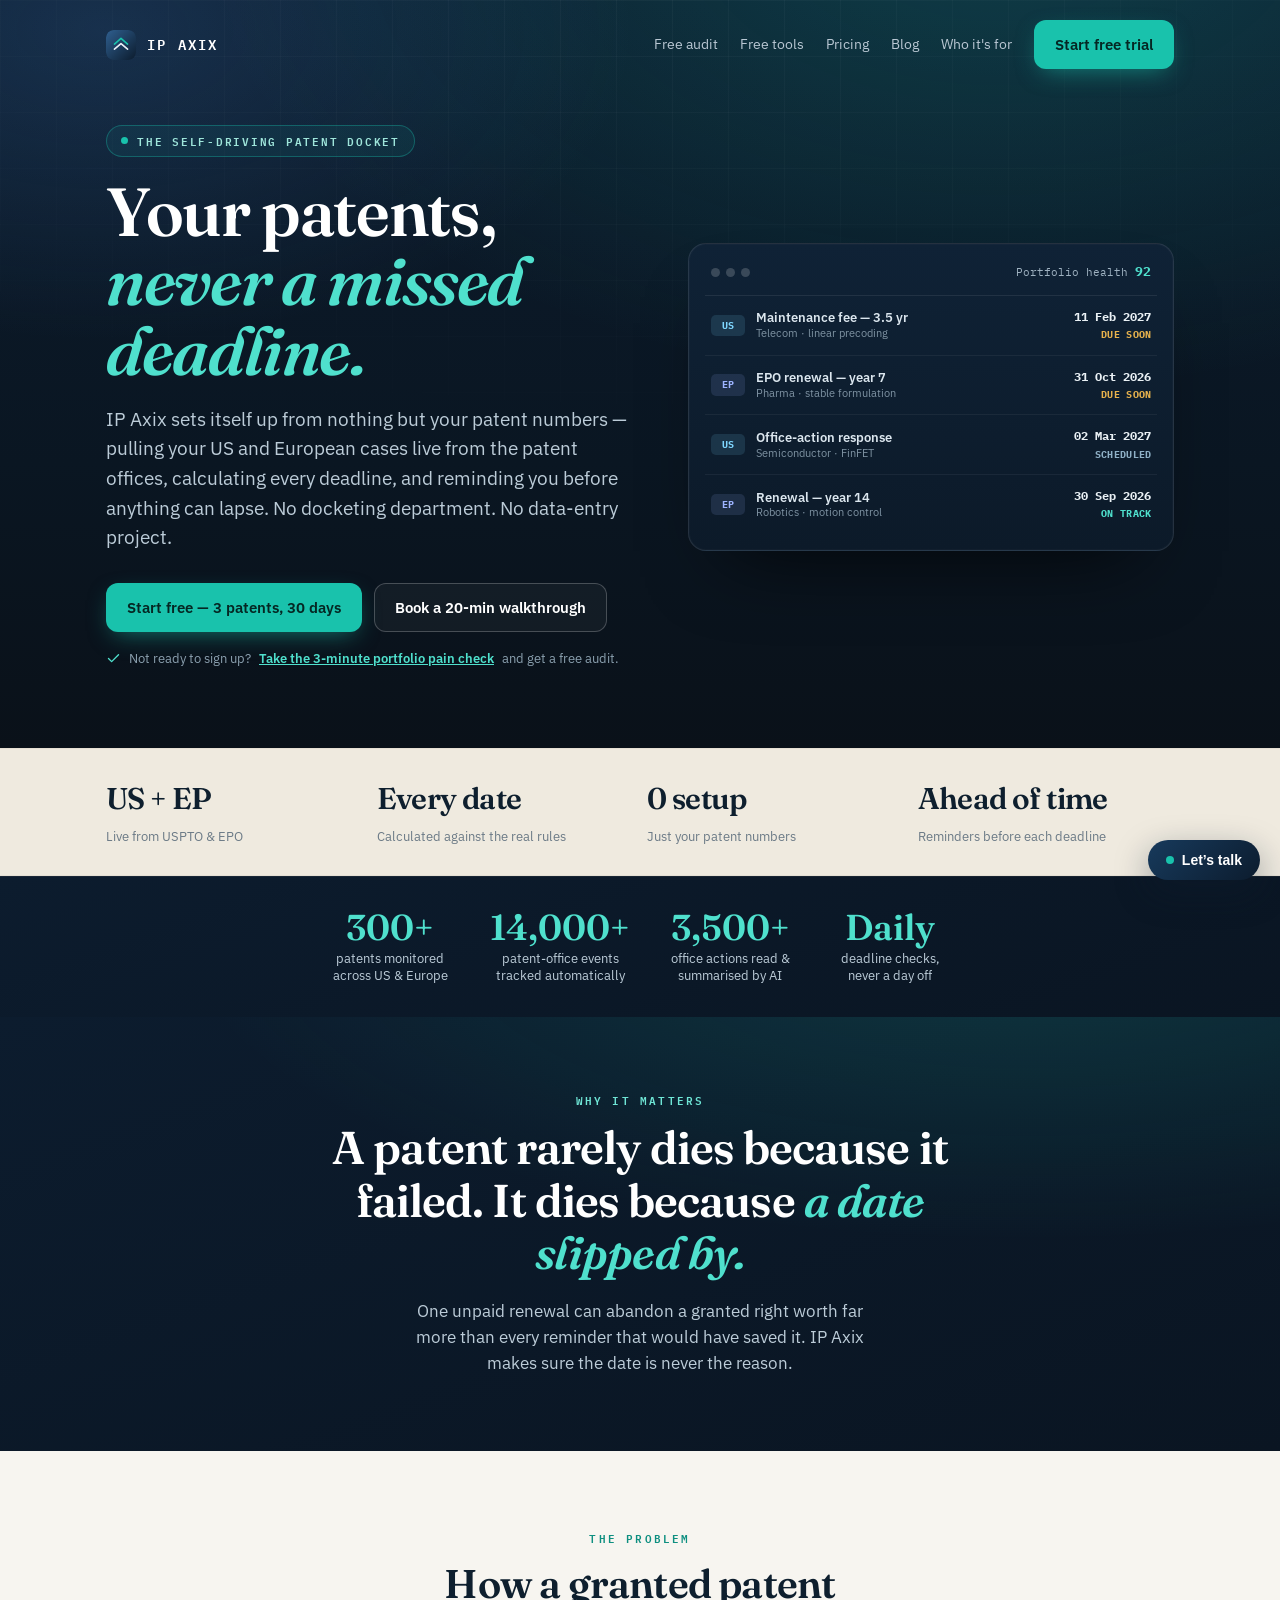
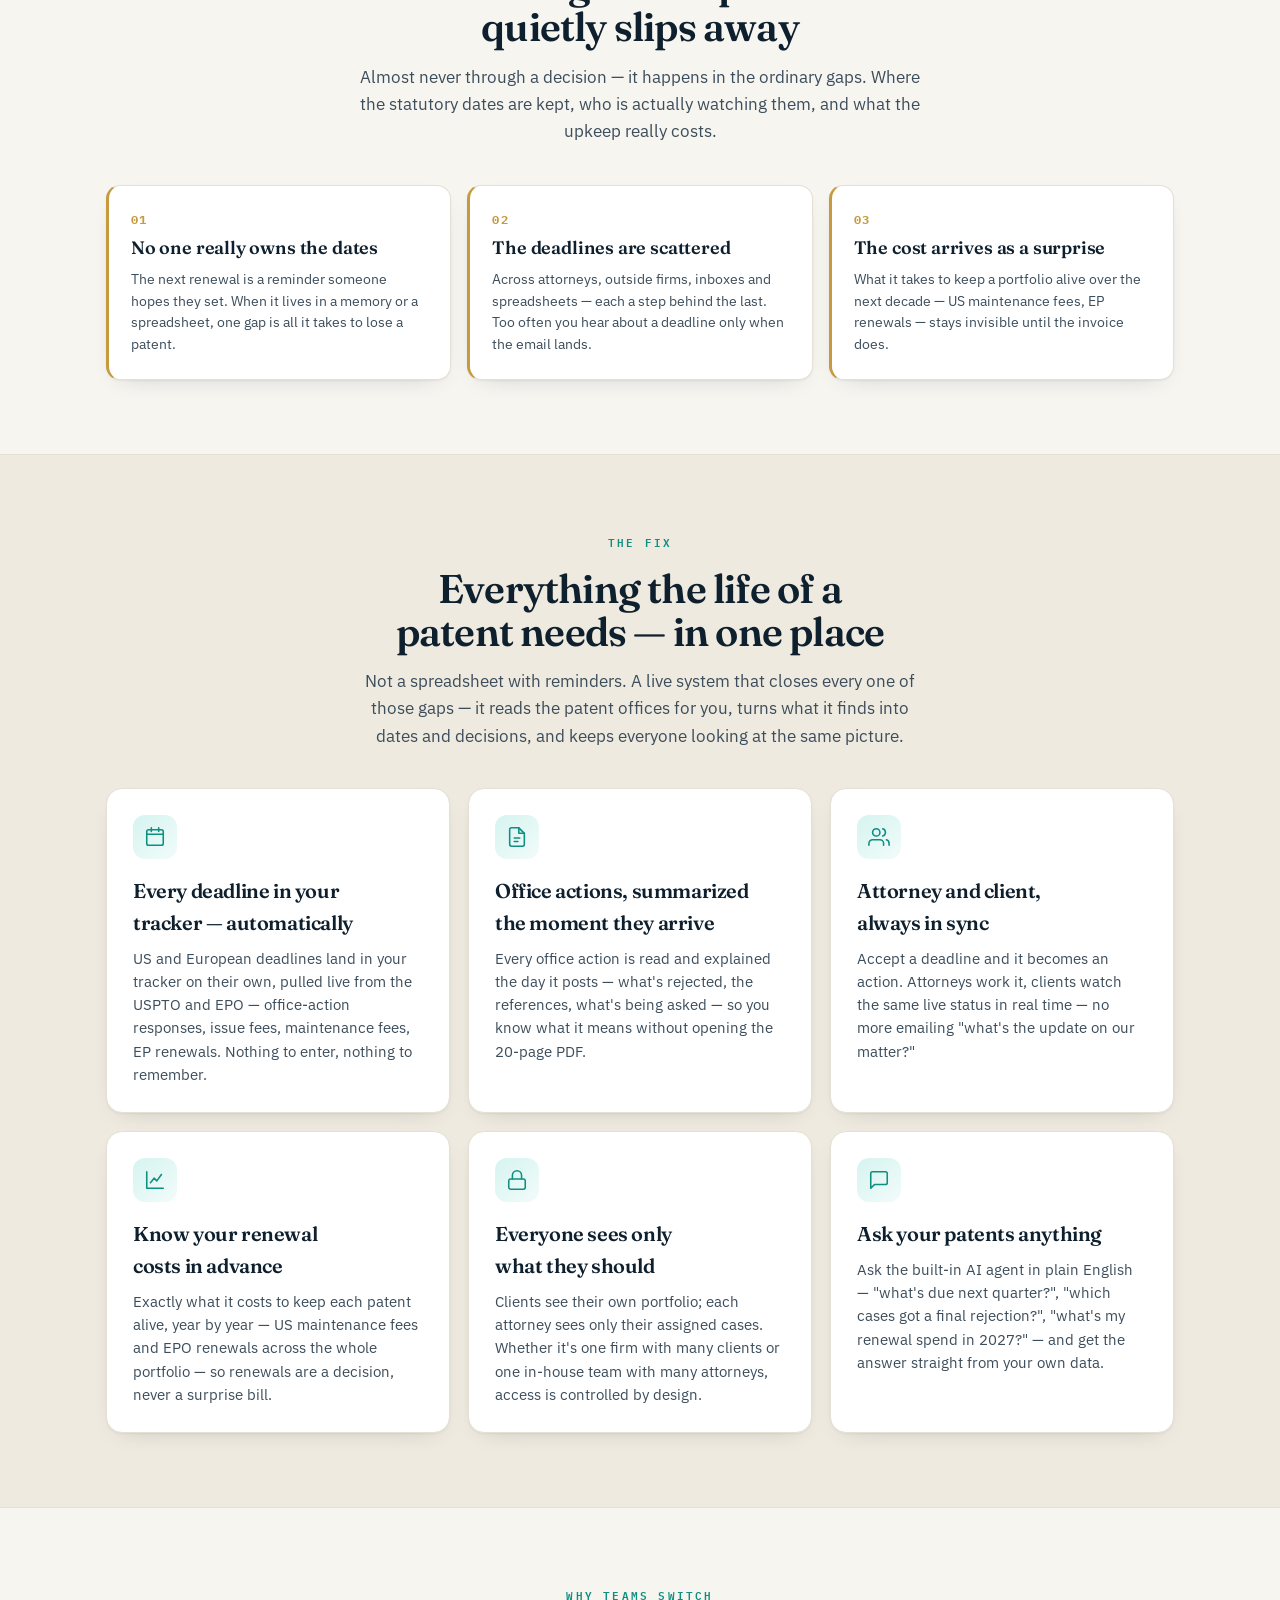
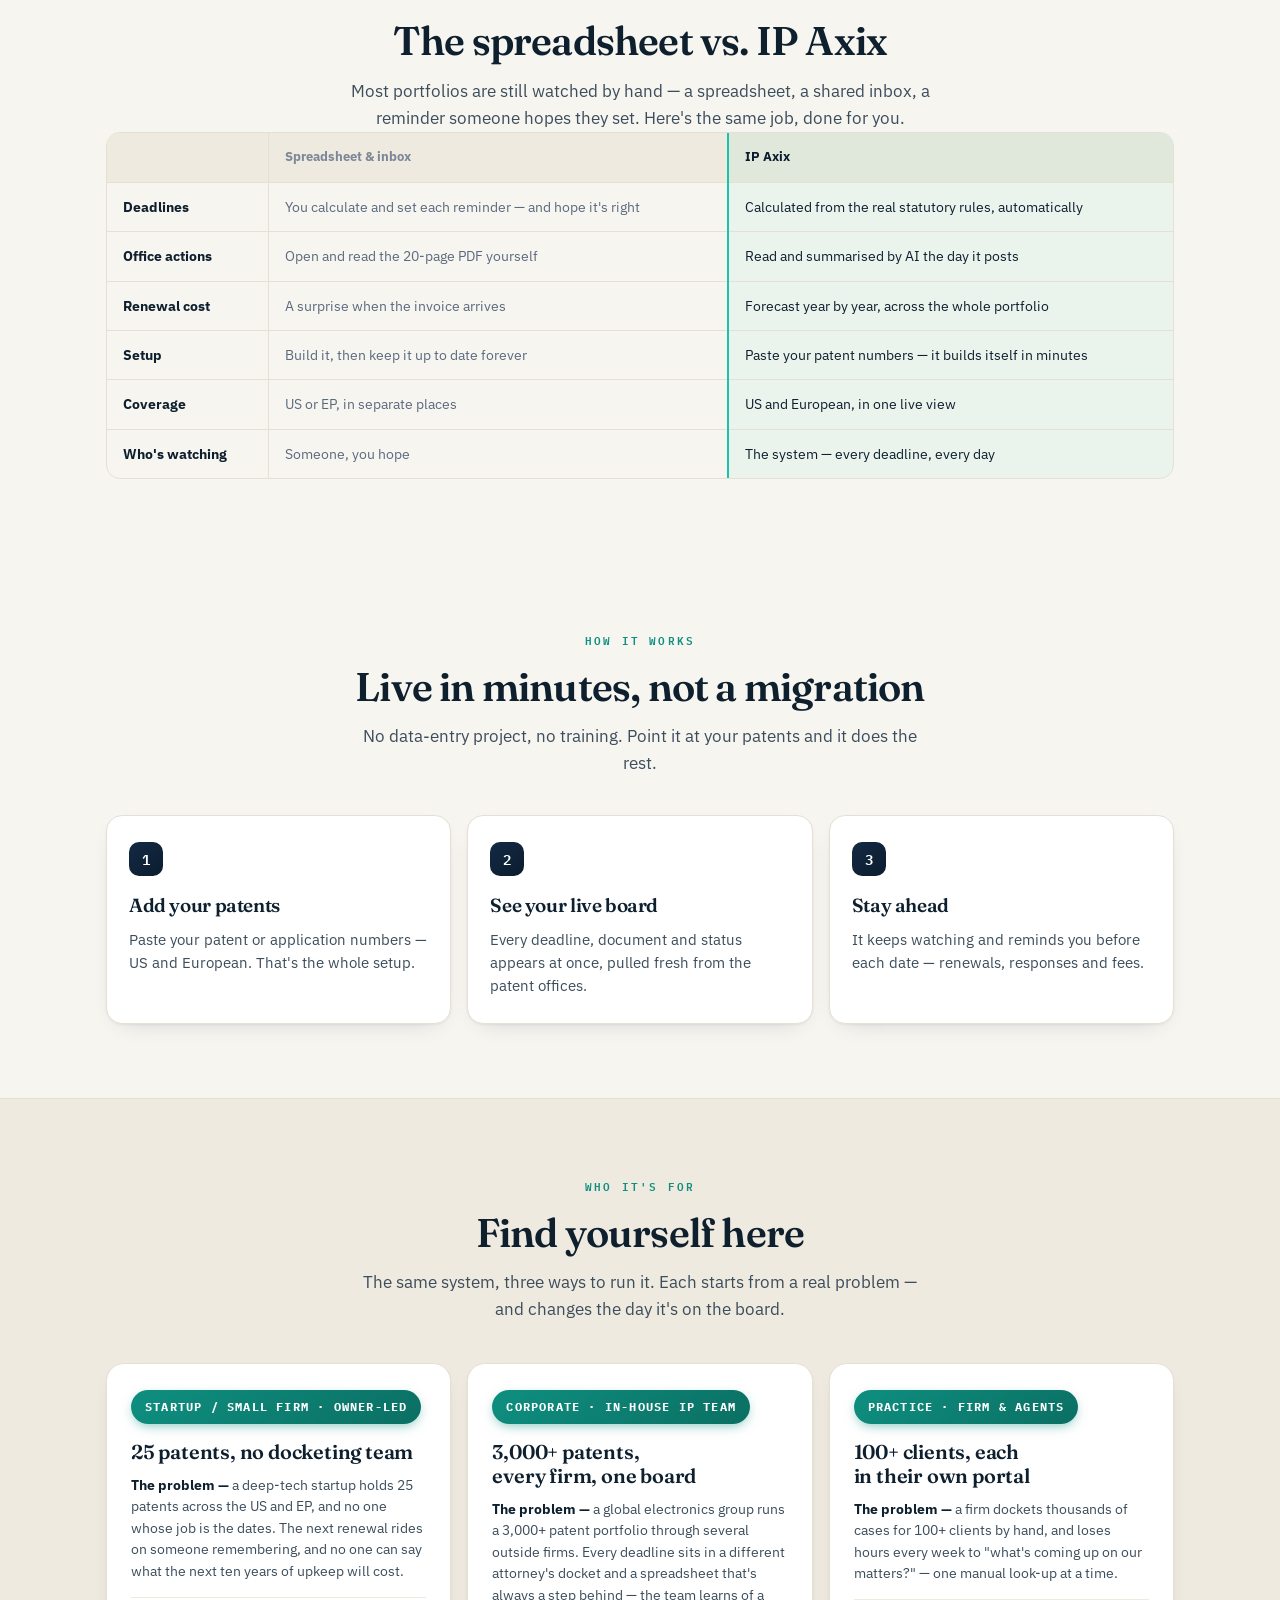
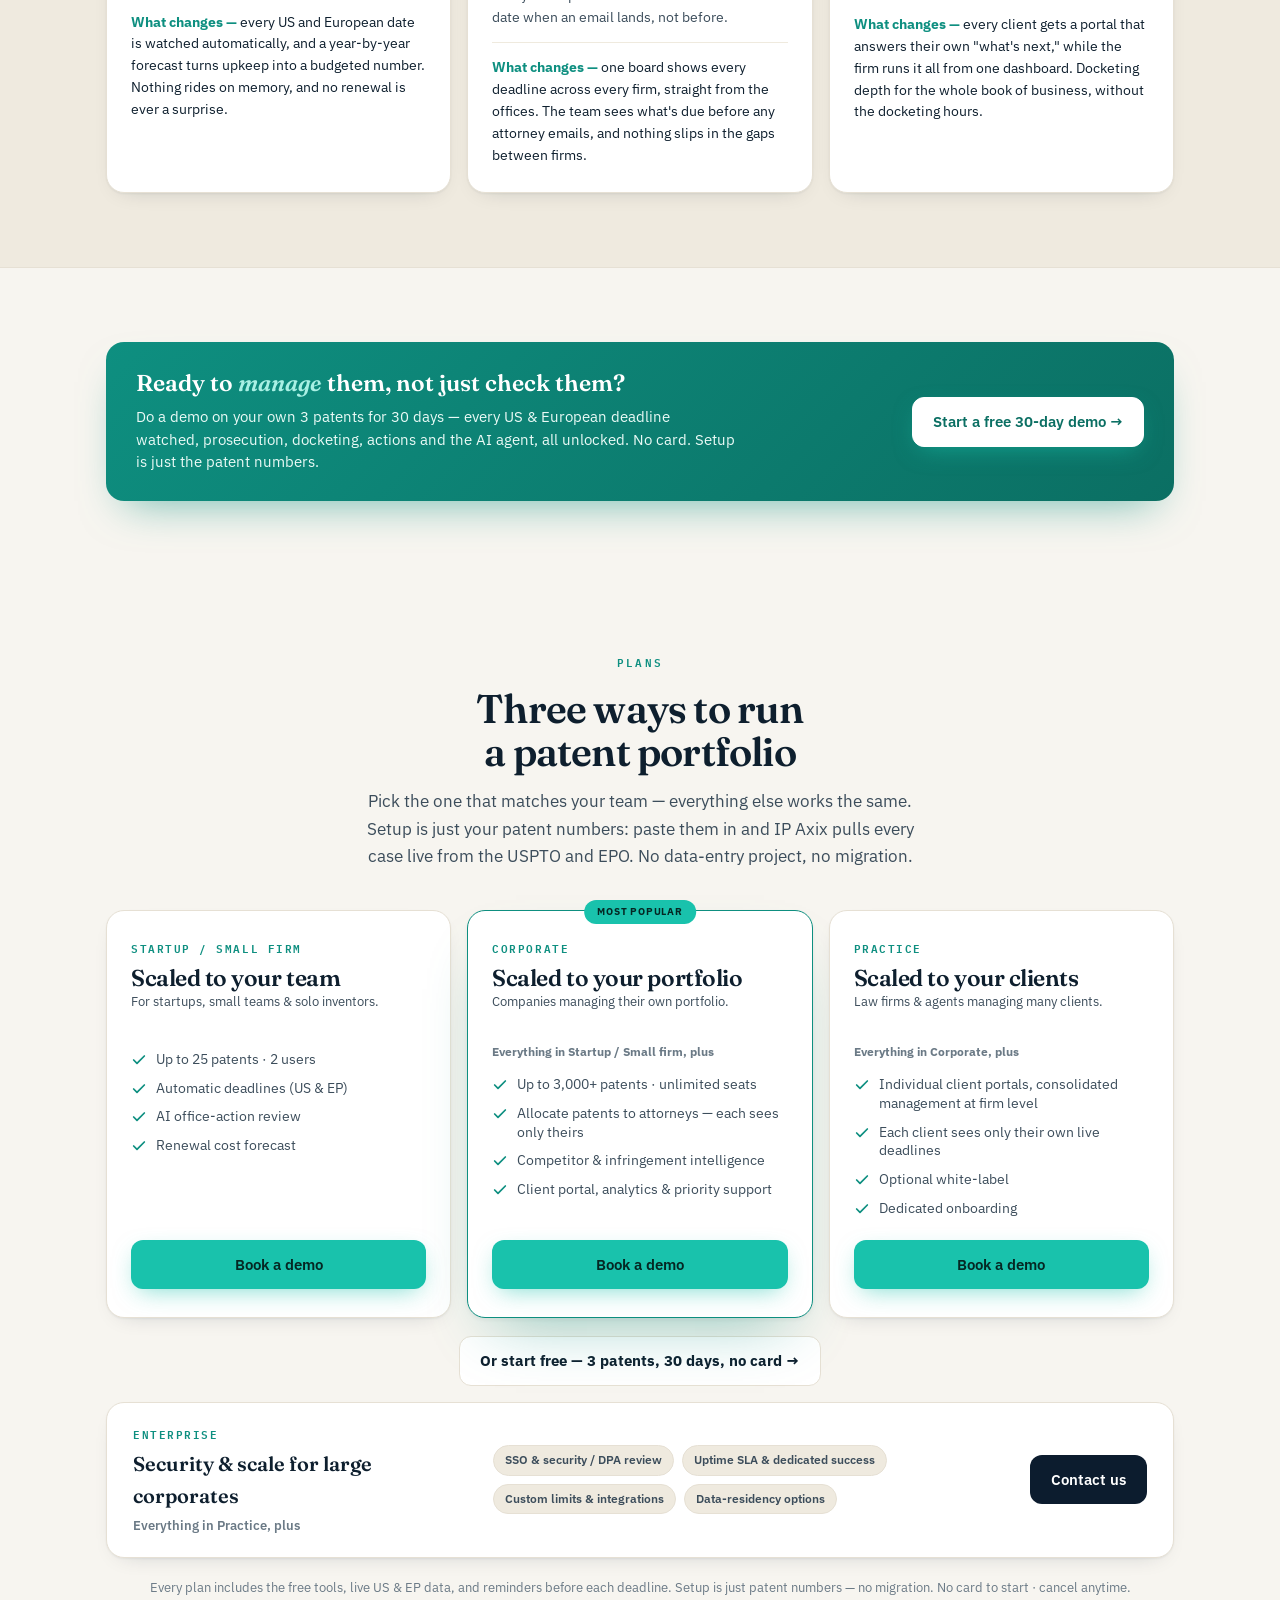
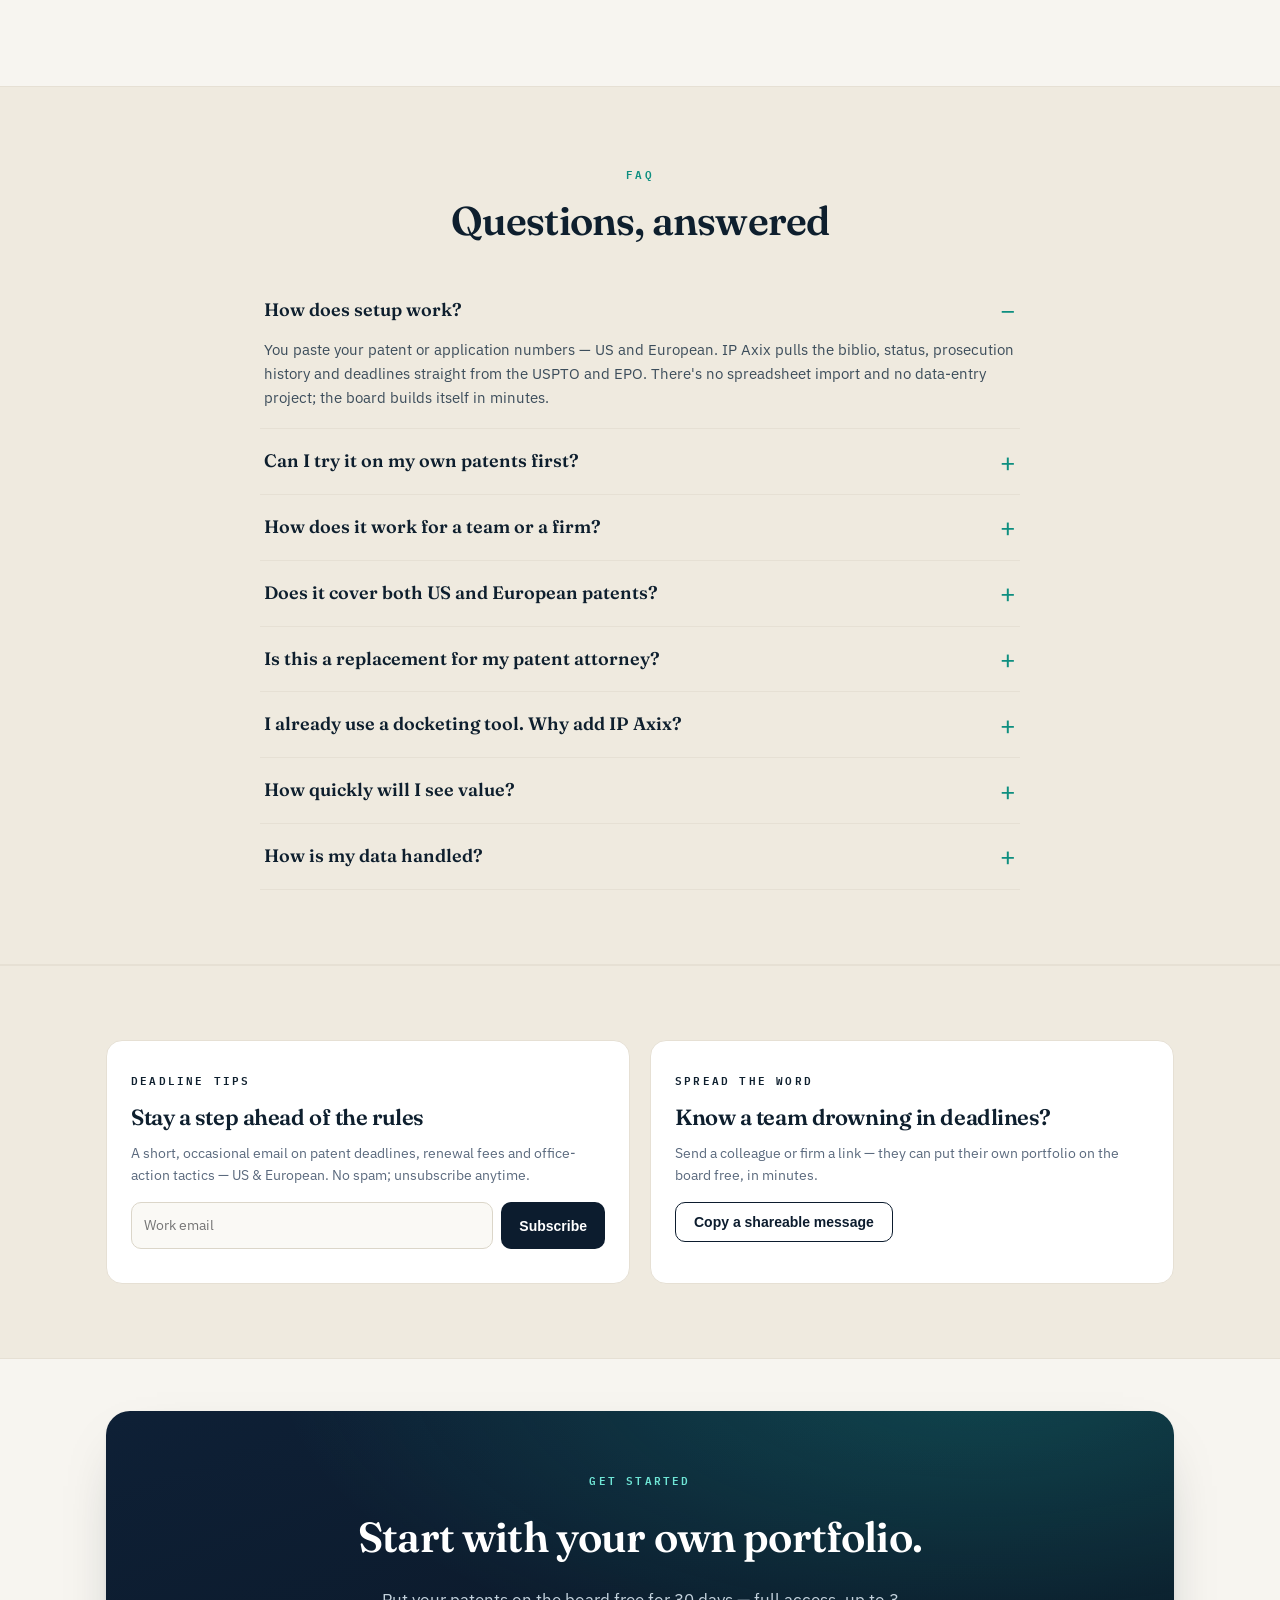
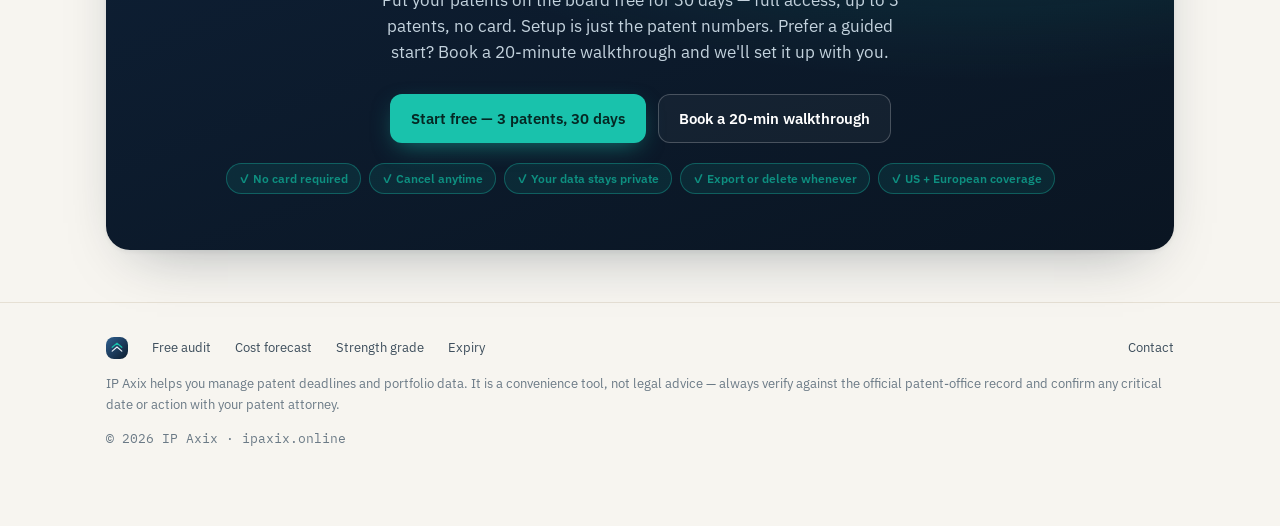
<file: index.html>
<!doctype html>
<html lang="en">
<head>
<meta charset="utf-8">
<meta name="viewport" content="width=device-width, initial-scale=1">
<title>IP Axix</title>
<link rel="canonical" href="https://ipaxix.online/">
<meta name="description" content="The self-driving patent docket. IP Axix pulls your US & European patents from the patent offices, calculates every deadline, and reminds you before anything lapses — no docketing department. Try the free tools instantly.">
<meta name="theme-color" content="#0C1C2E">
<link rel="preconnect" href="https://fonts.googleapis.com">
<link rel="preconnect" href="https://fonts.gstatic.com" crossorigin>
<link rel="stylesheet" href="https://fonts.googleapis.com/css2?family=Fraunces:opsz,wght@9..144,400;9..144,500;9..144,600;9..144,700;9..144,800&family=IBM+Plex+Sans:wght@400;500;600;700&family=IBM+Plex+Mono:wght@500;600&display=swap">
<style>
  :root{
    --ink:#0e1f2e; --ink-soft:#3c4d5b; --mut:#6b7a86;
    --paper:#f7f5f0; --paper-2:#efeadf; --card:#ffffff;
    --line:#e6e0d4; --line-soft:#efeade;
    --navy:#0c1c2e; --navy-2:#122a44; --teal:#0e8f80; --teal-bright:#19c2ac; --gold:#c79a3f;
    --accent:var(--teal);
    --sh-sm:0 1px 2px rgba(14,31,46,.05),0 8px 24px -16px rgba(14,31,46,.3);
    --sh-md:0 2px 4px rgba(14,31,46,.05),0 24px 60px -30px rgba(14,31,46,.4);
    --r:16px;
  }
  @media (prefers-color-scheme:dark){:root{
    --ink:#eef3f5; --ink-soft:#c4cfd6; --mut:#8a98a2; --paper:#0a1119; --paper-2:#0e1721; --card:#121d28;
    --line:#233240; --line-soft:#1b2732; --teal:#3fc8b6; --accent:#3fc8b6;
    --sh-sm:0 1px 2px rgba(0,0,0,.4),0 10px 30px -18px rgba(0,0,0,.8);
    --sh-md:0 2px 4px rgba(0,0,0,.45),0 30px 60px -30px rgba(0,0,0,.85);
  }}
  *{box-sizing:border-box}
  html{-webkit-text-size-adjust:100%;scroll-behavior:smooth}
  @media (prefers-reduced-motion:reduce){html{scroll-behavior:auto} *{animation:none!important;transition:none!important}}
  body{margin:0;background:var(--paper);color:var(--ink);font-family:"IBM Plex Sans",system-ui,-apple-system,sans-serif;line-height:1.6;-webkit-font-smoothing:antialiased}
  a{color:inherit}
  ::selection{background:rgba(25,194,172,.28)}
  .in{max-width:1120px;margin:0 auto;padding:0 26px}
  .mono{font-family:"IBM Plex Mono",ui-monospace,monospace;font-variant-numeric:tabular-nums}
  h1,h2,h3{font-family:"Fraunces",Georgia,serif;letter-spacing:-.02em;text-wrap:balance;margin:0}
  .eyebrow{font-family:"IBM Plex Mono",monospace;font-size:11px;font-weight:600;letter-spacing:.2em;text-transform:uppercase}

  .btn{display:inline-flex;align-items:center;gap:8px;text-decoration:none;font-weight:600;border-radius:12px;padding:12px 20px;font-size:14.5px;white-space:nowrap;border:1px solid transparent;cursor:pointer;transition:transform .16s ease,filter .16s ease,border-color .16s,background .16s}
  .btn.primary{background:var(--teal-bright);color:#052723;box-shadow:0 8px 24px -8px rgba(25,194,172,.6)}
  .btn.primary:hover{transform:translateY(-2px);filter:brightness(1.05)}
  .btn.ghost{border-color:rgba(255,255,255,.22);color:#fff;background:rgba(255,255,255,.04)}
  .btn.ghost:hover{border-color:rgba(255,255,255,.5);transform:translateY(-2px)}
  .btn.dark{background:var(--navy);color:#fff}.btn.dark:hover{transform:translateY(-2px);filter:brightness(1.12)}
  .btn.line{border-color:var(--line);color:var(--ink);background:var(--card)}.btn.line:hover{border-color:var(--accent);color:var(--accent)}

  .logo{display:inline-flex;line-height:0}
  .logo svg{width:30px;height:30px;border-radius:8px;display:block}
  .wordmark{font-family:"IBM Plex Mono",monospace;font-weight:600;letter-spacing:.16em;text-transform:uppercase;font-size:14px}

  /* ---------- HERO (dark cinematic) ---------- */
  .hero{position:relative;background:
      radial-gradient(120% 120% at 78% -10%, rgba(25,194,172,.20), transparent 52%),
      radial-gradient(90% 90% at 8% 4%, rgba(53,102,158,.28), transparent 46%),
      linear-gradient(180deg,#0c1c2e,#0a1622 62%,#0a1119);
    color:#eaf1f5;overflow:hidden}
  .hero:after{content:"";position:absolute;inset:0;background-image:
      linear-gradient(rgba(255,255,255,.035) 1px,transparent 1px),
      linear-gradient(90deg,rgba(255,255,255,.035) 1px,transparent 1px);
    background-size:56px 56px;mask-image:radial-gradient(120% 90% at 50% 0,#000,transparent 72%);pointer-events:none}
  nav.top{position:relative;z-index:3;display:flex;align-items:center;gap:12px 20px;flex-wrap:wrap;padding:20px 0}
  nav .brand{display:flex;align-items:center;gap:11px;text-decoration:none;color:#fff}
  nav .nlinks{display:flex;gap:6px 22px;flex-wrap:wrap;margin-left:auto;align-items:center;font-size:13.5px}
  nav .nlinks a{color:#b9c7d3;text-decoration:none;transition:color .15s} nav .nlinks a:hover{color:#fff}
  .hero .content{position:relative;z-index:3;display:grid;grid-template-columns:1.05fr .95fr;gap:44px;align-items:center;padding:36px 0 80px}
  @media(max-width:900px){.hero .content{grid-template-columns:1fr;gap:34px;padding:20px 0 60px}}
  .hpill{display:inline-flex;align-items:center;gap:9px;color:#9fe6db;border:1px solid rgba(25,194,172,.34);background:rgba(25,194,172,.08);border-radius:100px;padding:6px 14px}
  .hpill .live{width:7px;height:7px;border-radius:50%;background:#19c2ac;box-shadow:0 0 0 0 rgba(25,194,172,.7);animation:pl 2.2s infinite}
  @keyframes pl{0%{box-shadow:0 0 0 0 rgba(25,194,172,.6)}70%{box-shadow:0 0 0 7px rgba(25,194,172,0)}100%{box-shadow:0 0 0 0 rgba(25,194,172,0)}}
  .hero h1{font-weight:600;font-size:clamp(40px,6.4vw,68px);line-height:1.02;margin:20px 0 0;color:#fff}
  .hero h1 em{font-style:italic;color:#4fe0cd}
  .hero .sub{font-size:18.5px;color:#bcccd8;max-width:52ch;margin:20px 0 0}
  .hcta{display:flex;gap:12px;flex-wrap:wrap;margin-top:30px}
  .hnote{margin-top:16px;font-size:12.5px;color:#8ba0af;display:flex;align-items:center;gap:8px}
  .hnote svg{width:15px;height:15px;flex:0 0 auto;color:#4fe0cd}
  .heromark{opacity:.16;animation:fade 1s ease both}

  /* live-board glimpse */
  .glimpse{position:relative;background:linear-gradient(180deg,#0f2236,#0c1a29);border:1px solid rgba(255,255,255,.1);border-radius:18px;
    box-shadow:0 40px 80px -40px rgba(0,0,0,.8),0 0 0 1px rgba(255,255,255,.02) inset;padding:16px;animation:rise .7s cubic-bezier(.2,.7,.2,1) both}
  @keyframes rise{from{opacity:0;transform:translateY(18px) scale(.98)}to{opacity:1;transform:none}}
  @keyframes fade{from{opacity:0}to{opacity:.16}}
  .gbar{display:flex;align-items:center;justify-content:space-between;padding:2px 6px 12px;border-bottom:1px solid rgba(255,255,255,.08)}
  .gbar .dots{display:flex;gap:6px}.gbar .dots i{width:9px;height:9px;border-radius:50%;background:rgba(255,255,255,.18)}
  .gbar .score{font-family:"IBM Plex Mono",monospace;font-size:11px;color:#9fb2c1;display:flex;align-items:center;gap:7px}
  .gbar .score b{color:#4fe0cd;font-size:13px}
  .grow{display:grid;grid-template-columns:34px 1fr auto;gap:11px;align-items:center;padding:11px 6px;border-bottom:1px solid rgba(255,255,255,.055)}
  .grow:last-child{border-bottom:none}
  .jur{font-family:"IBM Plex Mono",monospace;font-size:9.5px;font-weight:700;text-align:center;padding:3px 0;border-radius:5px}
  .jur.us{color:#7fd7ff;background:rgba(127,215,255,.13)} .jur.ep{color:#9db4ff;background:rgba(157,180,255,.13)}
  .grow .t{font-size:12.5px;color:#dbe6ee;font-weight:600;line-height:1.25}
  .grow .t small{display:block;color:#7f93a3;font-weight:400;font-size:10.5px;margin-top:1px}
  .grow .d{text-align:right;font-family:"IBM Plex Mono",monospace;font-size:11px;white-space:nowrap}
  .grow .d b{display:block;color:#eaf1f5;font-size:12px}
  .grow .d span{font-size:9.5px;font-weight:700;letter-spacing:.03em;text-transform:uppercase}
  .d.soon span{color:#e7b24d}.d.ok span{color:#4fe0cd}.d.up span{color:#8fb0c6}

  /* ---------- light sections ---------- */
  .sec{padding:74px 0}
  .sec.tight{padding:52px 0}
  .band{text-align:center;max-width:64ch;margin:0 auto}
  .band .eyebrow{color:var(--teal)}
  .band h2{font-weight:600;font-size:clamp(27px,3.7vw,40px);line-height:1.08;margin:12px 0 0}
  .band .lede{color:var(--ink-soft);font-size:17px;margin:15px auto 0;max-width:58ch}

  .metrics{border-top:1px solid var(--line);border-bottom:1px solid var(--line);background:var(--paper-2)}
  .metrics .in{display:grid;grid-template-columns:repeat(4,1fr);gap:14px;padding:26px 26px}
  @media(max-width:720px){.metrics .in{grid-template-columns:repeat(2,1fr);gap:22px 14px}}
  .metric b{display:block;font-family:"Fraunces",serif;font-weight:600;font-size:30px;color:var(--ink);letter-spacing:-.02em}
  .metric span{font-size:12.5px;color:var(--mut)}

  .vp{display:grid;grid-template-columns:repeat(3,1fr);gap:18px;margin-top:38px}
  @media(max-width:960px){.vp{grid-template-columns:1fr 1fr}}
  @media(max-width:600px){.vp{grid-template-columns:1fr}}
  .prop{background:var(--card);border:1px solid var(--line);border-radius:var(--r);padding:26px;box-shadow:var(--sh-sm);transition:transform .18s,box-shadow .18s,border-color .18s}
  .prop:hover{transform:translateY(-4px);box-shadow:var(--sh-md);border-color:color-mix(in srgb,var(--accent) 40%,var(--line))}
  .prop .ic{width:44px;height:44px;border-radius:12px;display:flex;align-items:center;justify-content:center;background:linear-gradient(140deg,rgba(25,194,172,.18),rgba(25,194,172,.06));color:var(--teal);margin-bottom:16px}
  .prop .ic svg{width:22px;height:22px;fill:none;stroke:currentColor;stroke-width:1.7;stroke-linecap:round;stroke-linejoin:round}
  .prop h3{font-weight:600;font-size:20px;margin:0 0 8px}
  .prop p{margin:0;font-size:14.5px;color:var(--ink-soft)}

  .steps{display:grid;grid-template-columns:repeat(3,1fr);gap:16px;margin-top:38px;counter-reset:s}
  @media(max-width:720px){.steps{grid-template-columns:1fr}}
  .step{position:relative;padding:26px 22px;border:1px solid var(--line);border-radius:var(--r);background:var(--card);box-shadow:var(--sh-sm)}
  .step .n{display:inline-flex;align-items:center;justify-content:center;width:34px;height:34px;border-radius:10px;font-family:"IBM Plex Mono",monospace;font-size:14px;font-weight:600;color:#fff;background:linear-gradient(140deg,var(--navy-2),var(--navy));margin-bottom:14px}
  .step h3{font-weight:600;font-size:19px;margin:0 0 7px}
  .step p{margin:0;font-size:14.5px;color:var(--ink-soft)}

  .tools{display:grid;grid-template-columns:repeat(auto-fit,minmax(230px,1fr));gap:14px;margin-top:38px;text-align:left}
  .toolcard{display:flex;flex-direction:column;text-decoration:none;background:var(--card);border:1px solid var(--line);border-radius:var(--r);padding:22px;box-shadow:var(--sh-sm);transition:transform .18s,box-shadow .18s,border-color .18s}
  .toolcard:hover{transform:translateY(-4px);box-shadow:var(--sh-md);border-color:color-mix(in srgb,var(--accent) 45%,var(--line))}
  .toolcard .k{font-family:"IBM Plex Mono",monospace;font-size:10px;font-weight:600;letter-spacing:.13em;text-transform:uppercase;color:var(--teal)}
  .toolcard b{display:block;font-family:"Fraunces",serif;font-size:19px;font-weight:600;margin:9px 0 6px}
  .toolcard span{font-size:13.5px;color:var(--ink-soft);flex:1}
  .toolcard .go{margin-top:14px;font-size:12.5px;font-weight:600;color:var(--teal)}

  .who{display:grid;grid-template-columns:repeat(3,1fr);gap:16px;margin-top:38px}
  @media(max-width:900px){.who{grid-template-columns:1fr}}
  .whobox{background:var(--card);border:1px solid var(--line);border-radius:var(--r);padding:26px;box-shadow:var(--sh-sm)}
  .whobox .tag{font-family:"IBM Plex Mono",monospace;font-size:10px;font-weight:600;letter-spacing:.11em;text-transform:uppercase;color:var(--teal)}
  .whobox h3{font-weight:600;font-size:20px;margin:9px 0 8px}
  .whobox p{margin:0;font-size:14.5px;color:var(--ink-soft)}

  /* closing */
  .close{position:relative;overflow:hidden;background:
      radial-gradient(120% 130% at 82% -10%, rgba(25,194,172,.26), transparent 55%),
      linear-gradient(160deg,#0e2036,#0a1522);
    color:#fff;border-radius:24px;padding:56px 40px;text-align:center;box-shadow:var(--sh-md)}
  .close .eyebrow{color:#6fe6d6}
  .close h2{color:#fff;font-weight:600;font-size:clamp(28px,4.2vw,42px);margin-top:12px}
  .close p{color:#c3d2dd;font-size:16.5px;max-width:52ch;margin:15px auto 0}
  .close .btns{display:flex;gap:12px;justify-content:center;flex-wrap:wrap;margin-top:28px}

  footer{border-top:1px solid var(--line);padding:34px 0 64px;color:var(--mut);font-size:12.5px;line-height:1.7}
  footer .frow{display:flex;gap:10px 24px;flex-wrap:wrap;margin-bottom:14px;align-items:center}
  footer a{color:var(--ink-soft);text-decoration:none;cursor:pointer} footer a:hover{color:var(--accent)}
  footer .sp{flex:1}

  /* pricing */
  .pricing{display:grid;grid-template-columns:repeat(3,1fr);gap:16px;margin-top:40px;align-items:stretch}
  @media(max-width:820px){.pricing{grid-template-columns:1fr;max-width:420px;margin-left:auto;margin-right:auto}}
  .tier{display:flex;flex-direction:column;background:var(--card);border:1px solid var(--line);border-radius:18px;padding:28px 24px;box-shadow:var(--sh-sm);transition:transform .18s,box-shadow .18s}
  .tier:hover{transform:translateY(-4px);box-shadow:var(--sh-md)}
  .tier.feat{border-color:var(--teal);box-shadow:0 2px 4px rgba(14,31,46,.05),0 30px 60px -28px rgba(14,143,128,.45)}
  .tier{position:relative}
  .tier .badge{position:absolute;top:-11px;left:50%;transform:translateX(-50%);background:var(--teal-bright);color:#052723;font-size:10px;font-weight:800;letter-spacing:.08em;text-transform:uppercase;padding:4px 13px;border-radius:100px;white-space:nowrap}
  .tier .tname{font-family:"IBM Plex Mono",monospace;font-size:11px;font-weight:600;letter-spacing:.14em;text-transform:uppercase;color:var(--teal)}
  .tier .price{font-family:"Fraunces",serif;font-weight:600;font-size:38px;letter-spacing:-.02em;margin:10px 0 2px;line-height:1}
  .tier .price small{font-family:"IBM Plex Sans",sans-serif;font-size:14px;font-weight:500;color:var(--mut)}
  .tier .for{font-size:13px;color:var(--ink-soft);min-height:40px;margin-bottom:4px}
  .tier ul{list-style:none;padding:0;margin:14px 0 22px;display:flex;flex-direction:column;gap:10px;flex:1}
  .tier li{font-size:13.5px;color:var(--ink-soft);display:flex;gap:9px;align-items:flex-start;line-height:1.4}
  .tier li svg{width:16px;height:16px;flex:0 0 auto;color:var(--teal);margin-top:2px;stroke:currentColor;fill:none;stroke-width:2.6;stroke-linecap:round;stroke-linejoin:round}
  .tier .btn{width:100%;justify-content:center}
  .pricenote{text-align:center;font-size:13px;color:var(--mut);margin-top:20px}

  /* faq */
  .faq{max-width:760px;margin:36px auto 0}
  .faq details{border-bottom:1px solid var(--line)}
  .faq summary{cursor:pointer;list-style:none;padding:18px 4px;font-family:"Fraunces",serif;font-weight:600;font-size:18px;display:flex;justify-content:space-between;align-items:center;gap:14px;color:var(--ink)}
  .faq summary::-webkit-details-marker{display:none}
  .faq summary::after{content:"+";font-family:"IBM Plex Sans",sans-serif;font-weight:400;color:var(--teal);font-size:26px;line-height:1;transition:transform .2s}
  .faq details[open] summary::after{content:"\2212"}
  .faq p{margin:-4px 4px 18px;font-size:14.5px;color:var(--ink-soft);line-height:1.65}

  /* case studies */
  .cases{display:grid;grid-template-columns:repeat(3,1fr);gap:16px;margin-top:40px}
  @media(max-width:900px){.cases{grid-template-columns:1fr}}
  .case{background:var(--card);border:1px solid var(--line);border-radius:18px;padding:26px 24px;box-shadow:var(--sh-sm);display:flex;flex-direction:column;transition:transform .18s,box-shadow .18s,border-color .18s}
  .case:hover{transform:translateY(-4px);box-shadow:var(--sh-md);border-color:color-mix(in srgb,var(--accent) 40%,var(--line))}
  .case .tag{align-self:flex-start;font-family:"IBM Plex Mono",monospace;font-size:12px;font-weight:700;letter-spacing:.1em;text-transform:uppercase;color:#fff;background:linear-gradient(140deg,var(--teal),#0b6f63);padding:7px 14px;border-radius:100px;box-shadow:0 4px 12px -3px rgba(14,143,128,.55)}
  .case h3{font-family:"Fraunces",serif;font-weight:600;font-size:20px;margin:16px 0 0;letter-spacing:-.01em;line-height:1.2}
  .case .sit{font-size:13.5px;color:var(--ink-soft);margin:11px 0 0;line-height:1.6}
  .case .out{font-size:13.5px;color:var(--ink);margin:14px 0 0;line-height:1.62;padding-top:14px;border-top:1px solid var(--line-soft)}
  .case .out b{color:var(--teal);font-weight:700}
  .case .sit b{color:var(--ink);font-weight:700}

  /* problem cards */
  .probs{display:grid;grid-template-columns:repeat(3,1fr);gap:16px;margin-top:40px}
  @media(max-width:900px){.probs{grid-template-columns:1fr}}
  .probcard{background:var(--card);border:1px solid var(--line);border-left:3px solid var(--gold);border-radius:14px;padding:24px 22px;box-shadow:var(--sh-sm)}
  .probcard .pnum{font-family:"IBM Plex Mono",monospace;font-size:12px;font-weight:700;letter-spacing:.12em;color:var(--gold)}
  .probcard h3{font-family:"Fraunces",serif;font-weight:600;font-size:18px;margin:8px 0 0;letter-spacing:-.01em;line-height:1.25}
  .probcard p{font-size:13.5px;color:var(--ink-soft);margin:9px 0 0;line-height:1.6}
</style>
<script type="application/ld+json">
{"@context":"https://schema.org","@type":"Organization","name":"IP Axix","url":"https://ipaxix.online","description":"IP Axix is a patent-portfolio management platform that automatically tracks every US and European patent deadline, reads and summarises office actions, and forecasts renewal costs — so a date is never the reason a patent lapses.","sameAs":[]}
</script>
<script type="application/ld+json">
{"@context":"https://schema.org","@type":"WebSite","name":"IP Axix","url":"https://ipaxix.online"}
</script>
<script type="application/ld+json">
{"@context":"https://schema.org","@type":"FAQPage","mainEntity":[
{"@type":"Question","name":"How does IP Axix setup work?","acceptedAnswer":{"@type":"Answer","text":"You paste your patent or application numbers — US and European. IP Axix pulls the bibliographic data, status, prosecution history and deadlines straight from the USPTO and EPO. There is no spreadsheet import and no data-entry project; the board builds itself in minutes."}},
{"@type":"Question","name":"Can I try IP Axix on my own patents first?","acceptedAnswer":{"@type":"Answer","text":"Yes. Start a free trial and manage up to 3 patents for 30 days with full access to every feature — no card required. When you are ready for more, move to a paid plan and your patents and history carry over."}},
{"@type":"Question","name":"Does IP Axix cover both US and European patents?","acceptedAnswer":{"@type":"Answer","text":"Yes. Status, dates and deadlines come live from the USPTO (US) and the EPO (European), including US maintenance fees and EPO renewal fees, calculated against the real statutory rules."}},
{"@type":"Question","name":"Is IP Axix a replacement for my patent attorney?","acceptedAnswer":{"@type":"Answer","text":"No. IP Axix is a docketing and monitoring tool that makes sure a date is never missed. It is not legal advice — always verify critical dates and actions against the official record with your patent attorney."}},
{"@type":"Question","name":"I already use a docketing tool. Why add IP Axix?","acceptedAnswer":{"@type":"Answer","text":"Most docketing systems only track what someone remembered to enter, and stop at the date. IP Axix pulls the deadlines itself from the USPTO and EPO, reads and summarises every office action, and forecasts renewal costs — so it catches the cases that never made it into your tool and explains what each action means. Many teams run it alongside their existing setup as a safety net."}},
{"@type":"Question","name":"How quickly will I see value with IP Axix?","acceptedAnswer":{"@type":"Answer","text":"Minutes. Paste your patent numbers and your live board builds itself — every deadline, document and status, pulled fresh from the patent offices. You can also see your own portfolio watched with the free audit before you speak to anyone."}},
{"@type":"Question","name":"How is my data handled?","acceptedAnswer":{"@type":"Answer","text":"The free tools run on the public patent-office record and do not tie a lookup to you. If you ask IP Axix to monitor a portfolio, your data is used only to run your account and send your reminders — never sold or shared. You can export or delete it whenever you want."}}]}
</script>
</head>
<body>

<!-- ===== HERO ===== -->
<div class="hero">
  <div class="in">
    <nav class="top">
      <a class="brand" href="/">
        <span class="logo"><svg viewBox="0 0 64 64" xmlns="http://www.w3.org/2000/svg" role="img" aria-label="IP Axix">
          <defs><linearGradient id="ipxNav" x1="0" y1="0" x2="1" y2="1"><stop offset="0" stop-color="#2f5f8f"/><stop offset="1" stop-color="#0c1c2e"/></linearGradient></defs>
          <rect width="64" height="64" rx="15" fill="url(#ipxNav)"/>
          <polyline points="18,41 32,29 46,41" fill="none" stroke="#EAF1F8" stroke-width="3.4" stroke-linecap="round" stroke-linejoin="round"/>
          <polyline points="18,30 32,18 46,30" fill="none" stroke="#19c2ac" stroke-width="3.4" stroke-linecap="round" stroke-linejoin="round"/>
        </svg></span>
        <span class="wordmark">IP Axix</span>
      </a>
      <div class="nlinks">
        <a href="/pain-check">Free audit</a>
        <a href="https://audit.ipaxix.online/" target="_blank" rel="noopener">Free tools</a>
        <a href="#pricing">Pricing</a>
        <a href="/blog/">Blog</a>
        <a href="#who">Who it's for</a>
        <a class="btn primary" href="https://patent-platform.vercel.app/?trial=1" target="_blank" rel="noopener">Start free trial</a>
      </div>
    </nav>

    <div class="content">
      <div>
        <span class="hpill"><span class="live"></span><span class="eyebrow" style="letter-spacing:.16em">The self-driving patent docket</span></span>
        <h1>Your patents, <em>never a missed deadline.</em></h1>
        <p class="sub">IP Axix sets itself up from nothing but your patent numbers — pulling your US and European cases live from the patent offices, calculating every deadline, and reminding you before anything can lapse. No docketing department. No data-entry project.</p>
        <div class="hcta">
          <a class="btn primary" href="https://patent-platform.vercel.app/?trial=1" target="_blank" rel="noopener">Start free — 3 patents, 30 days</a>
          <a class="btn ghost" href="https://cal.com/ipaxix/20min" target="_blank" rel="noopener">Book a 20-min walkthrough</a>
        </div>
        <div class="hnote">
          <svg viewBox="0 0 24 24" fill="none" stroke="currentColor" stroke-width="2.2" stroke-linecap="round" stroke-linejoin="round"><path d="M20 6 9 17l-5-5"/></svg>
          Not ready to sign up? <a href="/pain-check" style="color:#4fe0cd;font-weight:600">Take the 3-minute portfolio pain check</a> and get a free audit.
        </div>
      </div>

      <!-- live-board glimpse -->
      <div class="glimpse" aria-hidden="true">
        <div class="gbar"><div class="dots"><i></i><i></i><i></i></div><div class="score">Portfolio health <b>92</b></div></div>
        <div class="grow"><span class="jur us">US</span><div class="t">Maintenance fee — 3.5&nbsp;yr<small>Telecom · linear precoding</small></div><div class="d soon"><b>11 Feb 2027</b><span>Due soon</span></div></div>
        <div class="grow"><span class="jur ep">EP</span><div class="t">EPO renewal — year&nbsp;7<small>Pharma · stable formulation</small></div><div class="d soon"><b>31 Oct 2026</b><span>Due soon</span></div></div>
        <div class="grow"><span class="jur us">US</span><div class="t">Office-action response<small>Semiconductor · FinFET</small></div><div class="d up"><b>02 Mar 2027</b><span>Scheduled</span></div></div>
        <div class="grow"><span class="jur ep">EP</span><div class="t">Renewal — year&nbsp;14<small>Robotics · motion control</small></div><div class="d ok"><b>30 Sep 2026</b><span>On track</span></div></div>
      </div>
    </div>
  </div>
</div>

<!-- ===== METRICS ===== -->
<div class="metrics"><div class="in">
  <div class="metric"><b>US + EP</b><span>Live from USPTO &amp; EPO</span></div>
  <div class="metric"><b>Every date</b><span>Calculated against the real rules</span></div>
  <div class="metric"><b>0 setup</b><span>Just your patent numbers</span></div>
  <div class="metric"><b>Ahead of time</b><span>Reminders before each deadline</span></div>
</div></div>

<!-- ===== PROOF (real aggregate figures — no client names, no patent numbers) ===== -->
<div style="background:linear-gradient(160deg,#0c1c2e,#0a1522);color:#fff;border-top:1px solid rgba(255,255,255,.06)">
  <div class="in" style="padding:32px 26px;display:flex;flex-wrap:wrap;gap:22px 40px;align-items:flex-start;justify-content:center;text-align:center">
    <div style="min-width:120px"><div style="font-family:Fraunces,Georgia,serif;font-weight:600;font-size:clamp(28px,4vw,36px);color:#4fe0cd;line-height:1">300+</div><div style="font-size:12.5px;color:#bcccd8;margin-top:5px;line-height:1.4">patents monitored<br>across US &amp; Europe</div></div>
    <div style="min-width:120px"><div style="font-family:Fraunces,Georgia,serif;font-weight:600;font-size:clamp(28px,4vw,36px);color:#4fe0cd;line-height:1">14,000+</div><div style="font-size:12.5px;color:#bcccd8;margin-top:5px;line-height:1.4">patent-office events<br>tracked automatically</div></div>
    <div style="min-width:120px"><div style="font-family:Fraunces,Georgia,serif;font-weight:600;font-size:clamp(28px,4vw,36px);color:#4fe0cd;line-height:1">3,500+</div><div style="font-size:12.5px;color:#bcccd8;margin-top:5px;line-height:1.4">office actions read &amp;<br>summarised by AI</div></div>
    <div style="min-width:120px"><div style="font-family:Fraunces,Georgia,serif;font-weight:600;font-size:clamp(28px,4vw,36px);color:#4fe0cd;line-height:1">Daily</div><div style="font-size:12.5px;color:#bcccd8;margin-top:5px;line-height:1.4">deadline checks,<br>never a day off</div></div>
  </div>
</div>

<!-- ===== STATEMENT ===== -->
<div style="background:radial-gradient(120% 130% at 80% -20%,rgba(25,194,172,.18),transparent 55%),linear-gradient(160deg,#0c1c2e,#0a1522);color:#fff;overflow:hidden;position:relative">
  <div class="in" style="padding:74px 26px;text-align:center;position:relative;z-index:2">
    <div class="eyebrow" style="color:#6fe6d6">Why it matters</div>
    <p style="font-family:Fraunces,Georgia,serif;font-weight:600;font-size:clamp(27px,4.4vw,46px);line-height:1.14;letter-spacing:-.02em;max-width:22ch;margin:14px auto 0;color:#fff">A patent rarely dies because it failed. It dies because <em style="font-style:italic;color:#4fe0cd">a date slipped by.</em></p>
    <p style="font-size:16.5px;color:#bcccd8;max-width:48ch;margin:18px auto 0;line-height:1.6">One unpaid renewal can abandon a granted right worth far more than every reminder that would have saved it. IP Axix makes sure the date is never the reason.</p>
  </div>
</div>

<!-- ===== PROBLEM ===== -->
<section class="sec" id="problem"><div class="in">
  <div class="band"><span class="eyebrow">The problem</span>
    <h2>How a granted patent quietly slips away</h2>
    <p class="lede">Almost never through a decision — it happens in the ordinary gaps. Where the statutory dates are kept, who is actually watching them, and what the upkeep really costs.</p></div>
  <div class="probs">
    <div class="probcard"><div class="pnum">01</div><h3>No one really owns the dates</h3><p>The next renewal is a reminder someone hopes they set. When it lives in a memory or a spreadsheet, one gap is all it takes to lose a patent.</p></div>
    <div class="probcard"><div class="pnum">02</div><h3>The deadlines are scattered</h3><p>Across attorneys, outside firms, inboxes and spreadsheets — each a step behind the last. Too often you hear about a deadline only when the email lands.</p></div>
    <div class="probcard"><div class="pnum">03</div><h3>The cost arrives as a surprise</h3><p>What it takes to keep a portfolio alive over the next decade — US maintenance fees, EP renewals — stays invisible until the invoice does.</p></div>
  </div>
</div></section>

<!-- ===== VALUE ===== -->
<section class="sec" id="what" style="background:var(--paper-2);border-top:1px solid var(--line);border-bottom:1px solid var(--line)"><div class="in">
  <div class="band"><span class="eyebrow">The fix</span>
    <h2>Everything the life of a patent needs — in one place</h2>
    <p class="lede">Not a spreadsheet with reminders. A live system that closes every one of those gaps — it reads the patent offices for you, turns what it finds into dates and decisions, and keeps everyone looking at the same picture.</p></div>
  <div class="vp">
    <div class="prop"><div class="ic"><svg viewBox="0 0 24 24"><rect x="3" y="4" width="18" height="17" rx="2"/><path d="M3 9h18M8 2v4M16 2v4"/></svg></div>
      <h3>Every deadline in your tracker — automatically</h3><p>US and European deadlines land in your tracker on their own, pulled live from the USPTO and EPO — office-action responses, issue fees, maintenance fees, EP renewals. Nothing to enter, nothing to remember.</p></div>
    <div class="prop"><div class="ic"><svg viewBox="0 0 24 24"><path d="M14 2H6a2 2 0 0 0-2 2v16a2 2 0 0 0 2 2h12a2 2 0 0 0 2-2V8z"/><path d="M14 2v6h6M9 13h6M9 17h4"/></svg></div>
      <h3>Office actions, summarized the moment they arrive</h3><p>Every office action is read and explained the day it posts — what's rejected, the references, what's being asked — so you know what it means without opening the 20-page PDF.</p></div>
    <div class="prop"><div class="ic"><svg viewBox="0 0 24 24"><path d="M17 21v-2a4 4 0 0 0-4-4H5a4 4 0 0 0-4 4v2"/><circle cx="9" cy="7" r="4"/><path d="M23 21v-2a4 4 0 0 0-3-3.87M16 3.13a4 4 0 0 1 0 7.75"/></svg></div>
      <h3>Attorney and client, always in sync</h3><p>Accept a deadline and it becomes an action. Attorneys work it, clients watch the same live status in real time — no more emailing "what's the update on our matter?"</p></div>
    <div class="prop"><div class="ic"><svg viewBox="0 0 24 24"><path d="M3 3v18h18"/><path d="M7 15l4-5 3 3 5-7"/></svg></div>
      <h3>Know your renewal costs in advance</h3><p>Exactly what it costs to keep each patent alive, year by year — US maintenance fees and EPO renewals across the whole portfolio — so renewals are a decision, never a surprise bill.</p></div>
    <div class="prop"><div class="ic"><svg viewBox="0 0 24 24"><rect x="3" y="11" width="18" height="11" rx="2"/><path d="M7 11V7a5 5 0 0 1 10 0v4"/></svg></div>
      <h3>Everyone sees only what they should</h3><p>Clients see their own portfolio; each attorney sees only their assigned cases. Whether it's one firm with many clients or one in-house team with many attorneys, access is controlled by design.</p></div>
    <div class="prop"><div class="ic"><svg viewBox="0 0 24 24"><path d="M21 15a2 2 0 0 1-2 2H7l-4 4V5a2 2 0 0 1 2-2h14a2 2 0 0 1 2 2z"/></svg></div>
      <h3>Ask your patents anything</h3><p>Ask the built-in AI agent in plain English — "what's due next quarter?", "which cases got a final rejection?", "what's my renewal spend in 2027?" — and get the answer straight from your own data.</p></div>
  </div>
</div></section>

<!-- ===== COMPARISON ===== -->
<section class="sec" id="compare"><div class="in">
  <div class="band"><span class="eyebrow">Why teams switch</span>
    <h2>The spreadsheet vs. IP Axix</h2>
    <p class="lede">Most portfolios are still watched by hand — a spreadsheet, a shared inbox, a reminder someone hopes they set. Here's the same job, done for you.</p></div>
  <div style="overflow-x:auto;border:1px solid var(--line);border-radius:14px">
    <table style="width:100%;border-collapse:collapse;font-size:14px;min-width:520px">
      <thead>
        <tr style="background:var(--paper-2)">
          <th style="text-align:left;padding:14px 16px;font-size:12px;font-weight:800;color:#5b6a7e;text-transform:uppercase;letter-spacing:.05em">&nbsp;</th>
          <th style="text-align:left;padding:14px 16px;font-size:13px;font-weight:700;color:#7c8798;border-left:1px solid var(--line)">Spreadsheet &amp; inbox</th>
          <th style="text-align:left;padding:14px 16px;font-size:13px;font-weight:800;color:#0c1c2e;border-left:2px solid #19c2ac;background:rgba(25,194,172,.07)">IP Axix</th>
        </tr>
      </thead>
      <tbody>
        <tr style="border-top:1px solid var(--line)"><td style="padding:13px 16px;font-weight:700;color:#0e1f2e">Deadlines</td><td style="padding:13px 16px;color:#5b6a7e;border-left:1px solid var(--line)">You calculate and set each reminder — and hope it's right</td><td style="padding:13px 16px;color:#0e1f2e;border-left:2px solid #19c2ac;background:rgba(25,194,172,.05)">Calculated from the real statutory rules, automatically</td></tr>
        <tr style="border-top:1px solid var(--line)"><td style="padding:13px 16px;font-weight:700;color:#0e1f2e">Office actions</td><td style="padding:13px 16px;color:#5b6a7e;border-left:1px solid var(--line)">Open and read the 20-page PDF yourself</td><td style="padding:13px 16px;color:#0e1f2e;border-left:2px solid #19c2ac;background:rgba(25,194,172,.05)">Read and summarised by AI the day it posts</td></tr>
        <tr style="border-top:1px solid var(--line)"><td style="padding:13px 16px;font-weight:700;color:#0e1f2e">Renewal cost</td><td style="padding:13px 16px;color:#5b6a7e;border-left:1px solid var(--line)">A surprise when the invoice arrives</td><td style="padding:13px 16px;color:#0e1f2e;border-left:2px solid #19c2ac;background:rgba(25,194,172,.05)">Forecast year by year, across the whole portfolio</td></tr>
        <tr style="border-top:1px solid var(--line)"><td style="padding:13px 16px;font-weight:700;color:#0e1f2e">Setup</td><td style="padding:13px 16px;color:#5b6a7e;border-left:1px solid var(--line)">Build it, then keep it up to date forever</td><td style="padding:13px 16px;color:#0e1f2e;border-left:2px solid #19c2ac;background:rgba(25,194,172,.05)">Paste your patent numbers — it builds itself in minutes</td></tr>
        <tr style="border-top:1px solid var(--line)"><td style="padding:13px 16px;font-weight:700;color:#0e1f2e">Coverage</td><td style="padding:13px 16px;color:#5b6a7e;border-left:1px solid var(--line)">US or EP, in separate places</td><td style="padding:13px 16px;color:#0e1f2e;border-left:2px solid #19c2ac;background:rgba(25,194,172,.05)">US and European, in one live view</td></tr>
        <tr style="border-top:1px solid var(--line)"><td style="padding:13px 16px;font-weight:700;color:#0e1f2e">Who's watching</td><td style="padding:13px 16px;color:#5b6a7e;border-left:1px solid var(--line)">Someone, you hope</td><td style="padding:13px 16px;color:#0e1f2e;border-left:2px solid #19c2ac;background:rgba(25,194,172,.05)">The system — every deadline, every day</td></tr>
      </tbody>
    </table>
  </div>
</div></section>

<!-- ===== HOW ===== -->
<section class="sec" id="how"><div class="in">
  <div class="band"><span class="eyebrow">How it works</span>
    <h2>Live in minutes, not a migration</h2>
    <p class="lede">No data-entry project, no training. Point it at your patents and it does the rest.</p></div>
  <div class="steps">
    <div class="step"><div class="n">1</div><h3>Add your patents</h3><p>Paste your patent or application numbers — US and European. That's the whole setup.</p></div>
    <div class="step"><div class="n">2</div><h3>See your live board</h3><p>Every deadline, document and status appears at once, pulled fresh from the patent offices.</p></div>
    <div class="step"><div class="n">3</div><h3>Stay ahead</h3><p>It keeps watching and reminds you before each date — renewals, responses and fees.</p></div>
  </div>
</div></section>

<!-- ===== WHO IT'S FOR / IN PRACTICE ===== -->
<section class="sec" id="who" style="background:var(--paper-2);border-top:1px solid var(--line);border-bottom:1px solid var(--line)"><div class="in">
  <div class="band"><span class="eyebrow">Who it's for</span>
    <h2>Find yourself here</h2>
    <p class="lede">The same system, three ways to run it. Each starts from a real problem — and changes the day it's on the board.</p></div>
  <div class="cases">
    <div class="case">
      <span class="tag">Startup / Small firm · owner-led</span>
      <h3>25 patents, no docketing team</h3>
      <p class="sit"><b>The problem —</b> a deep-tech startup holds 25 patents across the US and EP, and no one whose job is the dates. The next renewal rides on someone remembering, and no one can say what the next ten years of upkeep will cost.</p>
      <p class="out"><b>What changes —</b> every US and European date is watched automatically, and a year-by-year forecast turns upkeep into a budgeted number. Nothing rides on memory, and no renewal is ever a surprise.</p>
    </div>
    <div class="case">
      <span class="tag">Corporate · in-house IP team</span>
      <h3>3,000+ patents, every firm, one board</h3>
      <p class="sit"><b>The problem —</b> a global electronics group runs a 3,000+ patent portfolio through several outside firms. Every deadline sits in a different attorney's docket and a spreadsheet that's always a step behind — the team learns of a date when an email lands, not before.</p>
      <p class="out"><b>What changes —</b> one board shows every deadline across every firm, straight from the offices. The team sees what's due before any attorney emails, and nothing slips in the gaps between firms.</p>
    </div>
    <div class="case">
      <span class="tag">Practice · firm &amp; agents</span>
      <h3>100+ clients, each in their own portal</h3>
      <p class="sit"><b>The problem —</b> a firm dockets thousands of cases for 100+ clients by hand, and loses hours every week to "what's coming up on our matters?" — one manual look-up at a time.</p>
      <p class="out"><b>What changes —</b> every client gets a portal that answers their own "what's next," while the firm runs it all from one dashboard. Docketing depth for the whole book of business, without the docketing hours.</p>
    </div>
  </div>
</div></section>

<!-- ===== FREE TOOLS ===== -->
<section class="sec" id="try"><div class="in">
  <div style="background:linear-gradient(135deg,#0e8f80,#0b6f63);border-radius:18px;padding:28px 30px;display:flex;align-items:center;justify-content:space-between;gap:24px;flex-wrap:wrap;box-shadow:0 20px 44px -20px rgba(14,143,128,.6)">
    <div style="color:#eafaf6;max-width:60ch">
      <div style="font-family:'Fraunces',serif;font-size:23px;font-weight:600;color:#fff;line-height:1.2">Ready to <em style="font-style:italic;color:#a9f0e4">manage</em> them, not just check them?</div>
      <div style="font-size:14.5px;margin-top:8px;line-height:1.55">Do a demo on your own 3 patents for 30 days — every US &amp; European deadline watched, prosecution, docketing, actions and the AI agent, all unlocked. No card. Setup is just the patent numbers.</div>
    </div>
    <a class="btn primary" style="white-space:nowrap;background:#fff;color:#0b6f63;border-color:#fff" href="https://patent-platform.vercel.app/?trial=1" target="_blank" rel="noopener">Start a free 30-day demo →</a>
  </div>
</div></section>

<!-- ===== PRICING ===== -->
<section class="sec" id="pricing"><div class="in">
  <div class="band"><span class="eyebrow">Plans</span>
    <h2>Three ways to run a patent portfolio</h2>
    <p class="lede">Pick the one that matches your team — everything else works the same. Setup is just your patent numbers: paste them in and IP Axix pulls every case live from the USPTO and EPO. No data-entry project, no migration.</p></div>
  <div class="pricing">
    <div class="tier">
      <div class="tname">Startup / Small firm</div>
      <div class="price" style="font-size:23px">Scaled to your team</div>
      <div class="for">For startups, small teams &amp; solo inventors.</div>
      <ul>
        <li><svg viewBox="0 0 24 24"><path d="M20 6 9 17l-5-5"/></svg>Up to 25 patents · 2 users</li>
        <li><svg viewBox="0 0 24 24"><path d="M20 6 9 17l-5-5"/></svg>Automatic deadlines (US &amp; EP)</li>
        <li><svg viewBox="0 0 24 24"><path d="M20 6 9 17l-5-5"/></svg>AI office-action review</li>
        <li><svg viewBox="0 0 24 24"><path d="M20 6 9 17l-5-5"/></svg>Renewal cost forecast</li>
      </ul>
      <a class="btn primary" href="https://cal.com/ipaxix/20min" target="_blank" rel="noopener">Book a demo</a>
    </div>
    <div class="tier feat">
      <div class="badge">Most popular</div>
      <div class="tname">Corporate</div>
      <div class="price" style="font-size:23px">Scaled to your portfolio</div>
      <div class="for">Companies managing their own portfolio.</div>
      <div style="font-size:12px;font-weight:700;color:var(--mut);margin-top:6px">Everything in Startup / Small firm, plus</div>
      <ul>
        <li><svg viewBox="0 0 24 24"><path d="M20 6 9 17l-5-5"/></svg>Up to 3,000+ patents · unlimited seats</li>
        <li><svg viewBox="0 0 24 24"><path d="M20 6 9 17l-5-5"/></svg>Allocate patents to attorneys — each sees only theirs</li>
        <li><svg viewBox="0 0 24 24"><path d="M20 6 9 17l-5-5"/></svg>Competitor &amp; infringement intelligence</li>
        <li><svg viewBox="0 0 24 24"><path d="M20 6 9 17l-5-5"/></svg>Client portal, analytics &amp; priority support</li>
      </ul>
      <a class="btn primary" href="https://cal.com/ipaxix/20min" target="_blank" rel="noopener">Book a demo</a>
    </div>
    <div class="tier">
      <div class="tname">Practice</div>
      <div class="price" style="font-size:23px">Scaled to your clients</div>
      <div class="for">Law firms &amp; agents managing many clients.</div>
      <div style="font-size:12px;font-weight:700;color:var(--mut);margin-top:6px">Everything in Corporate, plus</div>
      <ul>
        <li><svg viewBox="0 0 24 24"><path d="M20 6 9 17l-5-5"/></svg>Individual client portals, consolidated management at firm level</li>
        <li><svg viewBox="0 0 24 24"><path d="M20 6 9 17l-5-5"/></svg>Each client sees only their own live deadlines</li>
        <li><svg viewBox="0 0 24 24"><path d="M20 6 9 17l-5-5"/></svg>Optional white-label</li>
        <li><svg viewBox="0 0 24 24"><path d="M20 6 9 17l-5-5"/></svg>Dedicated onboarding</li>
      </ul>
      <a class="btn primary" href="https://cal.com/ipaxix/20min" target="_blank" rel="noopener">Book a demo</a>
    </div>
  </div>
  <div style="text-align:center;margin-top:18px">
    <a class="btn line" href="https://patent-platform.vercel.app/?trial=1" target="_blank" rel="noopener" style="font-weight:700">Or start free — 3 patents, 30 days, no card →</a>
  </div>
  <div style="margin-top:16px;background:var(--card);border:1px solid var(--line);border-radius:18px;padding:22px 26px;box-shadow:var(--sh-sm);display:flex;flex-wrap:wrap;align-items:center;gap:22px">
    <div style="flex:1 1 250px;min-width:230px">
      <div style="font-family:'IBM Plex Mono',monospace;font-size:11px;font-weight:600;letter-spacing:.14em;text-transform:uppercase;color:var(--teal)">Enterprise</div>
      <div style="font-family:'Fraunces',serif;font-size:20px;font-weight:600;margin:6px 0 3px;color:var(--ink)">Security &amp; scale for large corporates</div>
      <div style="font-size:12.5px;color:var(--mut);font-weight:600">Everything in Practice, plus</div>
    </div>
    <div style="display:flex;flex-wrap:wrap;gap:8px;flex:2 1 340px">
      <span style="display:inline-block;font-size:11.5px;font-weight:600;color:var(--ink-soft);background:var(--paper-2);border:1px solid var(--line);border-radius:100px;padding:5px 11px">SSO &amp; security / DPA review</span>
      <span style="display:inline-block;font-size:11.5px;font-weight:600;color:var(--ink-soft);background:var(--paper-2);border:1px solid var(--line);border-radius:100px;padding:5px 11px">Uptime SLA &amp; dedicated success</span>
      <span style="display:inline-block;font-size:11.5px;font-weight:600;color:var(--ink-soft);background:var(--paper-2);border:1px solid var(--line);border-radius:100px;padding:5px 11px">Custom limits &amp; integrations</span>
      <span style="display:inline-block;font-size:11.5px;font-weight:600;color:var(--ink-soft);background:var(--paper-2);border:1px solid var(--line);border-radius:100px;padding:5px 11px">Data-residency options</span>
    </div>
    <a class="btn dark" style="white-space:nowrap" href="https://cal.com/ipaxix/20min" target="_blank" rel="noopener">Contact us</a>
  </div>
  <p class="pricenote">Every plan includes the free tools, live US &amp; EP data, and reminders before each deadline. Setup is just patent numbers — no migration. No card to start · cancel anytime.</p>
</div></section>

<!-- ===== FAQ ===== -->
<section class="sec" id="faq" style="background:var(--paper-2);border-top:1px solid var(--line);border-bottom:1px solid var(--line)"><div class="in">
  <div class="band"><span class="eyebrow">FAQ</span><h2>Questions, answered</h2></div>
  <div class="faq">
    <details open><summary>How does setup work?</summary><p>You paste your patent or application numbers — US and European. IP Axix pulls the biblio, status, prosecution history and deadlines straight from the USPTO and EPO. There's no spreadsheet import and no data-entry project; the board builds itself in minutes.</p></details>
    <details><summary>Can I try it on my own patents first?</summary><p>Yes. Start a free trial and manage up to 3 patents for 30 days with full access to every feature — no card required. When you're ready for more, move to a paid plan and your patents and history carry over untouched.</p></details>
    <details><summary>How does it work for a team or a firm?</summary><p>Three ways, same platform. <b>Startup / Small firm</b> — one owner, one portfolio. <b>Corporate</b> — an in-house team where you see everything consolidated and each attorney sees only the patents allocated to them. <b>Practice</b> — a firm switching between multiple clients, each with their own live deadline view. You pick the shape that fits.</p></details>
    <details><summary>Does it cover both US and European patents?</summary><p>Yes. Status, dates and deadlines come live from the USPTO (US) and the EPO (European) — including US maintenance fees and EPO renewal fees, calculated against the real statutory rules.</p></details>
    <details><summary>Is this a replacement for my patent attorney?</summary><p>No. IP Axix is a docketing and monitoring tool that makes sure a date is never missed. It isn't legal advice — always verify critical dates and actions against the official record with your patent attorney.</p></details>
    <details><summary>I already use a docketing tool. Why add IP Axix?</summary><p>Most docketing systems only track what someone remembered to enter, and stop at the date. IP Axix pulls the deadlines itself from the USPTO and EPO, reads and summarises every office action, and forecasts your renewal costs — so it catches the cases that never made it into your tool and tells you what each action actually means. Many teams run it alongside their existing setup as the safety net.</p></details>
    <details><summary>How quickly will I see value?</summary><p>Minutes. Paste your patent numbers and your live board builds itself — every deadline, document and status, pulled fresh from the patent offices. You can even see your own portfolio watched with our free audit before you speak to anyone.</p></details>
    <details><summary>How is my data handled?</summary><p>The free tools run on the public patent-office record and don't tie a lookup to you. If you ask us to monitor a portfolio, your data is used only to run your account and send your reminders — never sold or shared. You can export or delete it whenever you want.</p></details>
  </div>
</div></section>

<!-- ===== STAY AHEAD (newsletter + refer) ===== -->
<section class="sec" style="background:var(--paper-2);border-top:1px solid var(--line);border-bottom:1px solid var(--line)"><div class="in">
  <div style="display:grid;grid-template-columns:repeat(auto-fit,minmax(290px,1fr));gap:20px">
    <div style="background:#fff;border:1px solid var(--line);border-radius:16px;padding:26px 24px">
      <span class="eyebrow">Deadline tips</span>
      <h3 style="font-family:Fraunces,Georgia,serif;font-weight:600;font-size:22px;color:#0e1f2e;margin:8px 0 6px">Stay a step ahead of the rules</h3>
      <p style="font-size:14px;color:#5b6a7e;line-height:1.6;margin:0 0 16px">A short, occasional email on patent deadlines, renewal fees and office-action tactics — US &amp; European. No spam; unsubscribe anytime.</p>
      <form id="nlForm" style="display:flex;gap:8px;flex-wrap:wrap">
        <input id="nlEmail" type="email" autocomplete="email" placeholder="Work email" style="flex:1 1 180px;min-width:160px;border:1px solid #dbd6c9;border-radius:10px;padding:11px 12px;font:inherit;font-size:14px;background:#faf9f5;color:#0e1f2e">
        <button type="submit" style="border:none;cursor:pointer;background:#0c1c2e;color:#fff;font-weight:800;font-size:14px;padding:11px 18px;border-radius:10px">Subscribe</button>
      </form>
      <div id="nlStatus" style="font-size:12px;margin-top:8px;color:#5a6b80"></div>
    </div>
    <div style="background:#fff;border:1px solid var(--line);border-radius:16px;padding:26px 24px">
      <span class="eyebrow">Spread the word</span>
      <h3 style="font-family:Fraunces,Georgia,serif;font-weight:600;font-size:22px;color:#0e1f2e;margin:8px 0 6px">Know a team drowning in deadlines?</h3>
      <p style="font-size:14px;color:#5b6a7e;line-height:1.6;margin:0 0 16px">Send a colleague or firm a link — they can put their own portfolio on the board free, in minutes.</p>
      <button id="refCopy" style="border:1px solid #0c1c2e;cursor:pointer;background:transparent;color:#0c1c2e;font-weight:800;font-size:14px;padding:11px 18px;border-radius:10px">Copy a shareable message</button>
      <div id="refStatus" style="font-size:12px;margin-top:8px;color:#5a6b80"></div>
    </div>
  </div>
</div></section>
<script>
(function(){
  var KEY="sb_publishable_dQBbAXx5l_buD3m-HQieTA_UBQA125h";
  var NL="https://ooanilhblskuaasxyimw.supabase.co/functions/v1/newsletter-signup";
  var f=document.getElementById("nlForm");
  if(f) f.addEventListener("submit",function(e){ e.preventDefault();
    var em=(document.getElementById("nlEmail").value||"").trim(), st=document.getElementById("nlStatus");
    if(!/^[^@\s]+@[^@\s]+\.[^@\s]+$/.test(em)){ st.style.color="#B00020"; st.textContent="Please enter a valid email address."; return; }
    var btn=f.querySelector("button"); btn.disabled=true; st.style.color="#5a6b80"; st.textContent="Subscribing…";
    fetch(NL,{method:"POST",headers:{"Content-Type":"application/json","apikey":KEY},body:JSON.stringify({email:em,source:"homepage"})})
      .then(function(r){return r.json();}).then(function(j){
        if(j&&j.ok){ f.parentNode.querySelector("p").style.display="none"; f.outerHTML='<div style="font-size:14px;color:#0e8f80;font-weight:700">✓ You’re in — watch your inbox.</div>'; st.textContent=""; }
        else { btn.disabled=false; st.style.color="#B00020"; st.textContent=(j&&j.error)||"Couldn’t subscribe — please try again."; }
      }).catch(function(){ btn.disabled=false; st.style.color="#B00020"; st.textContent="Couldn’t subscribe — please try again."; });
  });
  var rc=document.getElementById("refCopy");
  if(rc) rc.addEventListener("click",function(){
    var msg="I’ve been using IP Axix to keep every US & European patent deadline watched automatically — thought of you. You can put your own portfolio on it free in minutes: https://ipaxix.online";
    var rs=document.getElementById("refStatus");
    function ok(){ rc.textContent="✓ Copied — paste it anywhere"; rs.style.color="#0e8f80"; rs.textContent="Message + link copied to your clipboard."; }
    function fb(t){ try{var ta=document.createElement("textarea");ta.value=t;document.body.appendChild(ta);ta.select();document.execCommand("copy");document.body.removeChild(ta);ok();}catch(e){ rs.style.color="#0e1f2e"; rs.textContent=t; } }
    if(navigator.clipboard&&navigator.clipboard.writeText){ navigator.clipboard.writeText(msg).then(ok,function(){fb(msg);}); } else fb(msg);
  });
})();
</script>

<!-- ===== CLOSE ===== -->
<section class="sec tight"><div class="in">
  <div class="close">
    <span class="eyebrow">Get started</span>
    <h2>Start with your own portfolio.</h2>
    <p>Put your patents on the board free for 30 days — full access, up to 3 patents, no card. Setup is just the patent numbers. Prefer a guided start? Book a 20-minute walkthrough and we'll set it up with you.</p>
    <div class="btns">
      <a class="btn primary" href="https://patent-platform.vercel.app/?trial=1" target="_blank" rel="noopener">Start free — 3 patents, 30 days</a>
      <a class="btn ghost" href="https://cal.com/ipaxix/20min" target="_blank" rel="noopener">Book a 20-min walkthrough</a>
    </div>
    <div style="margin-top:20px;display:flex;flex-wrap:wrap;gap:8px;justify-content:center">
      <span style="font-size:12px;font-weight:600;color:#0e8f80;background:rgba(25,194,172,.1);border:1px solid rgba(25,194,172,.35);border-radius:20px;padding:5px 12px">✓ No card required</span>
      <span style="font-size:12px;font-weight:600;color:#0e8f80;background:rgba(25,194,172,.1);border:1px solid rgba(25,194,172,.35);border-radius:20px;padding:5px 12px">✓ Cancel anytime</span>
      <span style="font-size:12px;font-weight:600;color:#0e8f80;background:rgba(25,194,172,.1);border:1px solid rgba(25,194,172,.35);border-radius:20px;padding:5px 12px">✓ Your data stays private</span>
      <span style="font-size:12px;font-weight:600;color:#0e8f80;background:rgba(25,194,172,.1);border:1px solid rgba(25,194,172,.35);border-radius:20px;padding:5px 12px">✓ Export or delete whenever</span>
      <span style="font-size:12px;font-weight:600;color:#0e8f80;background:rgba(25,194,172,.1);border:1px solid rgba(25,194,172,.35);border-radius:20px;padding:5px 12px">✓ US + European coverage</span>
    </div>
  </div>
</div></section>

<!-- ===== TESTIMONIAL SLOT ==============================================
     Ready for a REAL client quote (with permission). Do not invent one.
     When you have a quote, uncomment and fill in — then it renders above the close CTA:
<section class="sec" style="background:var(--paper-2);border-top:1px solid var(--line);border-bottom:1px solid var(--line)"><div class="in" style="text-align:center;max-width:760px">
  <p style="font-family:Fraunces,Georgia,serif;font-weight:600;font-size:clamp(22px,3.2vw,30px);line-height:1.3;color:#0e1f2e;margin:0">“Real quote from a real client here — the specific outcome they got.”</p>
  <p style="font-size:13px;color:#5b6a7e;margin-top:16px;font-weight:600">— Name, Role, Company</p>
</div></section>
====================================================================== -->

<footer><div class="in">
  <div class="frow">
    <span class="logo"><svg viewBox="0 0 64 64" xmlns="http://www.w3.org/2000/svg" role="img" aria-label="IP Axix" style="width:22px;height:22px">
      <defs><linearGradient id="ipxFoot" x1="0" y1="0" x2="1" y2="1"><stop offset="0" stop-color="#2f5f8f"/><stop offset="1" stop-color="#0c1c2e"/></linearGradient></defs>
      <rect width="64" height="64" rx="15" fill="url(#ipxFoot)"/>
      <polyline points="18,41 32,29 46,41" fill="none" stroke="#EAF1F8" stroke-width="3.4" stroke-linecap="round" stroke-linejoin="round"/>
      <polyline points="18,30 32,18 46,30" fill="none" stroke="#19c2ac" stroke-width="3.4" stroke-linecap="round" stroke-linejoin="round"/>
    </svg></span>
    <a href="https://audit.ipaxix.online/">Free audit</a>
    <a href="https://audit.ipaxix.online/forecast">Cost forecast</a>
    <a href="https://audit.ipaxix.online/grade">Strength grade</a>
    <a href="https://audit.ipaxix.online/expiry">Expiry</a>
    <span class="sp"></span>
    <a onclick="var f=document.getElementById('ipxFab');if(f)f.click();">Contact</a>
  </div>
  <p>IP Axix helps you manage patent deadlines and portfolio data. It is a convenience tool, not legal advice — always verify against the official patent-office record and confirm any critical date or action with your patent attorney.</p>
  <p class="mono">© 2026 IP Axix · ipaxix.online</p>
</div></footer>

<script>
(function(){
  var CONTACT="https://ooanilhblskuaasxyimw.supabase.co/functions/v1/contact-message";
  var KEY="sb_publishable_dQBbAXx5l_buD3m-HQieTA_UBQA125h";
  var BOOK="https://cal.com/ipaxix/20min";
  function $(id){return document.getElementById(id);}
  var w=document.createElement("div"); w.id="ipx-connect";
  w.innerHTML=
    '<style>'+
    '#ipx-connect{position:fixed;right:20px;bottom:20px;z-index:99999;font-family:"IBM Plex Sans",system-ui,Segoe UI,sans-serif}'+
    '#ipx-connect *{box-sizing:border-box}'+
    '.ipxfab{display:inline-flex;align-items:center;gap:8px;border:none;cursor:pointer;color:#fff;background:linear-gradient(135deg,#173a5c,#0c1c2e);font-size:14px;font-weight:700;padding:12px 18px;border-radius:26px;box-shadow:0 12px 34px rgba(12,28,46,.4);transition:transform .15s ease,box-shadow .15s ease}'+
    '.ipxfab:hover{transform:translateY(-1px);box-shadow:0 16px 40px rgba(12,28,46,.5)}'+
    '.ipxfab .dot{width:8px;height:8px;border-radius:50%;background:#19c2ac;animation:ipxpulse 2s infinite}'+
    '@keyframes ipxpulse{0%{box-shadow:0 0 0 0 rgba(25,194,172,.5)}70%{box-shadow:0 0 0 8px rgba(25,194,172,0)}100%{box-shadow:0 0 0 0 rgba(25,194,172,0)}}'+
    '.ipxpanel{position:absolute;right:0;bottom:60px;width:344px;max-width:88vw;background:#fff;color:#0e1f2e;border:1px solid #e6e0d4;border-radius:18px;box-shadow:0 30px 70px rgba(12,28,46,.3);overflow:hidden;animation:ipxin .18s ease}'+
    '@keyframes ipxin{from{opacity:0;transform:translateY(8px)}to{opacity:1;transform:none}}'+
    '.ipxtop{background:linear-gradient(135deg,#173a5c,#0c1c2e);color:#fff;padding:17px 18px;position:relative}'+
    '.ipxtop b{font-size:15px;font-weight:800;display:block}.ipxtop p{margin:6px 0 0;font-size:12.5px;line-height:1.5;color:#bcccd8}'+
    '.ipxx{position:absolute;top:12px;right:12px;background:rgba(255,255,255,.15);border:none;color:#fff;width:26px;height:26px;border-radius:50%;cursor:pointer;font-size:16px;line-height:1}'+
    '.ipxbody{padding:14px 16px}'+
    '.ipxbook{display:flex;align-items:center;justify-content:center;gap:8px;width:100%;text-decoration:none;background:#19c2ac;color:#052723;font-weight:800;font-size:13.5px;padding:12px;border-radius:11px;margin-bottom:8px}'+
    '.ipxor{display:flex;align-items:center;gap:8px;color:#98a6b0;font-size:11px;margin:10px 2px}.ipxor:before,.ipxor:after{content:"";height:1px;background:#e6e0d4;flex:1}'+
    '#ipx-connect input,#ipx-connect textarea{width:100%;border:1px solid #dbd6c9;border-radius:10px;padding:10px 11px;font:inherit;font-size:13px;margin-bottom:7px;background:#faf9f5;color:#0e1f2e}'+
    '#ipx-connect input:focus,#ipx-connect textarea:focus{outline:none;border-color:#173a5c;background:#fff}'+
    '.ipxsend{width:100%;border:none;cursor:pointer;background:#0c1c2e;color:#fff;font-weight:800;font-size:13.5px;padding:12px;border-radius:11px}.ipxsend:disabled{opacity:.6;cursor:default}'+
    '.ipxnote{font-size:10.5px;color:#98a6b0;line-height:1.5;margin-top:8px}.ipxstatus{font-size:12px;margin-top:8px}'+
    '.ipxok{padding:20px 4px;text-align:center}.ipxok .big{font-size:15px;font-weight:800;color:#0e8f80}.ipxok p{font-size:12.5px;color:#5a6b80;margin:6px 0 0;line-height:1.5}'+
    '</style>'+
    '<button class="ipxfab" id="ipxFab"><span class="dot"></span>Let’s talk</button>'+
    '<div class="ipxpanel" id="ipxPanel" hidden>'+
      '<div class="ipxtop"><button class="ipxx" id="ipxX" aria-label="Close">×</button><b>Talk to a docket specialist</b><p>See your whole US &amp; European portfolio monitored in minutes. Book a quick walkthrough — or leave a message and we’ll reply within one business day.</p></div>'+
      '<div class="ipxbody" id="ipxBody">'+
        '<a class="ipxbook" id="ipxBook" href="'+BOOK+'" target="_blank" rel="noopener">📅 Book a 20-min walkthrough</a>'+
        '<div class="ipxor"><span>or send a message</span></div>'+
        '<form id="ipxForm">'+
          '<input id="ipxName" placeholder="Your name" autocomplete="name">'+
          '<input id="ipxEmail" type="email" placeholder="Work email" autocomplete="email">'+
          '<input id="ipxCo" placeholder="Company (optional)" autocomplete="organization">'+
          '<textarea id="ipxMsg" placeholder="What would you like help with?" rows="3"></textarea>'+
          '<button class="ipxsend" id="ipxSend" type="submit">Send message</button>'+
          '<div class="ipxstatus" id="ipxStatus"></div>'+
          '<div class="ipxnote">We’ll only use your details to reply. No spam, ever.</div>'+
        '</form>'+
      '</div>'+
    '</div>';
  document.body.appendChild(w);
  var panel=$("ipxPanel");
  $("ipxFab").addEventListener("click",function(){ if(panel.hidden){ panel.hidden=false; setTimeout(function(){var n=$("ipxName"); if(n)n.focus();},50);} else panel.hidden=true; });
  $("ipxX").addEventListener("click",function(){ panel.hidden=true; });
  $("ipxForm").addEventListener("submit",function(e){
    e.preventDefault();
    var email=($("ipxEmail").value||"").trim(), msg=($("ipxMsg").value||"").trim(), st=$("ipxStatus");
    if(!/^[^@\s]+@[^@\s]+\.[^@\s]+$/.test(email)){ st.style.color="#B00020"; st.textContent="Please enter a valid email address."; return; }
    if(msg.length<2){ st.style.color="#B00020"; st.textContent="Please add a short message."; return; }
    var btn=$("ipxSend"); btn.disabled=true; st.style.color="#5a6b80"; st.textContent="Sending…";
    fetch(CONTACT,{method:"POST",headers:{"Content-Type":"application/json","apikey":KEY},body:JSON.stringify({name:($("ipxName").value||"").trim(),email:email,company:($("ipxCo").value||"").trim(),message:msg,source:"website"})})
      .then(function(r){return r.json();}).then(function(j){
        if(j&&j.ok){ $("ipxBody").innerHTML='<div class="ipxok"><div class="big">✓ Message sent</div><p>Thanks — we’ve got your note and will reply within one business day.</p></div>'; }
        else { btn.disabled=false; st.style.color="#B00020"; st.textContent=(j&&j.error)||"Could not send — please try again."; }
      }).catch(function(){ btn.disabled=false; st.style.color="#B00020"; st.textContent="Could not send — please try again."; });
  });
})();
</script>
</body>
</html>
</file>
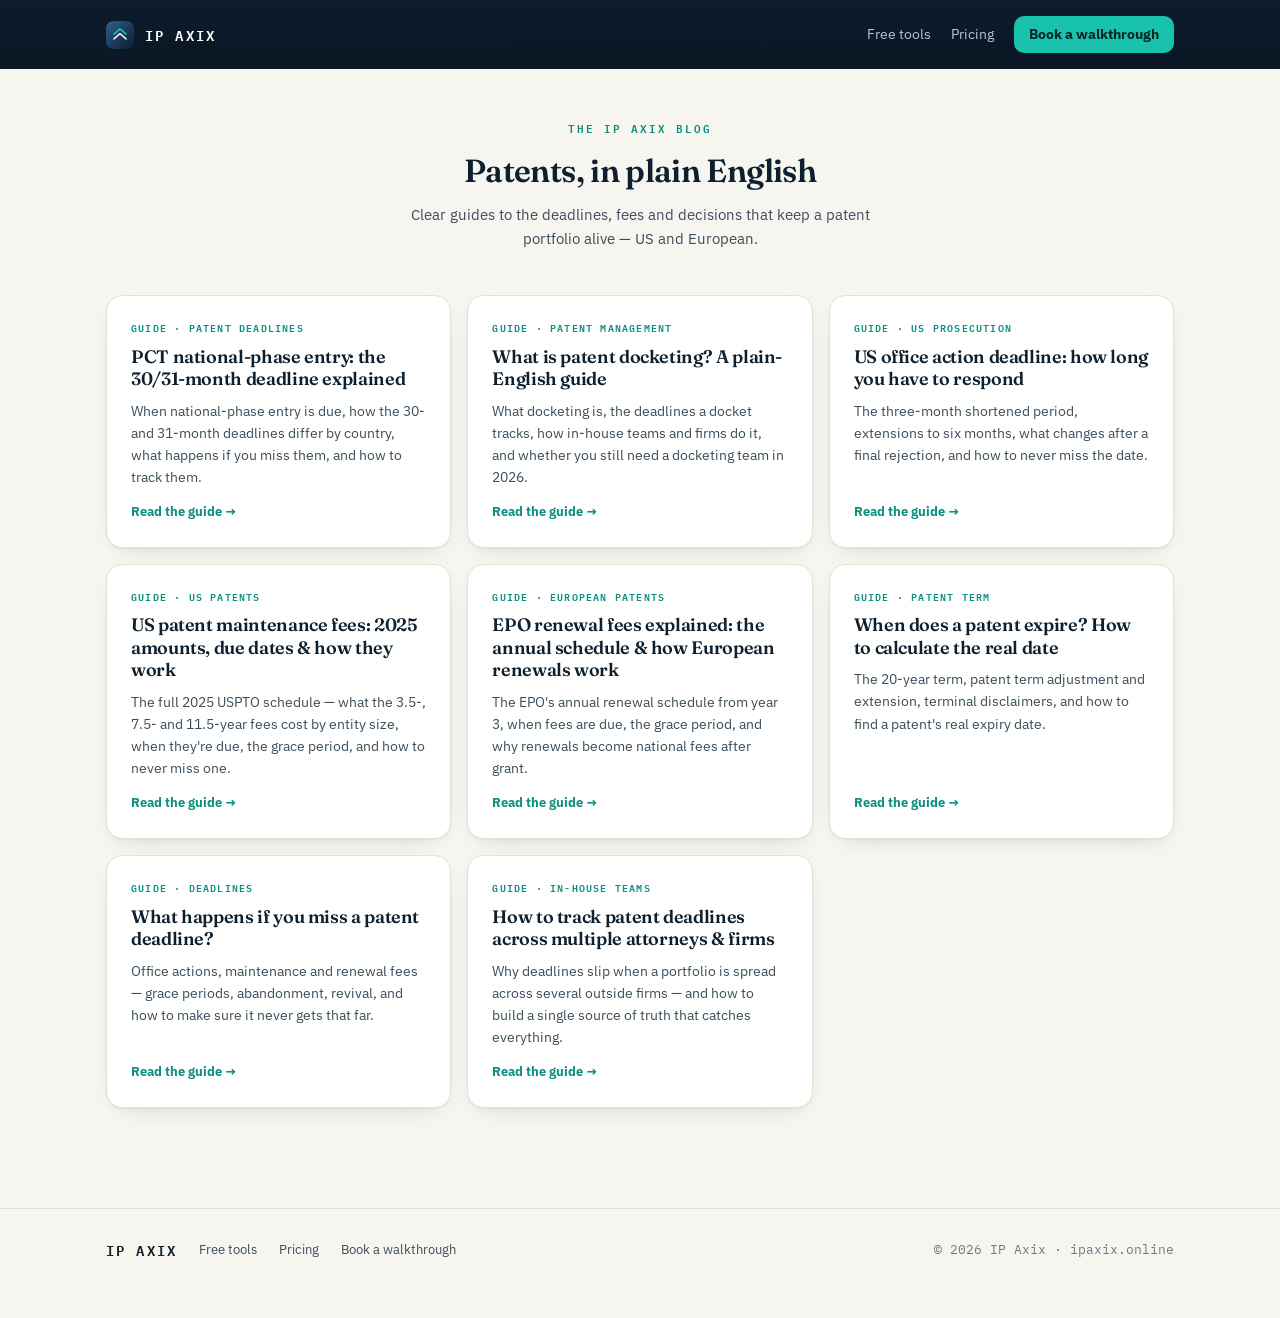
<file: blog/index.html>
<!doctype html>
<html lang="en">
<head>
<meta charset="utf-8">
<meta name="viewport" content="width=device-width, initial-scale=1">
<title>The IP Axix Blog — Patent deadlines, fees & portfolio management</title>
<meta name="description" content="Plain-English guides to US and European patent deadlines, maintenance and renewal fees, expiry, and keeping a portfolio in force — from IP Axix.">
<link rel="canonical" href="https://ipaxix.online/blog">
<meta property="og:title" content="The IP Axix Blog">
<meta property="og:description" content="Plain-English guides to patent deadlines, fees, expiry and portfolio management.">
<link rel="preconnect" href="https://fonts.googleapis.com">
<link rel="preconnect" href="https://fonts.gstatic.com" crossorigin>
<link rel="stylesheet" href="https://fonts.googleapis.com/css2?family=Fraunces:opsz,wght@9..144,400;9..144,600;9..144,700&family=IBM+Plex+Sans:wght@400;500;600;700&family=IBM+Plex+Mono:wght@500;600&display=swap">
<link rel="stylesheet" href="/blog/blog.css">
</head>
<body>

<div class="topbar"><div class="in">
  <a class="brand" href="https://ipaxix.online">
    <svg viewBox="0 0 64 64" xmlns="http://www.w3.org/2000/svg" aria-label="IP Axix"><defs><linearGradient id="l" x1="0" y1="0" x2="1" y2="1"><stop offset="0" stop-color="#2f5f8f"/><stop offset="1" stop-color="#0c1c2e"/></linearGradient></defs><rect width="64" height="64" rx="15" fill="url(#l)"/><polyline points="18,41 32,29 46,41" fill="none" stroke="#EAF1F8" stroke-width="3.4" stroke-linecap="round" stroke-linejoin="round"/><polyline points="18,30 32,18 46,30" fill="none" stroke="#19c2ac" stroke-width="3.4" stroke-linecap="round" stroke-linejoin="round"/></svg>
    <span class="wordmark">IP Axix</span></a>
  <div class="navlinks">
    <a href="https://audit.ipaxix.online/">Free tools</a>
    <a href="https://ipaxix.online/#pricing">Pricing</a>
    <a class="cta" href="https://cal.com/ipaxix/20min" target="_blank" rel="noopener">Book a walkthrough</a>
  </div>
</div></div>

<div class="in">
  <header class="masthead">
    <span class="eyebrow">The IP Axix blog</span>
    <h1>Patents, in plain English</h1>
    <p>Clear guides to the deadlines, fees and decisions that keep a patent portfolio alive — US and European.</p>
  </header>

  <div class="posts">
    <a class="post" href="/blog/pct-national-phase-entry-deadline">
      <span class="k">Guide · Patent deadlines</span>
      <h2>PCT national-phase entry: the 30/31-month deadline explained</h2>
      <p>When national-phase entry is due, how the 30- and 31-month deadlines differ by country, what happens if you miss them, and how to track them.</p>
      <span class="go">Read the guide →</span>
    </a>
    <a class="post" href="/blog/what-is-patent-docketing">
      <span class="k">Guide · Patent management</span>
      <h2>What is patent docketing? A plain-English guide</h2>
      <p>What docketing is, the deadlines a docket tracks, how in-house teams and firms do it, and whether you still need a docketing team in 2026.</p>
      <span class="go">Read the guide →</span>
    </a>
    <a class="post" href="/blog/us-office-action-response-deadline">
      <span class="k">Guide · US prosecution</span>
      <h2>US office action deadline: how long you have to respond</h2>
      <p>The three-month shortened period, extensions to six months, what changes after a final rejection, and how to never miss the date.</p>
      <span class="go">Read the guide →</span>
    </a>
    <a class="post" href="/blog/us-patent-maintenance-fees">
      <span class="k">Guide · US patents</span>
      <h2>US patent maintenance fees: 2025 amounts, due dates &amp; how they work</h2>
      <p>The full 2025 USPTO schedule — what the 3.5-, 7.5- and 11.5-year fees cost by entity size, when they're due, the grace period, and how to never miss one.</p>
      <span class="go">Read the guide →</span>
    </a>
    <a class="post" href="/blog/epo-renewal-fees">
      <span class="k">Guide · European patents</span>
      <h2>EPO renewal fees explained: the annual schedule &amp; how European renewals work</h2>
      <p>The EPO's annual renewal schedule from year 3, when fees are due, the grace period, and why renewals become national fees after grant.</p>
      <span class="go">Read the guide →</span>
    </a>
    <a class="post" href="/blog/when-does-a-patent-expire">
      <span class="k">Guide · Patent term</span>
      <h2>When does a patent expire? How to calculate the real date</h2>
      <p>The 20-year term, patent term adjustment and extension, terminal disclaimers, and how to find a patent's real expiry date.</p>
      <span class="go">Read the guide →</span>
    </a>
    <a class="post" href="/blog/missed-patent-deadline">
      <span class="k">Guide · Deadlines</span>
      <h2>What happens if you miss a patent deadline?</h2>
      <p>Office actions, maintenance and renewal fees — grace periods, abandonment, revival, and how to make sure it never gets that far.</p>
      <span class="go">Read the guide →</span>
    </a>
    <a class="post" href="/blog/track-patent-deadlines-multiple-firms">
      <span class="k">Guide · In-house teams</span>
      <h2>How to track patent deadlines across multiple attorneys &amp; firms</h2>
      <p>Why deadlines slip when a portfolio is spread across several outside firms — and how to build a single source of truth that catches everything.</p>
      <span class="go">Read the guide →</span>
    </a>
  </div>
</div>

<footer class="site"><div class="in">
  <span class="wordmark" style="color:var(--ink)">IP Axix</span>
  <a href="https://audit.ipaxix.online/">Free tools</a>
  <a href="https://ipaxix.online/#pricing">Pricing</a>
  <a href="https://cal.com/ipaxix/20min" target="_blank" rel="noopener">Book a walkthrough</a>
  <span style="flex:1"></span>
  <span class="mono">© 2026 IP Axix · ipaxix.online</span>
</div></footer>

</body>
</html>
</file>
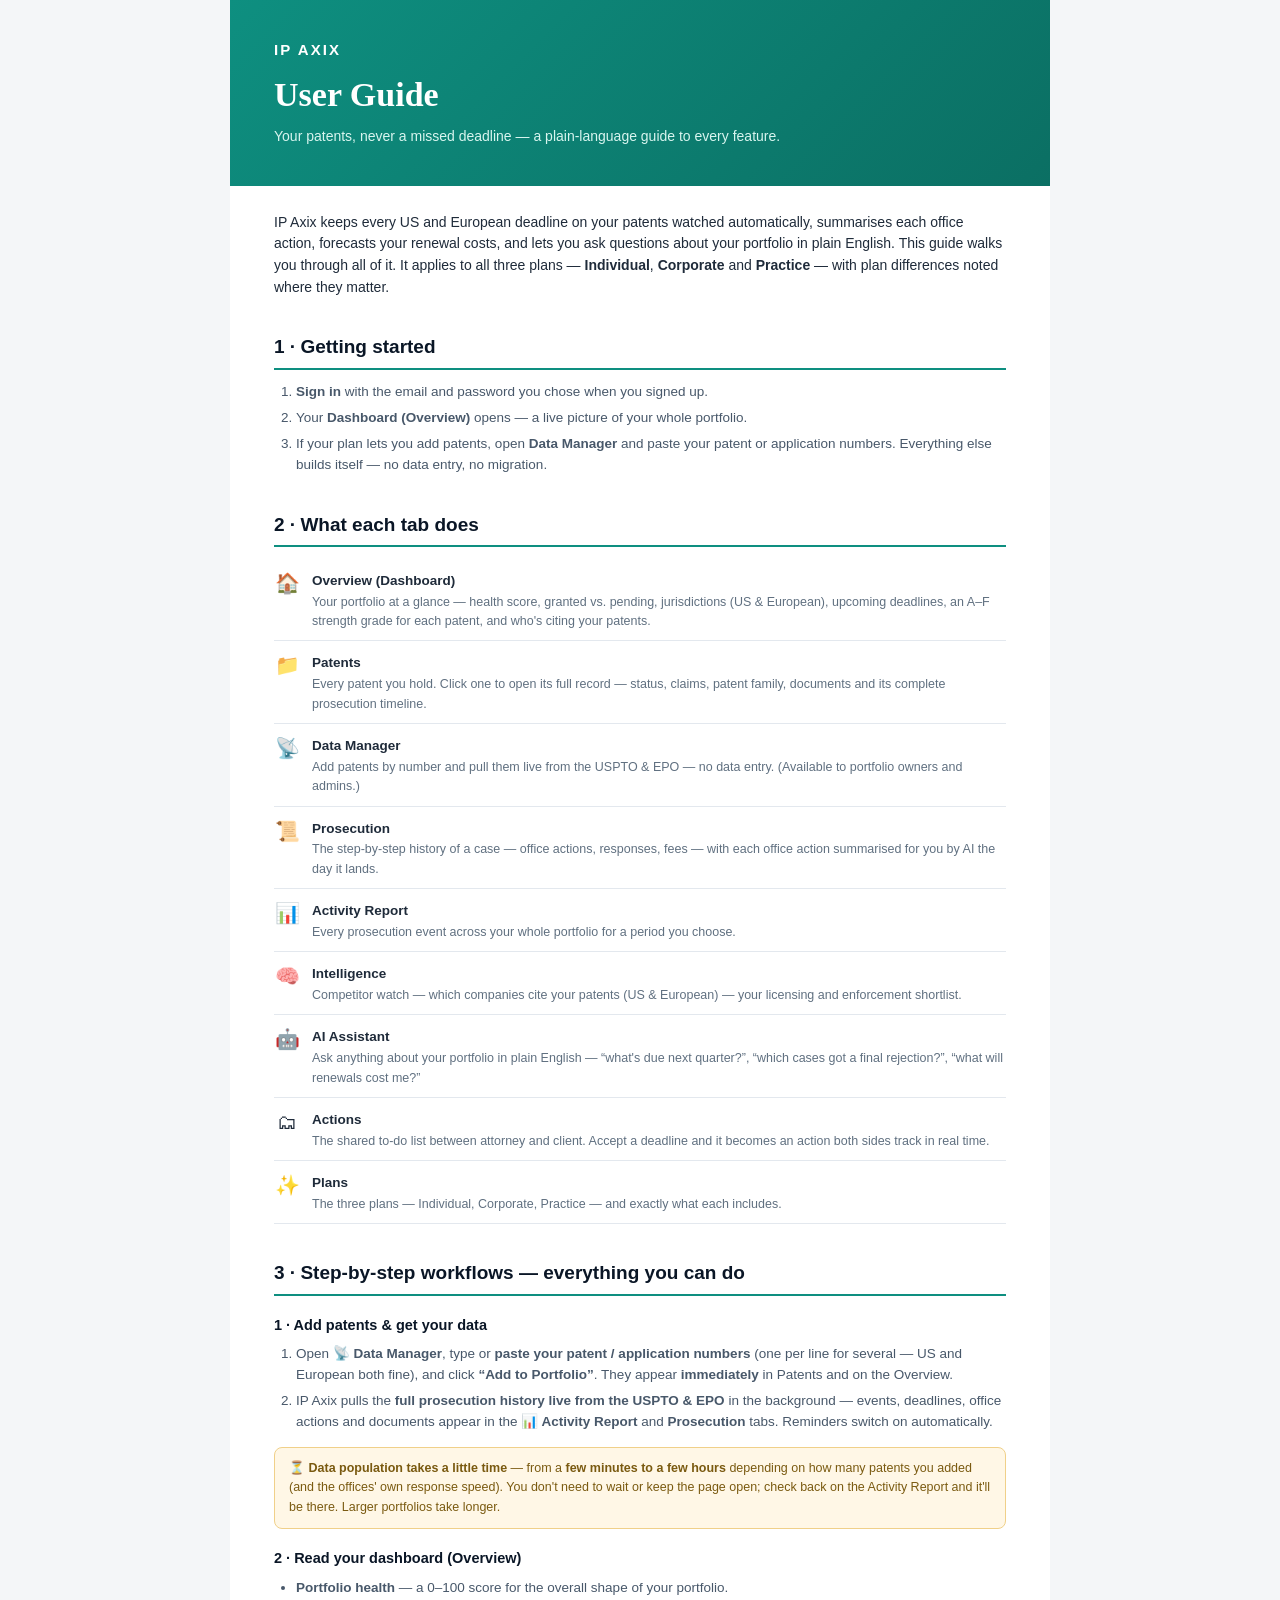
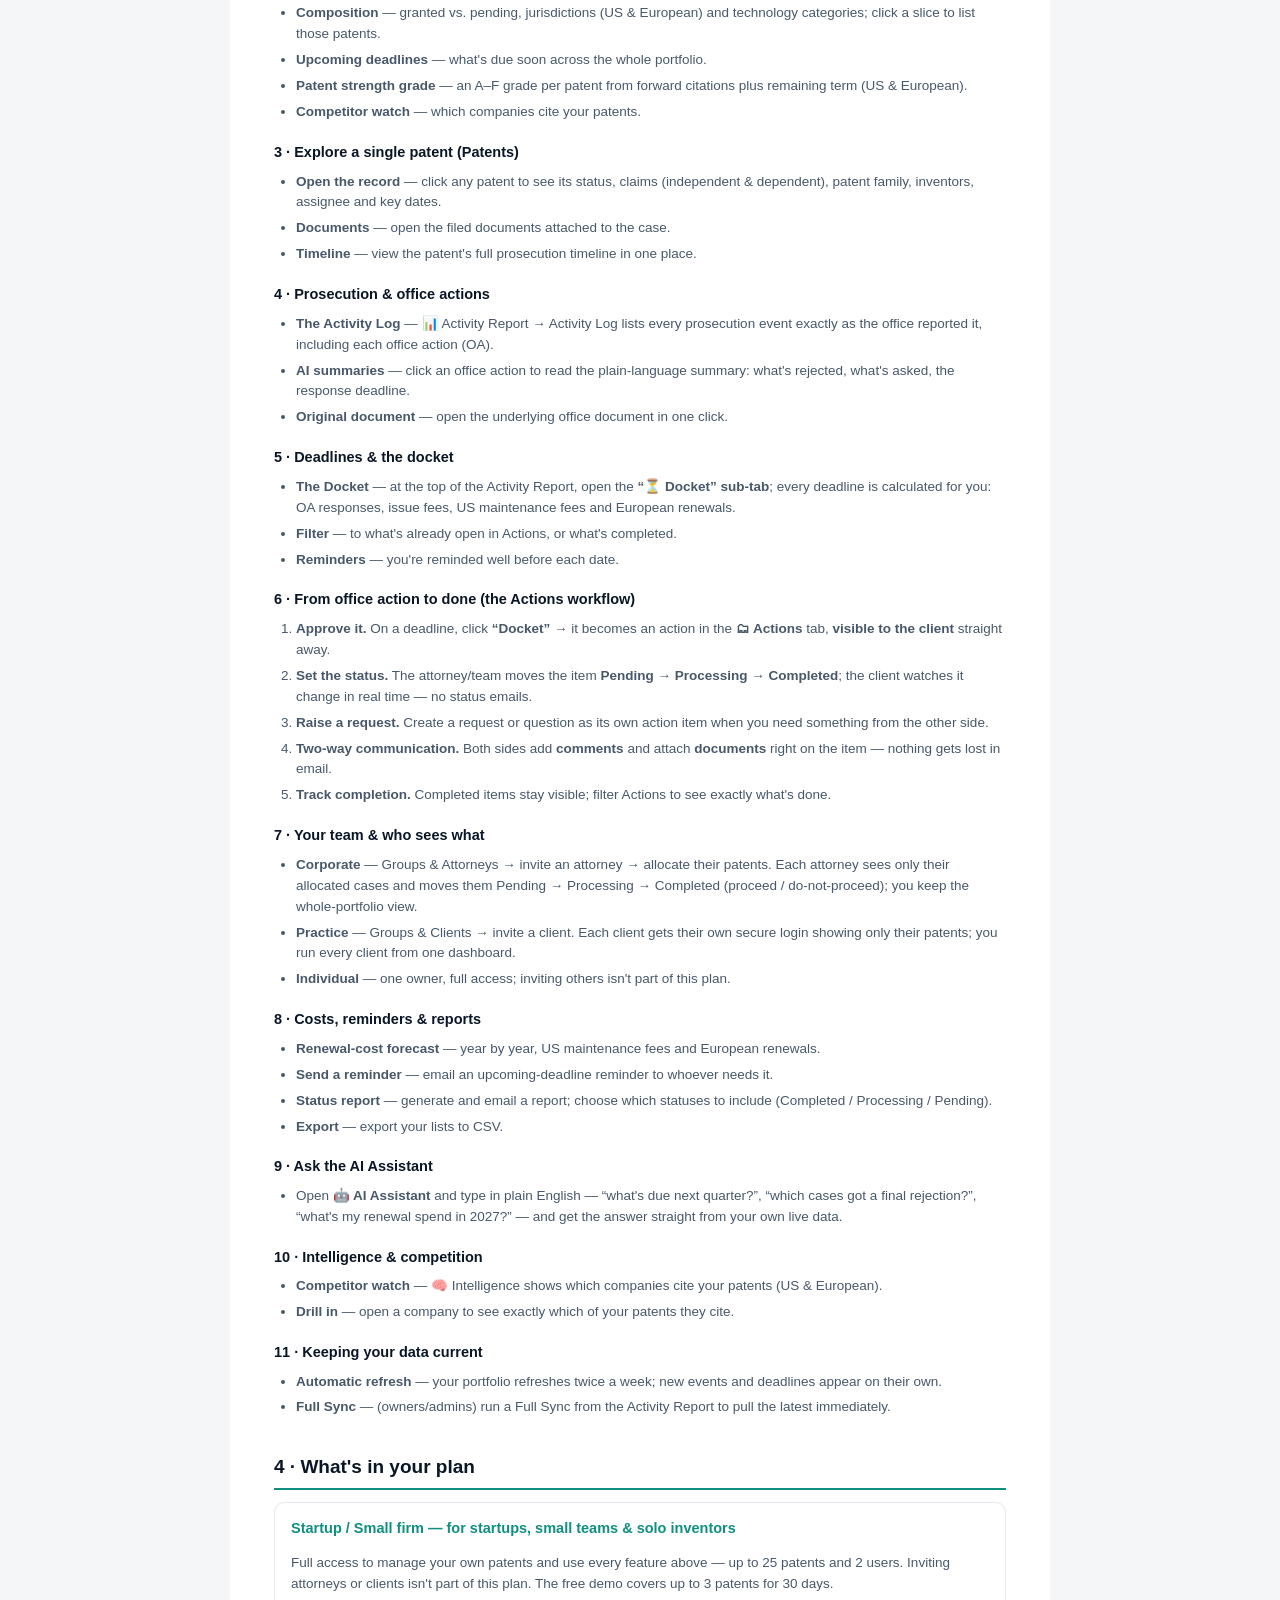
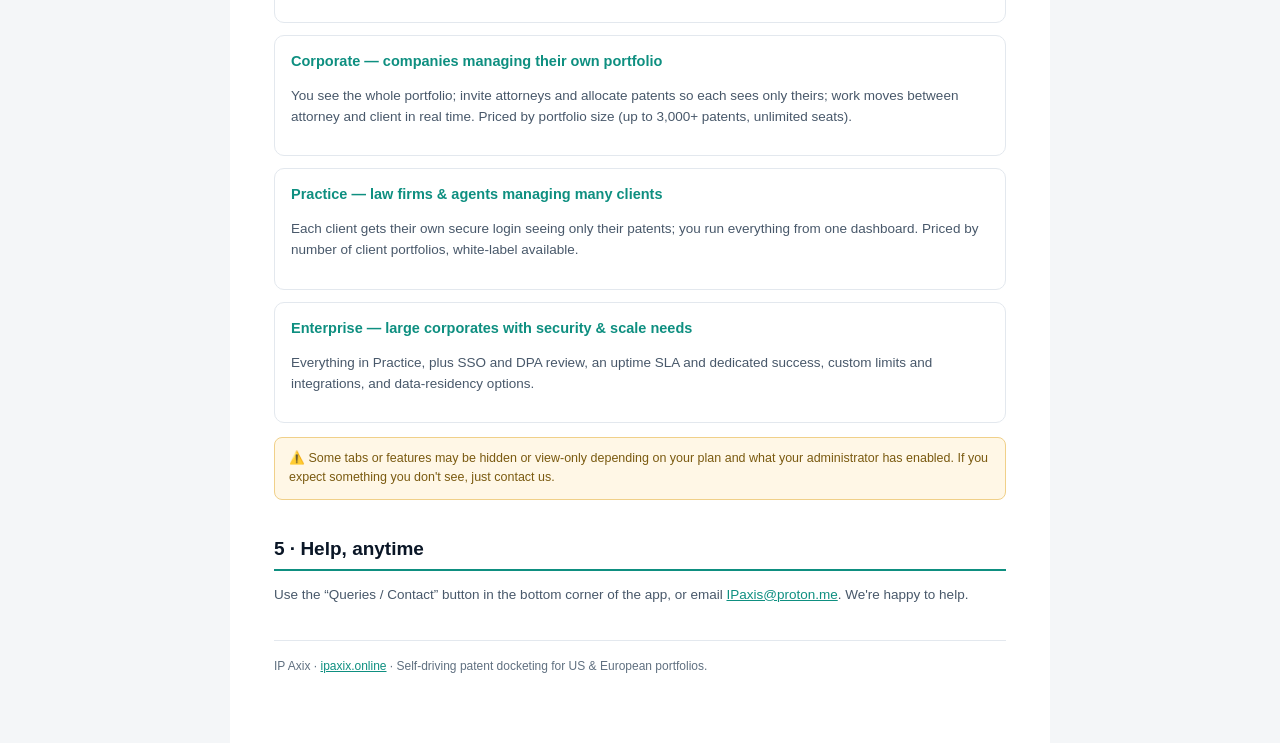
<file: ip-axix-user-guide.html>
<!doctype html>
<html lang="en"><head>
<meta charset="utf-8">
<meta name="viewport" content="width=device-width,initial-scale=1">
<title>IP Axix — User Guide</title>
<link rel="canonical" href="https://ipaxix.online/ip-axix-user-guide">
<style>
  :root{--ink:#1f2b3a;--soft:#48586a;--muted:#607080;--teal:#0e8f80;--navy:#0a1626;--line:#e3e8ee;--paper:#fff}
  *{box-sizing:border-box}
  body{font-family:-apple-system,Segoe UI,Roboto,Arial,sans-serif;color:var(--ink);margin:0;background:#f4f6f8;line-height:1.55}
  .page{max-width:820px;margin:0 auto;background:var(--paper);padding:0 0 60px}
  header{background:linear-gradient(135deg,#0e8f80,#0b6f63);color:#fff;padding:38px 44px}
  header .brand{font-size:15px;font-weight:800;letter-spacing:.14em}
  header h1{font-family:Georgia,'Times New Roman',serif;font-size:34px;margin:8px 0 4px;font-weight:600}
  header p{margin:0;color:#d8f5ef;font-size:14px}
  main{padding:8px 44px}
  h2{font-size:19px;color:var(--navy);border-bottom:2px solid var(--teal);padding-bottom:6px;margin:34px 0 12px}
  h3{font-size:14.5px;color:var(--navy);margin:18px 0 4px}
  p,li{font-size:13.5px;color:var(--soft)}
  .lead{font-size:14px;color:var(--ink);margin:18px 0}
  ol,ul{padding-left:22px;margin:8px 0}
  li{margin-bottom:5px}
  .tab{display:flex;gap:12px;padding:9px 0;border-bottom:1px solid var(--line)}
  .tab .ic{font-size:20px;width:26px;flex-shrink:0;text-align:center}
  .tab b{color:var(--ink);font-size:13.5px}
  .tab span{color:var(--muted);font-size:12.5px;display:block}
  .task{padding:9px 0;border-bottom:1px solid var(--line)}
  .task b{color:var(--teal);font-size:13.5px}
  .task span{color:var(--muted);font-size:12.5px;display:block;margin-top:2px}
  .plan{border:1px solid var(--line);border-radius:10px;padding:14px 16px;margin:12px 0;page-break-inside:avoid}
  .plan h3{margin-top:0;color:var(--teal)}
  .note{background:#fff7e6;border:1px solid #f0d089;border-radius:8px;padding:11px 14px;font-size:12.5px;color:#7a5a10;margin:14px 0}
  .foot{margin-top:34px;padding-top:16px;border-top:1px solid var(--line);font-size:12px;color:var(--muted)}
  a{color:var(--teal)}
  @media print{body{background:#fff}.page{max-width:none}header{padding:30px 40px}main{padding:8px 40px}h2{page-break-after:avoid}}
</style></head>
<body><div class="page">
<header>
  <div class="brand">IP AXIX</div>
  <h1>User Guide</h1>
  <p>Your patents, never a missed deadline — a plain-language guide to every feature.</p>
</header>
<main>
  <p class="lead">IP Axix keeps every US and European deadline on your patents watched automatically, summarises each office action, forecasts your renewal costs, and lets you ask questions about your portfolio in plain English. This guide walks you through all of it. It applies to all three plans — <b>Individual</b>, <b>Corporate</b> and <b>Practice</b> — with plan differences noted where they matter.</p>

  <h2>1 · Getting started</h2>
  <ol>
    <li><b>Sign in</b> with the email and password you chose when you signed up.</li>
    <li>Your <b>Dashboard (Overview)</b> opens — a live picture of your whole portfolio.</li>
    <li>If your plan lets you add patents, open <b>Data Manager</b> and paste your patent or application numbers. Everything else builds itself — no data entry, no migration.</li>
  </ol>

  <h2>2 · What each tab does</h2>
  <div class="tab"><div class="ic">🏠</div><div><b>Overview (Dashboard)</b><span>Your portfolio at a glance — health score, granted vs. pending, jurisdictions (US &amp; European), upcoming deadlines, an A–F strength grade for each patent, and who's citing your patents.</span></div></div>
  <div class="tab"><div class="ic">📁</div><div><b>Patents</b><span>Every patent you hold. Click one to open its full record — status, claims, patent family, documents and its complete prosecution timeline.</span></div></div>
  <div class="tab"><div class="ic">📡</div><div><b>Data Manager</b><span>Add patents by number and pull them live from the USPTO &amp; EPO — no data entry. (Available to portfolio owners and admins.)</span></div></div>
  <div class="tab"><div class="ic">📜</div><div><b>Prosecution</b><span>The step-by-step history of a case — office actions, responses, fees — with each office action summarised for you by AI the day it lands.</span></div></div>
  <div class="tab"><div class="ic">📊</div><div><b>Activity Report</b><span>Every prosecution event across your whole portfolio for a period you choose.</span></div></div>
  <div class="tab"><div class="ic">🧠</div><div><b>Intelligence</b><span>Competitor watch — which companies cite your patents (US &amp; European) — your licensing and enforcement shortlist.</span></div></div>
  <div class="tab"><div class="ic">🤖</div><div><b>AI Assistant</b><span>Ask anything about your portfolio in plain English — “what's due next quarter?”, “which cases got a final rejection?”, “what will renewals cost me?”</span></div></div>
  <div class="tab"><div class="ic">🗂</div><div><b>Actions</b><span>The shared to-do list between attorney and client. Accept a deadline and it becomes an action both sides track in real time.</span></div></div>
  <div class="tab"><div class="ic">✨</div><div><b>Plans</b><span>The three plans — Individual, Corporate, Practice — and exactly what each includes.</span></div></div>

  <h2>3 · Step-by-step workflows — everything you can do</h2>

  <h3>1 · Add patents &amp; get your data</h3>
  <ol>
    <li>Open <b>📡 Data Manager</b>, type or <b>paste your patent / application numbers</b> (one per line for several — US and European both fine), and click <b>“Add to Portfolio”</b>. They appear <b>immediately</b> in Patents and on the Overview.</li>
    <li>IP Axix pulls the <b>full prosecution history live from the USPTO &amp; EPO</b> in the background — events, deadlines, office actions and documents appear in the <b>📊 Activity Report</b> and <b>Prosecution</b> tabs. Reminders switch on automatically.</li>
  </ol>
  <div class="note">⏳ <b>Data population takes a little time</b> — from a <b>few minutes to a few hours</b> depending on how many patents you added (and the offices' own response speed). You don't need to wait or keep the page open; check back on the Activity Report and it'll be there. Larger portfolios take longer.</div>

  <h3>2 · Read your dashboard (Overview)</h3>
  <ul>
    <li><b>Portfolio health</b> — a 0–100 score for the overall shape of your portfolio.</li>
    <li><b>Composition</b> — granted vs. pending, jurisdictions (US &amp; European) and technology categories; click a slice to list those patents.</li>
    <li><b>Upcoming deadlines</b> — what's due soon across the whole portfolio.</li>
    <li><b>Patent strength grade</b> — an A–F grade per patent from forward citations plus remaining term (US &amp; European).</li>
    <li><b>Competitor watch</b> — which companies cite your patents.</li>
  </ul>

  <h3>3 · Explore a single patent (Patents)</h3>
  <ul>
    <li><b>Open the record</b> — click any patent to see its status, claims (independent &amp; dependent), patent family, inventors, assignee and key dates.</li>
    <li><b>Documents</b> — open the filed documents attached to the case.</li>
    <li><b>Timeline</b> — view the patent's full prosecution timeline in one place.</li>
  </ul>

  <h3>4 · Prosecution &amp; office actions</h3>
  <ul>
    <li><b>The Activity Log</b> — 📊 Activity Report → Activity Log lists every prosecution event exactly as the office reported it, including each office action (OA).</li>
    <li><b>AI summaries</b> — click an office action to read the plain-language summary: what's rejected, what's asked, the response deadline.</li>
    <li><b>Original document</b> — open the underlying office document in one click.</li>
  </ul>

  <h3>5 · Deadlines &amp; the docket</h3>
  <ul>
    <li><b>The Docket</b> — at the top of the Activity Report, open the <b>“⏳ Docket” sub-tab</b>; every deadline is calculated for you: OA responses, issue fees, US maintenance fees and European renewals.</li>
    <li><b>Filter</b> — to what's already open in Actions, or what's completed.</li>
    <li><b>Reminders</b> — you're reminded well before each date.</li>
  </ul>

  <h3>6 · From office action to done (the Actions workflow)</h3>
  <ol>
    <li><b>Approve it.</b> On a deadline, click <b>“Docket”</b> → it becomes an action in the <b>🗂 Actions</b> tab, <b>visible to the client</b> straight away.</li>
    <li><b>Set the status.</b> The attorney/team moves the item <b>Pending → Processing → Completed</b>; the client watches it change in real time — no status emails.</li>
    <li><b>Raise a request.</b> Create a request or question as its own action item when you need something from the other side.</li>
    <li><b>Two-way communication.</b> Both sides add <b>comments</b> and attach <b>documents</b> right on the item — nothing gets lost in email.</li>
    <li><b>Track completion.</b> Completed items stay visible; filter Actions to see exactly what's done.</li>
  </ol>

  <h3>7 · Your team &amp; who sees what</h3>
  <ul>
    <li><b>Corporate</b> — Groups &amp; Attorneys → invite an attorney → allocate their patents. Each attorney sees only their allocated cases and moves them Pending → Processing → Completed (proceed / do-not-proceed); you keep the whole-portfolio view.</li>
    <li><b>Practice</b> — Groups &amp; Clients → invite a client. Each client gets their own secure login showing only their patents; you run every client from one dashboard.</li>
    <li><b>Individual</b> — one owner, full access; inviting others isn't part of this plan.</li>
  </ul>

  <h3>8 · Costs, reminders &amp; reports</h3>
  <ul>
    <li><b>Renewal-cost forecast</b> — year by year, US maintenance fees and European renewals.</li>
    <li><b>Send a reminder</b> — email an upcoming-deadline reminder to whoever needs it.</li>
    <li><b>Status report</b> — generate and email a report; choose which statuses to include (Completed / Processing / Pending).</li>
    <li><b>Export</b> — export your lists to CSV.</li>
  </ul>

  <h3>9 · Ask the AI Assistant</h3>
  <ul>
    <li>Open <b>🤖 AI Assistant</b> and type in plain English — “what's due next quarter?”, “which cases got a final rejection?”, “what's my renewal spend in 2027?” — and get the answer straight from your own live data.</li>
  </ul>

  <h3>10 · Intelligence &amp; competition</h3>
  <ul>
    <li><b>Competitor watch</b> — 🧠 Intelligence shows which companies cite your patents (US &amp; European).</li>
    <li><b>Drill in</b> — open a company to see exactly which of your patents they cite.</li>
  </ul>

  <h3>11 · Keeping your data current</h3>
  <ul>
    <li><b>Automatic refresh</b> — your portfolio refreshes twice a week; new events and deadlines appear on their own.</li>
    <li><b>Full Sync</b> — (owners/admins) run a Full Sync from the Activity Report to pull the latest immediately.</li>
  </ul>

  <h2>4 · What's in your plan</h2>
  <div class="plan"><h3>Startup / Small firm — for startups, small teams &amp; solo inventors</h3><p>Full access to manage your own patents and use every feature above — up to 25 patents and 2 users. Inviting attorneys or clients isn't part of this plan. The free demo covers up to 3 patents for 30 days.</p></div>
  <div class="plan"><h3>Corporate — companies managing their own portfolio</h3><p>You see the whole portfolio; invite attorneys and allocate patents so each sees only theirs; work moves between attorney and client in real time. Priced by portfolio size (up to 3,000+ patents, unlimited seats).</p></div>
  <div class="plan"><h3>Practice — law firms &amp; agents managing many clients</h3><p>Each client gets their own secure login seeing only their patents; you run everything from one dashboard. Priced by number of client portfolios, white-label available.</p></div>
  <div class="plan"><h3>Enterprise — large corporates with security &amp; scale needs</h3><p>Everything in Practice, plus SSO and DPA review, an uptime SLA and dedicated success, custom limits and integrations, and data-residency options.</p></div>
  <div class="note">⚠️ Some tabs or features may be hidden or view-only depending on your plan and what your administrator has enabled. If you expect something you don't see, just contact us.</div>

  <h2>5 · Help, anytime</h2>
  <p>Use the “Queries / Contact” button in the bottom corner of the app, or email <a href="mailto:IPaxis@proton.me">IPaxis@proton.me</a>. We're happy to help.</p>

  <div class="foot">IP Axix · <a href="https://ipaxix.online">ipaxix.online</a> · Self-driving patent docketing for US &amp; European portfolios.</div>
</main>
</div></body></html>
</file>
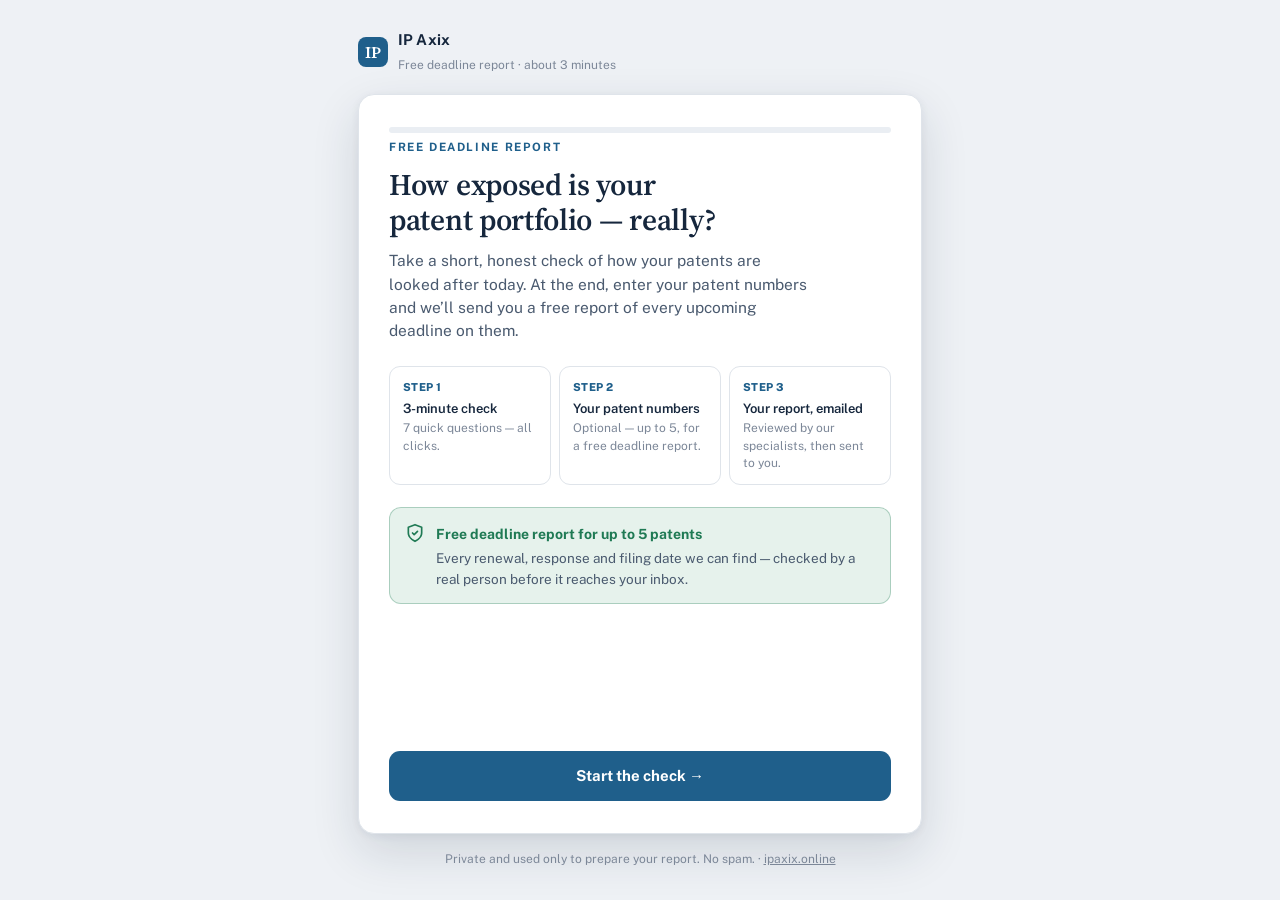
<file: pain-check.html>
<!doctype html>
<html lang="en">
<head>
<meta charset="utf-8">
<meta name="viewport" content="width=device-width, initial-scale=1, viewport-fit=cover">
<title>Free Deadline Report — IP Axix</title>
<link rel="canonical" href="https://ipaxix.online/pain-check">
<meta name="description" content="Take a 3-minute portfolio pain check, enter your patent numbers, and our specialists will email you a free report of every upcoming deadline.">
<meta name="robots" content="index, follow">
<meta property="og:title" content="Free Deadline Report — IP Axix">
<meta property="og:description" content="A 3-minute check, then a free report of every upcoming deadline on your patents — reviewed by our team before it reaches you.">
<meta property="og:type" content="website">
<link rel="icon" href="/ipaxix-mark.svg">
<link rel="preconnect" href="https://fonts.googleapis.com">
<link rel="preconnect" href="https://fonts.gstatic.com" crossorigin>
<link rel="stylesheet" href="https://fonts.googleapis.com/css2?family=Public+Sans:wght@400;500;600;700&family=Source+Serif+4:opsz,wght@8..60,500;8..60,600;8..60,700&display=swap">
<style>
  :root{
    --bg:#eef1f5; --card:#ffffff; --ink:#16273d; --ink-soft:#4a5a6f;
    --muted:#7c8798; --line:#dfe4ea; --line-soft:#eaeef3;
    --accent:#1f5f8b; --accent-wash:#e8f0f6;
    --gold:#a8791f; --gold-wash:#fbf4e6; --good:#1f7a54; --good-wash:#e6f2ec;
    --alert:#b0453a; --alert-wash:#fbecea;
    --shadow:0 18px 48px rgba(20,39,61,.14),0 2px 8px rgba(20,39,61,.06);
    color-scheme:light;
  }
  @media (prefers-color-scheme:dark){:root:not([data-theme="light"]){
    --bg:#0e151e; --card:#151f2b; --ink:#eef3f8; --ink-soft:#b3c0cf;
    --muted:#8391a2; --line:#26323f; --line-soft:#1d2833;
    --accent:#5aa6d6; --accent-wash:#16283a;
    --gold:#d9b465; --gold-wash:#2a2416; --good:#5cc292; --good-wash:#12271e;
    --alert:#e8887c; --alert-wash:#2a1714;
    --shadow:0 18px 48px rgba(0,0,0,.5); color-scheme:dark;
  }}
  :root[data-theme="dark"]{
    --bg:#0e151e; --card:#151f2b; --ink:#eef3f8; --ink-soft:#b3c0cf;
    --muted:#8391a2; --line:#26323f; --line-soft:#1d2833;
    --accent:#5aa6d6; --accent-wash:#16283a;
    --gold:#d9b465; --gold-wash:#2a2416; --good:#5cc292; --good-wash:#12271e;
    --alert:#e8887c; --alert-wash:#2a1714;
    --shadow:0 18px 48px rgba(0,0,0,.5); color-scheme:dark;
  }
  *{box-sizing:border-box}
  html,body{height:100%}
  body{margin:0;background:var(--bg);color:var(--ink);
    font-family:"Public Sans",-apple-system,BlinkMacSystemFont,"Segoe UI",sans-serif;
    line-height:1.5;-webkit-font-smoothing:antialiased;}
  img{max-width:100%}
  [hidden]{display:none!important}
  .wrap{max-width:600px;margin:0 auto;padding-block:28px;padding-left:18px;padding-right:18px;
    min-height:100%;display:flex;flex-direction:column;}
  .brand{display:flex;align-items:center;gap:10px;margin-bottom:18px;text-decoration:none;color:inherit}
  .mark{width:30px;height:30px;border-radius:8px;background:var(--accent);color:#fff;
    display:grid;place-items:center;font-family:"Source Serif 4",serif;font-weight:600;font-size:16px;flex-shrink:0}
  .brand b{font-weight:700;font-size:15px;letter-spacing:.01em}
  .brand span{color:var(--muted);font-size:12px}
  .card{background:var(--card);border:1px solid var(--line);border-radius:16px;
    box-shadow:var(--shadow);padding:26px 24px;flex:1;display:flex;flex-direction:column}
  @media(min-width:480px){.card{padding:32px 30px}}
  .bar{height:6px;background:var(--line-soft);border-radius:99px;overflow:hidden;margin-bottom:6px}
  .bar>i{display:block;height:100%;background:var(--accent);border-radius:99px;transition:width .4s cubic-bezier(.4,0,.2,1);width:0}
  .step{font-size:11.5px;color:var(--muted);font-weight:600;letter-spacing:.04em;text-transform:uppercase;margin-bottom:22px}
  .eyebrow{font-size:11.5px;font-weight:700;letter-spacing:.14em;text-transform:uppercase;color:var(--accent);margin-bottom:12px}
  h1{font-family:"Source Serif 4",Georgia,serif;font-weight:600;font-size:30px;line-height:1.15;
    letter-spacing:-.01em;text-wrap:balance;margin:0 0 12px}
  .q{font-family:"Source Serif 4",Georgia,serif;font-weight:600;font-size:23px;line-height:1.22;
    text-wrap:balance;margin:0 0 4px}
  .hint{color:var(--ink-soft);font-size:14px;margin:0 0 20px}
  .lede{color:var(--ink-soft);font-size:15.5px;margin:0 0 24px;max-width:47ch}
  .opts{display:flex;flex-direction:column;gap:10px;margin-bottom:8px}
  .opt{display:flex;align-items:center;gap:13px;width:100%;text-align:left;cursor:pointer;
    background:var(--card);border:1.5px solid var(--line);border-radius:12px;padding:15px 16px;
    font:inherit;color:var(--ink);font-size:15.5px;font-weight:500;transition:border-color .15s,background .15s,transform .05s}
  .opt:hover{border-color:var(--accent);background:var(--accent-wash)}
  .opt:active{transform:scale(.994)}
  .opt .tick{width:22px;height:22px;border-radius:50%;border:2px solid var(--line);flex-shrink:0;
    display:grid;place-items:center;transition:border-color .15s,background .15s}
  .opt.multi .tick{border-radius:6px}
  .opt[aria-checked="true"]{border-color:var(--accent);background:var(--accent-wash)}
  .opt[aria-checked="true"] .tick{border-color:var(--accent);background:var(--accent)}
  .opt[aria-checked="true"] .tick::after{content:"";width:9px;height:9px;border-radius:inherit;background:#fff}
  /* insight interstitial */
  .insight{border-left:4px solid var(--accent);background:var(--accent-wash);border-radius:0 14px 14px 0;
    padding:22px 22px 24px;margin:4px 0 8px;animation:rise .4s cubic-bezier(.2,.7,.2,1)}
  .insight.warn{border-left-color:var(--gold);background:var(--gold-wash)}
  .insight.alert{border-left-color:var(--alert);background:var(--alert-wash)}
  @keyframes rise{from{opacity:0;transform:translateY(10px)}to{opacity:1;transform:none}}
  @media(prefers-reduced-motion:reduce){.insight{animation:none}.bar>i{transition:none}}
  .insight .ic{width:34px;height:34px;border-radius:9px;display:grid;place-items:center;color:#fff;background:var(--accent);margin-bottom:14px}
  .insight.warn .ic{background:var(--gold)} .insight.alert .ic{background:var(--alert)}
  .insight .big{font-family:"Source Serif 4",Georgia,serif;font-weight:700;font-size:21px;line-height:1.24;text-wrap:balance;margin:0 0 8px}
  .insight p{margin:0;color:var(--ink-soft);font-size:15px;line-height:1.55}
  .field{display:flex;flex-direction:column;gap:7px;margin-bottom:16px}
  .field label{font-size:13px;font-weight:600;color:var(--ink-soft)}
  .field input,.field textarea{font:inherit;font-size:15.5px;padding:12px 14px;border:1.5px solid var(--line);
    border-radius:11px;background:var(--card);color:var(--ink);width:100%;resize:vertical}
  .field textarea{min-height:110px;font-family:ui-monospace,SFMono-Regular,Consolas,monospace;font-size:14px;line-height:1.7}
  .field input:focus,.field textarea:focus{outline:none;border-color:var(--accent);box-shadow:0 0 0 3px var(--accent-wash)}
  .foot{display:flex;align-items:center;gap:12px;margin-top:auto;padding-top:24px}
  .btn{font:inherit;font-weight:700;font-size:15px;border-radius:11px;padding:13px 22px;cursor:pointer;
    border:1.5px solid transparent;transition:opacity .15s,background .15s,transform .05s}
  .btn:active{transform:translateY(1px)}
  .btn:focus-visible{outline:2px solid var(--accent);outline-offset:2px}
  .btn-primary{background:var(--accent);color:#fff;flex:1}
  .btn-primary:disabled{opacity:.4;cursor:not-allowed}
  .btn-ghost{background:transparent;color:var(--ink-soft);border-color:var(--line);padding-inline:16px}
  .multi-note{font-size:12.5px;color:var(--muted);margin:-2px 0 16px}
  .reward{display:flex;gap:11px;align-items:flex-start;background:var(--good-wash);border:1px solid color-mix(in srgb,var(--good) 30%,transparent);
    border-radius:12px;padding:14px 15px;margin-bottom:22px}
  .reward b{color:var(--good);font-size:14px}
  .reward p{margin:2px 0 0;font-size:13.5px;color:var(--ink-soft)}
  .reward .ic{color:var(--good);flex-shrink:0;margin-top:1px}
  .steps3{display:flex;gap:8px;margin:0 0 22px;flex-wrap:wrap}
  .steps3 .s{flex:1;min-width:150px;background:var(--card);border:1px solid var(--line);border-radius:11px;padding:12px 13px}
  .steps3 .n{font-size:11px;font-weight:800;color:var(--accent);letter-spacing:.03em}
  .steps3 .t{font-size:13px;font-weight:600;margin-top:3px}
  .steps3 .d{font-size:12px;color:var(--muted);margin-top:2px;line-height:1.45}
  .skip{background:none;border:none;color:var(--muted);font:inherit;font-size:13px;cursor:pointer;text-decoration:underline;text-underline-offset:2px;padding:6px 0;margin-top:2px;align-self:flex-start}
  .done{text-align:center;display:flex;flex-direction:column;align-items:center;justify-content:center;flex:1;padding:10px 0}
  .done .badge{width:66px;height:66px;border-radius:50%;background:var(--good-wash);color:var(--good);display:grid;place-items:center;margin-bottom:20px}
  .done h1{margin-bottom:8px}
  .done p{color:var(--ink-soft);font-size:15.5px;max-width:44ch;margin:0 auto 8px}
  .foot-note{font-size:12px;color:var(--muted);text-align:center;margin-top:16px;padding-bottom:4px}
  .foot-note a{color:var(--muted)}
  .save-state{font-size:12.5px;margin-top:14px;padding:9px 12px;border-radius:9px;display:none}
  .save-state.warn{display:block;background:var(--gold-wash);color:var(--gold);border:1px solid color-mix(in srgb,var(--gold) 28%,transparent)}
  .copybtn{background:none;border:1px solid var(--line);color:var(--ink-soft);font:inherit;font-size:12.5px;font-weight:600;
    border-radius:8px;padding:7px 12px;cursor:pointer;margin-top:12px}
</style>
</head>
<body>
<div class="wrap">
  <a class="brand" href="/">
    <div class="mark">IP</div>
    <div><b>IP Axix</b><br><span>Free deadline report · about 3 minutes</span></div>
  </a>
  <div class="card" id="card"></div>
  <div class="foot-note">Private and used only to prepare your report. No spam. · <a href="/">ipaxix.online</a></div>
</div>

<script>
(function(){
  "use strict";
  var ENDPOINT="https://ooanilhblskuaasxyimw.supabase.co/functions/v1/report-request";
  var KEY="sb_publishable_dQBbAXx5l_buD3m-HQieTA_UBQA125h";

  // Journey (SPIN + PAS): situation → problem → implication (emotion) → relief → report.
  var STEPS = [
    { kind:"intro" },
    { id:"tracking", q:"How do you keep track of your patent deadlines today?", type:"single",
      opts:["A spreadsheet or calendar","A docketing tool","We rely on outside counsel","Nothing formal yet"] },
    { kind:"insight", from:"tracking" },
    { id:"jurisdictions", q:"Where is your portfolio protected?", type:"multi",
      opts:["United States","Europe (EP)","India","Other / international"] },
    { id:"size", q:"How many patents and applications are you responsible for?", type:"single",
      opts:["1–25","26–100","101–500","500+"] },
    { kind:"insight", from:"size" },
    { id:"worry", q:"When you think about your portfolio, what keeps you up at night?", type:"multi",
      opts:["Missing a deadline","The manual work never ends","Renewal & maintenance costs","Making sense of office actions","What competitors are filing"] },
    { id:"closecall", q:"Have you ever had a deadline slip — or come close?", type:"single",
      opts:["Yes — it's happened","A close call once or twice","Never, but it's a constant worry","I honestly can't be sure"] },
    { kind:"insight", from:"closecall" },
    { id:"timespend", q:"How much of your week disappears into docketing & prosecution admin?", type:"single",
      opts:["Under 2 hours","2–5 hours","5+ hours","Too much to measure"] },
    { id:"role", q:"Last one — what best describes you?", type:"single",
      opts:["In-house IP / patent manager","Attorney","Paralegal / docketing","Founder / business owner","Other"] },
    { kind:"relief" },
    { kind:"patents" },
    { kind:"capture" },
    { kind:"done" }
  ];

  // Answer-aware emotional interstitials.
  var INSIGHTS = {
    tracking: {
      "A spreadsheet or calendar": { tone:"warn", big:"A spreadsheet never sent a reminder.", p:"Nearly every lapsed patent traces back to a manual list someone trusted — until the day a row was missed." },
      "A docketing tool": { tone:"", big:"A tool helps — but only with what it was told.", p:"Most docketing systems track only the cases someone remembered to enter. The real risk is the patents that never made it in." },
      "We rely on outside counsel": { tone:"warn", big:"Counsel can miss a date too — and you still carry it.", p:"A renewal notice sent to the wrong inbox, an instruction that slips: the patent is yours, and so is the loss." },
      "Nothing formal yet": { tone:"alert", big:"Right now, your deadlines live in someone's memory.", p:"That's the highest-risk setup there is. One forgotten date and a patent is simply gone." }
    },
    size: {
      "1–25": { tone:"", big:"Even a handful of patents means dozens of dates a year.", p:"Renewals, responses, filings — and it only takes one slip to lose one." },
      "26–100": { tone:"warn", big:"That's dozens of renewal deadlines every year.", p:"More moving dates than any calendar reminder can safely hold in view." },
      "101–500": { tone:"alert", big:"That's 100+ renewal deadlines a year.", p:"Miss just one and that patent lapses — permanently, with no way to bring it back." },
      "500+": { tone:"alert", big:"At this scale, deadlines are a full-time operation.", p:"A single gap in the net can cost you a core patent you spent years and a fortune building." }
    },
    closecall: {
      "Yes — it's happened": { tone:"alert", big:"Then you know the feeling — and that it doesn't fade.", p:"A lapsed patent can't be revived. The invention becomes free for anyone, including your competitors, to use." },
      "A close call once or twice": { tone:"warn", big:"A near-miss is a warning shot.", p:"It was caught this time. The teams that sleep well are the ones that stopped depending on catching it." },
      "Never, but it's a constant worry": { tone:"", big:"That worry is completely rational.", p:"The people who never miss aren't lucky — they simply stopped relying on memory and spreadsheets." },
      "I honestly can't be sure": { tone:"warn", big:"Not knowing is its own kind of risk.", p:"If you can't see every deadline in one place, you can't be certain none has already slipped past." }
    }
  };

  var answers = {};
  var contact = { name:"", email:"", company:"" };
  var patentsRaw = "";
  var i = 0;
  var saved = false;
  var card = document.getElementById("card");
  var qSteps = STEPS.filter(function(s){ return s.id; });

  function esc(s){ return String(s).replace(/[&<>"]/g,function(c){return {"&":"&amp;","<":"&lt;",">":"&gt;",'"':"&quot;"}[c];}); }
  function progressPct(){ return Math.round((i/(STEPS.length-1))*100); }
  function barHTML(label){
    return '<div class="bar"><i style="width:'+progressPct()+'%"></i></div>'+
           (label?'<div class="step">'+label+'</div>':'');
  }
  function render(){
    var s = STEPS[i];
    if(s.kind==="intro") return renderIntro();
    if(s.kind==="insight") return renderInsight(s);
    if(s.kind==="relief") return renderRelief();
    if(s.kind==="patents") return renderPatents();
    if(s.kind==="capture") return renderCapture();
    if(s.kind==="done") return renderDone();
    return renderQuestion(s);
  }

  function renderIntro(){
    card.innerHTML =
      barHTML("") +
      '<div class="eyebrow">Free deadline report</div>'+
      '<h1>How exposed is your patent portfolio — really?</h1>'+
      '<p class="lede">Take a short, honest check of how your patents are looked after today. At the end, enter your patent numbers and we’ll send you a free report of every upcoming deadline on them.</p>'+
      '<div class="steps3">'+
        '<div class="s"><div class="n">STEP 1</div><div class="t">3-minute check</div><div class="d">7 quick questions — all clicks.</div></div>'+
        '<div class="s"><div class="n">STEP 2</div><div class="t">Your patent numbers</div><div class="d">Optional — up to 5, for a free deadline report.</div></div>'+
        '<div class="s"><div class="n">STEP 3</div><div class="t">Your report, emailed</div><div class="d">Reviewed by our specialists, then sent to you.</div></div>'+
      '</div>'+
      '<div class="reward"><span class="ic" aria-hidden="true">'+shieldIcon()+'</span>'+
        '<div><b>Free deadline report for up to 5 patents</b>'+
        '<p>Every renewal, response and filing date we can find — checked by a real person before it reaches your inbox.</p></div></div>'+
      '<div class="foot"><button class="btn btn-primary" id="next">Start the check →</button></div>';
    document.getElementById("next").onclick = go(1);
  }

  function renderQuestion(s){
    var cur = answers[s.id];
    var multi = s.type==="multi";
    var optsHTML = s.opts.map(function(o){
      var checked = multi ? (Array.isArray(cur)&&cur.indexOf(o)>=0) : (cur===o);
      return '<button class="opt'+(multi?' multi':'')+'" role="checkbox" aria-checked="'+(checked?"true":"false")+'" data-o="'+esc(o)+'">'+
             '<span class="tick"></span><span>'+esc(o)+'</span></button>';
    }).join("");
    card.innerHTML =
      barHTML("Question "+(qSteps.indexOf(s)+1)+" of "+qSteps.length) +
      '<p class="q">'+esc(s.q)+'</p>'+
      (multi?'<p class="multi-note">Choose all that apply.</p>':'<div style="height:14px"></div>')+
      '<div class="opts">'+optsHTML+'</div>'+
      '<div class="foot">'+
        '<button class="btn btn-ghost" id="back">Back</button>'+
        '<button class="btn btn-primary" id="next"'+(hasAns(s)?"":" disabled")+'>Next →</button>'+
      '</div>';
    Array.prototype.forEach.call(card.querySelectorAll(".opt"), function(btn){
      btn.onclick = function(){ pick(s, btn.getAttribute("data-o"), multi); };
    });
    document.getElementById("back").onclick = go(-1);
    document.getElementById("next").onclick = function(){ if(hasAns(s)) go(1)(); };
  }
  function hasAns(s){ var a=answers[s.id]; return s.type==="multi" ? (Array.isArray(a)&&a.length>0) : !!a; }
  function pick(s, val, multi){
    if(multi){
      var arr = Array.isArray(answers[s.id])?answers[s.id].slice():[];
      var at = arr.indexOf(val);
      if(at>=0) arr.splice(at,1); else arr.push(val);
      answers[s.id]=arr;
      renderQuestion(s);
    } else {
      answers[s.id]=val;
      renderQuestion(s);
      setTimeout(function(){ go(1)(); }, 240);
    }
  }

  function renderInsight(s){
    var ans = answers[s.from];
    var key = Array.isArray(ans)?ans[0]:ans;
    var data = (INSIGHTS[s.from]||{})[key];
    if(!data){ i++; return render(); } // nothing to say → skip
    var toneClass = data.tone==="alert"?"alert":data.tone==="warn"?"warn":"";
    card.innerHTML =
      barHTML("") +
      '<div class="insight '+toneClass+'">'+
        '<div class="ic" aria-hidden="true">'+(data.tone==="alert"?alertIcon():data.tone==="warn"?boltIcon():eyeIcon())+'</div>'+
        '<p class="big">'+esc(data.big)+'</p>'+
        '<p>'+esc(data.p)+'</p>'+
      '</div>'+
      '<div class="foot">'+
        '<button class="btn btn-ghost" id="back">Back</button>'+
        '<button class="btn btn-primary" id="next">Continue →</button>'+
      '</div>';
    document.getElementById("back").onclick = go(-1);
    document.getElementById("next").onclick = go(1);
  }

  function renderRelief(){
    card.innerHTML =
      barHTML("") +
      '<div class="eyebrow" style="color:var(--good)">Here’s the good news</div>'+
      '<h1>Imagine opening one screen — and seeing every deadline, already handled.</h1>'+
      '<p class="lede">No spreadsheet to maintain. No date to remember. Every renewal, response and filing on every patent, calculated automatically and watching itself. That’s exactly what your free report will show you first.</p>'+
      '<div class="foot"><button class="btn btn-ghost" id="back">Back</button><button class="btn btn-primary" id="next">Build my report →</button></div>';
    document.getElementById("back").onclick = go(-1);
    document.getElementById("next").onclick = go(1);
  }

  function renderPatents(){
    card.innerHTML =
      barHTML("Optional — free report") +
      '<p class="q">Want a free deadline report?</p>'+
      '<p class="hint">Optional. Add up to 5 US or European patent / application numbers (one per line) and we’ll email you a report of every upcoming deadline on them. Prefer to just talk it through? Leave it blank and skip.</p>'+
      '<div class="field"><textarea id="f-pat" placeholder="US10123456B2&#10;EP3456789&#10;17/485,462&#10;EP22 345 678.9">'+esc(patentsRaw)+'</textarea></div>'+
      '<div style="font-size:12px;color:var(--muted);margin:-6px 0 4px">We pull each patent’s recent prosecution history and compute every upcoming deadline.</div>'+
      '<div class="foot">'+
        '<button class="btn btn-ghost" id="back">Back</button>'+
        '<button class="btn btn-primary" id="next">Next →</button>'+
      '</div>';
    var ta=document.getElementById("f-pat"), nextBtn=document.getElementById("next");
    function val(){ patentsRaw=ta.value; nextBtn.textContent = parsePatents().length? "Next →" : "Skip for now →"; }
    ta.oninput=val; val();
    document.getElementById("back").onclick = go(-1);
    nextBtn.onclick = function(){ go(1)(); };
  }
  function parsePatents(){
    return (patentsRaw||"").split(/[\n,;]+/).map(function(x){return x.trim();}).filter(Boolean).slice(0,5);
  }

  function renderCapture(){
    var hasPat = parsePatents().length>0;
    card.innerHTML =
      barHTML("Almost done") +
      '<p class="q">Where should we send your report?</p>'+
      '<p class="hint">'+(hasPat?"We’ll prepare your deadline report and email it after a quick review — usually within one business day.":"Leave your details and we’ll reach out to build your report with you.")+'</p>'+
      '<div class="field"><label for="f-name">Your name</label><input id="f-name" type="text" autocomplete="name" value="'+esc(contact.name)+'"></div>'+
      '<div class="field"><label for="f-email">Work email</label><input id="f-email" type="email" autocomplete="email" placeholder="you@company.com" value="'+esc(contact.email)+'"></div>'+
      '<div class="field"><label for="f-company">Company / firm <span style="color:var(--muted);font-weight:500">(optional)</span></label><input id="f-company" type="text" autocomplete="organization" value="'+esc(contact.company)+'"></div>'+
      '<div class="foot">'+
        '<button class="btn btn-ghost" id="back">Back</button>'+
        '<button class="btn btn-primary" id="next" disabled>'+(hasPat?"Send me my report":"Request my report")+'</button>'+
      '</div>';
    var nEl=document.getElementById("f-name"), eEl=document.getElementById("f-email"), cEl=document.getElementById("f-company");
    var nextBtn=document.getElementById("next");
    function validate(){
      contact.name=nEl.value.trim(); contact.email=eEl.value.trim(); contact.company=cEl.value.trim();
      nextBtn.disabled = !(contact.name.length>1 && /^[^@\s]+@[^@\s]+\.[^@\s]+$/.test(contact.email));
    }
    [nEl,eEl,cEl].forEach(function(el){ el.oninput=validate; });
    validate();
    document.getElementById("back").onclick = go(-1);
    nextBtn.onclick = submit;
  }
  function submit(){
    var btn=document.getElementById("next");
    btn.disabled=true; btn.textContent="Sending…";
    saveResponse().then(function(ok){ saved=ok; i++; render(); },
                        function(){ saved=false; i++; render(); });
  }

  function renderDone(){
    var em = contact.email||"your inbox";
    var hasPat = parsePatents().length>0;
    card.innerHTML =
      '<div class="done">'+
        '<div class="badge">'+checkIcon()+'</div>'+
        '<h1>You’re all set'+(contact.name?", "+esc(contact.name.split(" ")[0]):"")+'.</h1>'+
        '<p>'+(hasPat
          ? 'We’re preparing your free deadline report now. One of our specialists reviews every report by hand, then emails it to <b>'+esc(em)+'</b> — usually within one business day.'
          : 'Thanks — we’ve got your answers. We’ll be in touch shortly to talk through your situation and set up a demo whenever you’re ready.')+'</p>'+
        (hasPat?'<p style="font-size:13.5px;color:var(--muted)">No account needed. Watch your inbox (and your spam folder, just in case).</p>':'')+
        '<div class="save-state'+(saved?"":" warn")+'" id="ss">'+
          (saved?"":"We couldn’t reach our server just now — your details are shown below so nothing is lost. Please email them to IPaxis@proton.me, or try again in a moment.")+
        '</div>'+
        (saved?"":'<button class="copybtn" id="copy">Copy my answers</button>')+
      '</div>';
    if(!saved){
      var c=document.getElementById("copy");
      if(c) c.onclick=function(){
        var txt=summaryText();
        if(navigator.clipboard&&navigator.clipboard.writeText){
          navigator.clipboard.writeText(txt).then(function(){c.textContent="Copied ✓";},function(){fallbackCopy(txt,c);});
        } else fallbackCopy(txt,c);
      };
    }
  }
  function fallbackCopy(txt,btn){
    try{var ta=document.createElement("textarea");ta.value=txt;document.body.appendChild(ta);ta.select();document.execCommand("copy");document.body.removeChild(ta);btn.textContent="Copied ✓";}
    catch(e){btn.textContent="Copy failed — select manually";}
  }
  function summaryText(){
    var lines=["IP Axix — Free deadline report request",""];
    lines.push("Name: "+contact.name); lines.push("Email: "+contact.email); lines.push("Company: "+(contact.company||"—"));
    lines.push("Patents: "+(parsePatents().join(", ")||"(none given)")); lines.push("");
    qSteps.forEach(function(s){
      var a=answers[s.id]; lines.push(s.q); lines.push("→ "+(Array.isArray(a)?a.join(", "):(a||"(skipped)"))); lines.push("");
    });
    return lines.join("\n");
  }

  function go(delta){
    return function(){
      i = Math.max(0, Math.min(STEPS.length-1, i+delta));
      render();
      try{ window.scrollTo({top:0,behavior:"smooth"}); }catch(e){}
    };
  }
  function saveResponse(){
    return fetch(ENDPOINT,{method:"POST",headers:{"Content-Type":"application/json","apikey":KEY},
      body:JSON.stringify({name:contact.name,email:contact.email,company:contact.company,answers:answers,patents:parsePatents(),source:"pain-check"})})
      .then(function(r){return r.json();})
      .then(function(j){ return !!(j&&j.ok); })
      .catch(function(){ return false; });
  }

  function shieldIcon(){return '<svg width="20" height="20" viewBox="0 0 24 24" fill="none" stroke="currentColor" stroke-width="2" stroke-linecap="round" stroke-linejoin="round"><path d="M12 22s8-4 8-10V5l-8-3-8 3v7c0 6 8 10 8 10z"/><path d="m9 12 2 2 4-4"/></svg>';}
  function eyeIcon(){return '<svg width="18" height="18" viewBox="0 0 24 24" fill="none" stroke="currentColor" stroke-width="2" stroke-linecap="round" stroke-linejoin="round"><path d="M2 12s3.5-7 10-7 10 7 10 7-3.5 7-10 7-10-7-10-7z"/><circle cx="12" cy="12" r="3"/></svg>';}
  function boltIcon(){return '<svg width="18" height="18" viewBox="0 0 24 24" fill="none" stroke="currentColor" stroke-width="2" stroke-linecap="round" stroke-linejoin="round"><path d="M13 2 3 14h7l-1 8 10-12h-7l1-8z"/></svg>';}
  function alertIcon(){return '<svg width="18" height="18" viewBox="0 0 24 24" fill="none" stroke="currentColor" stroke-width="2" stroke-linecap="round" stroke-linejoin="round"><path d="M10.29 3.86 1.82 18a2 2 0 0 0 1.71 3h16.94a2 2 0 0 0 1.71-3L13.71 3.86a2 2 0 0 0-3.42 0z"/><line x1="12" y1="9" x2="12" y2="13"/><line x1="12" y1="17" x2="12.01" y2="17"/></svg>';}
  function checkIcon(){return '<svg width="30" height="30" viewBox="0 0 24 24" fill="none" stroke="currentColor" stroke-width="2.5" stroke-linecap="round" stroke-linejoin="round"><polyline points="20 6 9 17 4 12"/></svg>';}

  render();
})();
</script>
</body>
</html>
</file>
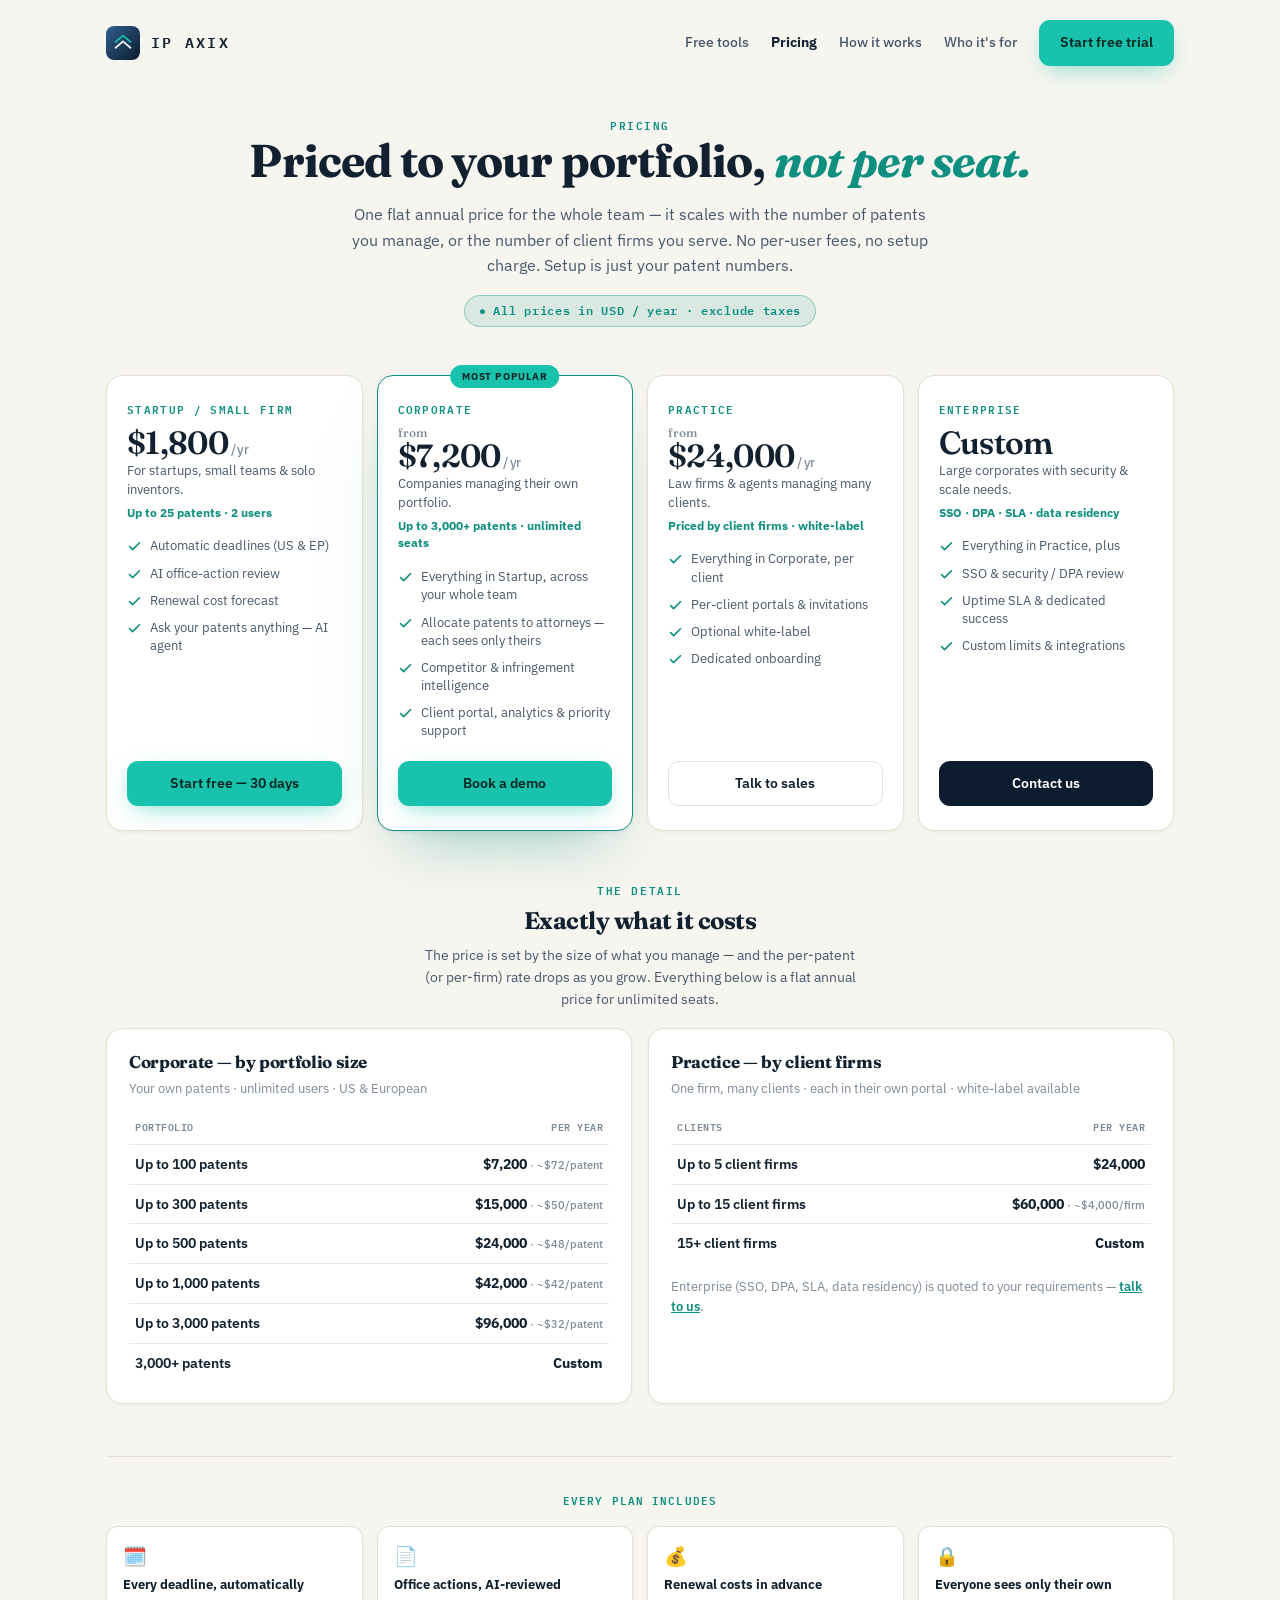
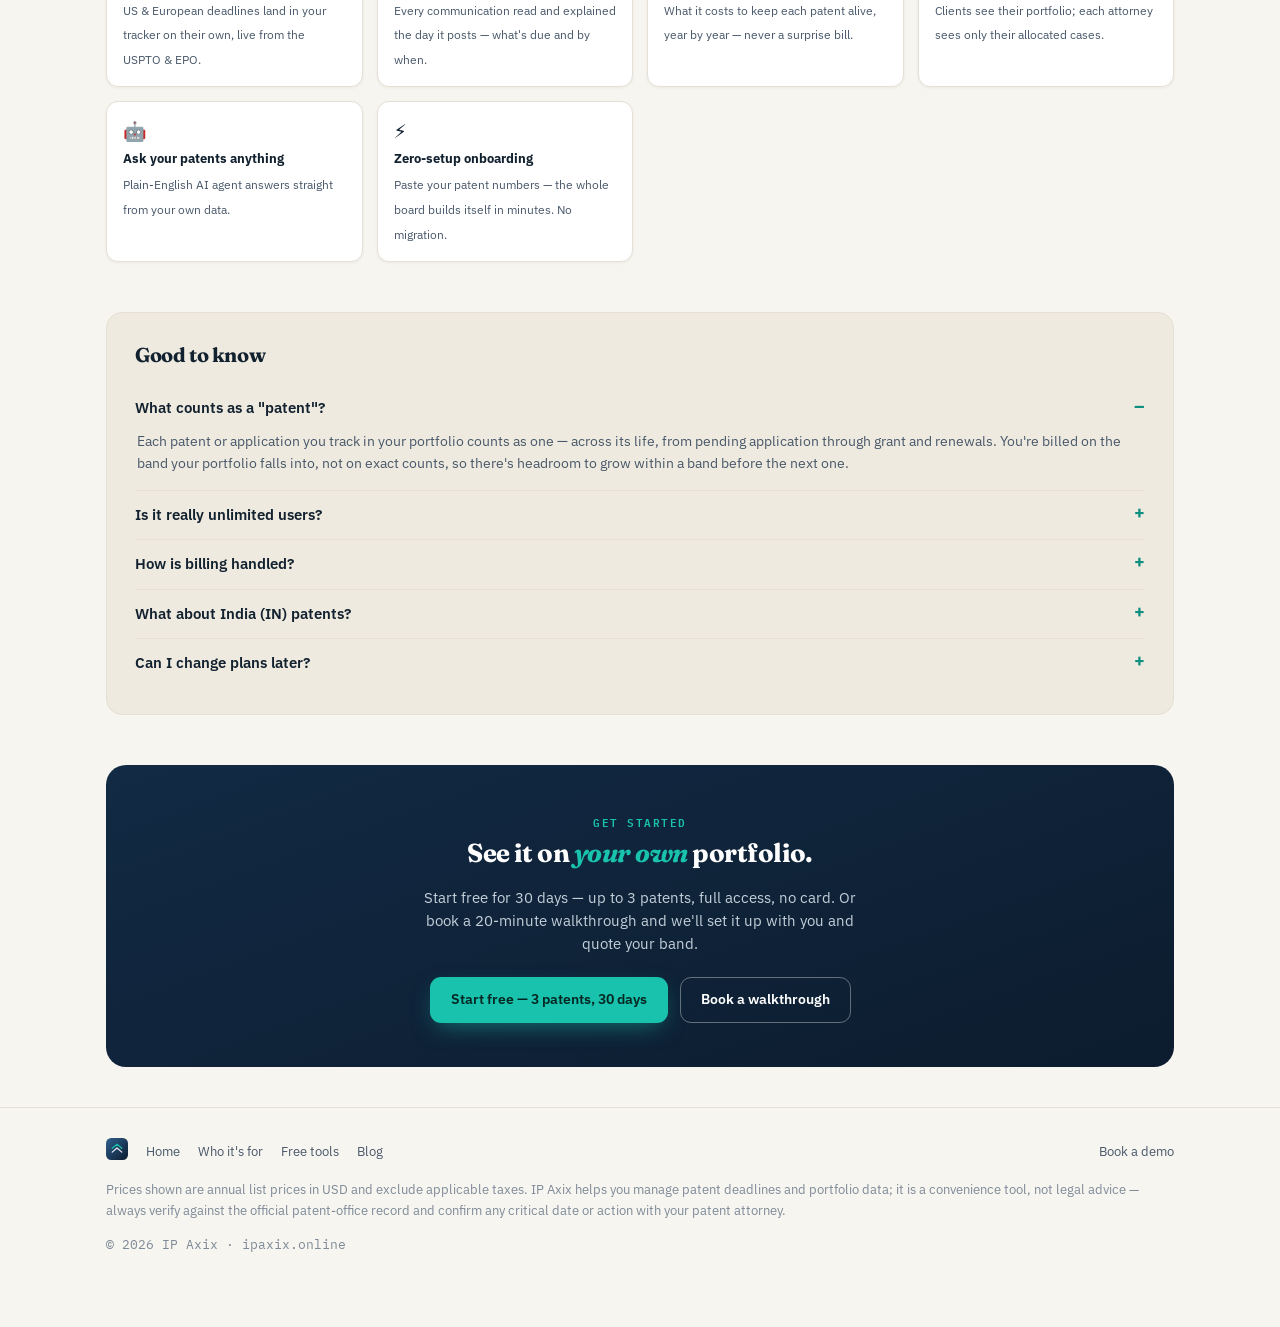
<file: pricing.html>
<!doctype html>
<html lang="en">
<head>
<meta charset="utf-8">
<meta name="viewport" content="width=device-width, initial-scale=1">
<meta name="robots" content="noindex, nofollow">
<title>Pricing — IP Axix</title>
<meta name="description" content="IP Axix pricing in USD — priced to the size of your portfolio, not per seat. Startup, Corporate, Practice and Enterprise plans for US &amp; European patent management.">
<link rel="canonical" href="https://ipaxix.online/pricing">
<link rel="preconnect" href="https://fonts.gstatic.com" crossorigin>
<link rel="stylesheet" href="https://fonts.googleapis.com/css2?family=Fraunces:opsz,ital,wght@9..144,0,500;9..144,0,600;9..144,1,500&family=IBM+Plex+Sans:wght@400;500;600;700;800&family=IBM+Plex+Mono:wght@500;600&display=swap">
<style>
  :root{
    --paper:#f7f5f0; --paper-2:#efeadf; --card:#ffffff;
    --line:#e6e0d4; --line-soft:#efeade;
    --ink:#12212f; --ink-soft:#48586a; --mut:#7d8a97;
    --navy:#0c1c2e; --navy-2:#122a44; --teal:#0e8f80; --teal-bright:#19c2ac; --gold:#c79a3f;
    --accent:var(--teal);
    --r:18px; --sh-sm:0 1px 3px rgba(14,31,46,.06); --sh-md:0 24px 48px -28px rgba(14,31,46,.4);
  }
  @media(prefers-color-scheme:dark){:root:not([data-theme="light"]){
    --ink:#eef3f5; --ink-soft:#c4cfd6; --mut:#8a98a2; --paper:#0a1119; --paper-2:#0e1721; --card:#121d28;
    --line:#233240; --line-soft:#1b2732; --teal:#3fc8b6; --accent:#3fc8b6;
  }}
  :root[data-theme="dark"]{
    --ink:#eef3f5; --ink-soft:#c4cfd6; --mut:#8a98a2; --paper:#0a1119; --paper-2:#0e1721; --card:#121d28;
    --line:#233240; --line-soft:#1b2732; --teal:#3fc8b6; --accent:#3fc8b6;
  }
  *{box-sizing:border-box}
  html{scroll-behavior:smooth}
  body{margin:0;background:var(--paper);color:var(--ink);font-family:"IBM Plex Sans",system-ui,-apple-system,Segoe UI,sans-serif;line-height:1.55;-webkit-font-smoothing:antialiased}
  .in{max-width:1120px;margin:0 auto;padding:0 26px}
  a{color:inherit}
  h1,h2,h3{font-family:"Fraunces",Georgia,serif;letter-spacing:-.02em;margin:0}
  .eyebrow{font-family:"IBM Plex Mono",monospace;font-size:11px;font-weight:600;letter-spacing:.14em;text-transform:uppercase;color:var(--teal)}
  .btn{display:inline-flex;align-items:center;justify-content:center;gap:8px;font-weight:600;font-size:14px;padding:11px 20px;border-radius:11px;border:1px solid transparent;text-decoration:none;cursor:pointer;transition:transform .18s,box-shadow .18s,filter .18s,border-color .18s,color .18s}
  .btn.primary{background:var(--teal-bright);color:#052723;box-shadow:0 8px 24px -8px rgba(25,194,172,.6)}
  .btn.primary:hover{transform:translateY(-2px);filter:brightness(1.05)}
  .btn.dark{background:var(--navy);color:#fff}.btn.dark:hover{transform:translateY(-2px);filter:brightness(1.14)}
  .btn.line{border-color:var(--line);color:var(--ink);background:var(--card)}.btn.line:hover{border-color:var(--accent);color:var(--accent)}
  .btn.ghost{border-color:transparent;color:var(--ink-soft)}.btn.ghost:hover{color:var(--teal)}

  /* nav */
  nav.top{display:flex;align-items:center;justify-content:space-between;padding:20px 0;gap:16px;flex-wrap:wrap}
  .brand{display:flex;align-items:center;gap:11px;text-decoration:none}
  .brand .logo{width:34px;height:34px;flex:0 0 auto}
  .brand .wordmark{font-family:"IBM Plex Mono",monospace;font-weight:600;letter-spacing:.15em;text-transform:uppercase;font-size:15px;color:var(--ink)}
  .nlinks{display:flex;align-items:center;gap:22px;font-size:14px;font-weight:500}
  .nlinks a{text-decoration:none;color:var(--ink-soft)}.nlinks a:hover{color:var(--teal)}
  .nlinks a.cur{color:var(--ink);font-weight:700}
  @media(max-width:720px){.nlinks a.hideM{display:none}}

  /* hero */
  .hero{text-align:center;padding:26px 0 10px}
  .hero h1{font-size:clamp(30px,5vw,46px);line-height:1.08}
  .hero h1 em{font-style:italic;color:var(--teal)}
  .hero p{font-size:16px;color:var(--ink-soft);max-width:60ch;margin:16px auto 0;line-height:1.6}
  .curpill{display:inline-flex;align-items:center;gap:7px;margin-top:16px;font-family:"IBM Plex Mono",monospace;font-size:11.5px;font-weight:600;letter-spacing:.06em;color:var(--teal);background:color-mix(in srgb,var(--teal) 12%,transparent);border:1px solid color-mix(in srgb,var(--teal) 34%,transparent);border-radius:100px;padding:6px 14px}

  /* tier cards */
  .tiers{display:grid;grid-template-columns:repeat(4,1fr);gap:14px;margin-top:38px;align-items:stretch}
  @media(max-width:960px){.tiers{grid-template-columns:1fr 1fr}}
  @media(max-width:560px){.tiers{grid-template-columns:1fr;max-width:420px;margin-left:auto;margin-right:auto}}
  .tier{position:relative;display:flex;flex-direction:column;background:var(--card);border:1px solid var(--line);border-radius:16px;padding:24px 20px;box-shadow:var(--sh-sm);transition:transform .18s,box-shadow .18s}
  .tier:hover{transform:translateY(-4px);box-shadow:var(--sh-md)}
  .tier.feat{border-color:var(--teal);box-shadow:0 2px 4px rgba(14,31,46,.05),0 30px 60px -30px rgba(14,143,128,.5)}
  .tier .badge{position:absolute;top:-11px;left:50%;transform:translateX(-50%);background:var(--teal-bright);color:#052723;font-size:10px;font-weight:800;letter-spacing:.08em;text-transform:uppercase;padding:4px 12px;border-radius:100px;white-space:nowrap}
  .tier .tname{font-family:"IBM Plex Mono",monospace;font-size:11px;font-weight:600;letter-spacing:.12em;text-transform:uppercase;color:var(--teal)}
  .tier .price{font-family:"Fraunces",serif;font-weight:600;font-size:32px;letter-spacing:-.02em;margin:10px 0 2px;line-height:1}
  .tier .price small{font-family:"IBM Plex Sans",sans-serif;font-size:13px;font-weight:500;color:var(--mut)}
  .tier .price .from{font-size:12px;font-weight:500;color:var(--mut);display:block;margin-bottom:1px;letter-spacing:0}
  .tier .for{font-size:12.5px;color:var(--ink-soft);min-height:34px;margin-bottom:2px}
  .tier .scale{font-size:11.5px;font-weight:700;color:var(--teal);margin:2px 0 4px}
  .tier ul{list-style:none;padding:0;margin:12px 0 20px;display:flex;flex-direction:column;gap:9px;flex:1}
  .tier li{font-size:13px;color:var(--ink-soft);display:flex;gap:8px;align-items:flex-start;line-height:1.4}
  .tier li svg{width:15px;height:15px;flex:0 0 auto;color:var(--teal);margin-top:2px;stroke:currentColor;fill:none;stroke-width:2.6;stroke-linecap:round;stroke-linejoin:round}
  .tier .btn{width:100%}

  /* band tables */
  .bands{margin-top:46px}
  .bandhead{text-align:center;margin-bottom:18px}
  .bandhead h2{font-size:24px}
  .bandhead p{font-size:14px;color:var(--ink-soft);margin:6px auto 0;max-width:56ch}
  .bandgrid{display:grid;grid-template-columns:1fr 1fr;gap:16px}
  @media(max-width:820px){.bandgrid{grid-template-columns:1fr}}
  .bandcard{background:var(--card);border:1px solid var(--line);border-radius:16px;padding:20px 22px;box-shadow:var(--sh-sm)}
  .bandcard h3{font-size:17px;margin-bottom:3px}
  .bandcard .sub{font-size:12.5px;color:var(--mut);margin-bottom:12px}
  table{border-collapse:collapse;width:100%;font-size:13.5px}
  th,td{padding:9px 6px;text-align:right;border-bottom:1px solid var(--line-soft);font-variant-numeric:tabular-nums}
  th:first-child,td:first-child{text-align:left}
  thead th{font-family:"IBM Plex Mono",monospace;font-size:10px;letter-spacing:.05em;text-transform:uppercase;color:var(--mut);font-weight:600}
  tbody tr:last-child td{border-bottom:none}
  td.band{font-weight:600;color:var(--ink)}
  td.band small{display:block;color:var(--mut);font-weight:400;font-size:11px}
  td.amt{font-weight:700;color:var(--ink);white-space:nowrap}
  td.amt small{font-weight:500;color:var(--mut)}

  /* includes */
  .includes{margin-top:52px;border-top:1px solid var(--line);padding-top:34px}
  .includes .lbl{text-align:center;font-family:"IBM Plex Mono",monospace;font-size:11px;font-weight:600;letter-spacing:.1em;text-transform:uppercase;color:var(--teal);margin-bottom:18px}
  .igrid{display:grid;grid-template-columns:repeat(auto-fit,minmax(220px,1fr));gap:14px}
  .icard{background:var(--card);border:1px solid var(--line);border-radius:12px;padding:15px 16px;box-shadow:var(--sh-sm)}
  .icard .em{font-size:19px;margin-bottom:5px}
  .icard b{display:block;font-size:13px;color:var(--ink);margin-bottom:3px;line-height:1.3}
  .icard span{font-size:12px;color:var(--ink-soft);line-height:1.5}

  /* faq / notes */
  .notes{margin-top:50px;background:var(--paper-2);border:1px solid var(--line);border-radius:16px;padding:26px 28px}
  .notes h2{font-size:20px;margin-bottom:14px}
  .notes details{border-bottom:1px solid var(--line)}
  .notes details:last-child{border-bottom:none}
  .notes summary{cursor:pointer;list-style:none;font-weight:600;font-size:14.5px;padding:13px 0;display:flex;justify-content:space-between;gap:12px;color:var(--ink)}
  .notes summary::-webkit-details-marker{display:none}
  .notes summary::after{content:"+";color:var(--teal);font-weight:700;font-size:18px;line-height:1}
  .notes details[open] summary::after{content:"–"}
  .notes p{margin:-2px 2px 15px;font-size:13.5px;color:var(--ink-soft);line-height:1.65}

  /* close */
  .close{margin-top:50px;text-align:center;background:linear-gradient(160deg,var(--navy-2),var(--navy));color:#fff;border-radius:20px;padding:44px 26px}
  .close h2{font-size:26px;color:#fff}
  .close h2 em{font-style:italic;color:var(--teal-bright)}
  .close p{font-size:14.5px;color:#c3d0da;max-width:52ch;margin:12px auto 0;line-height:1.6}
  .close .btns{display:flex;gap:12px;justify-content:center;flex-wrap:wrap;margin-top:22px}

  footer{border-top:1px solid var(--line);margin-top:40px;padding:30px 0 60px;color:var(--mut);font-size:12.5px;line-height:1.7}
  footer .frow{display:flex;gap:18px;flex-wrap:wrap;align-items:center;margin-bottom:12px}
  footer a{color:var(--ink-soft);text-decoration:none}footer a:hover{color:var(--teal)}
  footer .sp{flex:1}
  .mono{font-family:"IBM Plex Mono",monospace}
</style>
</head>
<body>
<div class="in">

  <!-- ===== NAV ===== -->
  <nav class="top">
    <a class="brand" href="/">
      <span class="logo"><svg viewBox="0 0 64 64" xmlns="http://www.w3.org/2000/svg" role="img" aria-label="IP Axix">
        <defs><linearGradient id="ipxNav" x1="0" y1="0" x2="1" y2="1"><stop offset="0" stop-color="#2f5f8f"/><stop offset="1" stop-color="#0c1c2e"/></linearGradient></defs>
        <rect width="64" height="64" rx="15" fill="url(#ipxNav)"/>
        <polyline points="18,41 32,29 46,41" fill="none" stroke="#EAF1F8" stroke-width="3.4" stroke-linecap="round" stroke-linejoin="round"/>
        <polyline points="18,30 32,18 46,30" fill="none" stroke="#19c2ac" stroke-width="3.4" stroke-linecap="round" stroke-linejoin="round"/>
      </svg></span>
      <span class="wordmark">IP Axix</span>
    </a>
    <div class="nlinks">
      <a class="hideM" href="https://audit.ipaxix.online/" target="_blank" rel="noopener">Free tools</a>
      <a class="cur" href="/pricing">Pricing</a>
      <a class="hideM" href="/#how">How it works</a>
      <a class="hideM" href="/#who">Who it's for</a>
      <a class="btn primary" href="https://patent-platform.vercel.app/?trial=1" target="_blank" rel="noopener">Start free trial</a>
    </div>
  </nav>

  <!-- ===== HERO ===== -->
  <div class="hero">
    <span class="eyebrow">Pricing</span>
    <h1>Priced to your portfolio, <em>not per seat.</em></h1>
    <p>One flat annual price for the whole team — it scales with the number of patents you manage, or the number of client firms you serve. No per-user fees, no setup charge. Setup is just your patent numbers.</p>
    <div class="curpill"><span>●</span> All prices in USD / year · exclude taxes</div>
  </div>

  <!-- ===== TIER CARDS ===== -->
  <div class="tiers">
    <div class="tier">
      <div class="tname">Startup / Small firm</div>
      <div class="price">$1,800<small> / yr</small></div>
      <div class="for">For startups, small teams &amp; solo inventors.</div>
      <div class="scale">Up to 25 patents · 2 users</div>
      <ul>
        <li><svg viewBox="0 0 24 24"><path d="M20 6 9 17l-5-5"/></svg>Automatic deadlines (US &amp; EP)</li>
        <li><svg viewBox="0 0 24 24"><path d="M20 6 9 17l-5-5"/></svg>AI office-action review</li>
        <li><svg viewBox="0 0 24 24"><path d="M20 6 9 17l-5-5"/></svg>Renewal cost forecast</li>
        <li><svg viewBox="0 0 24 24"><path d="M20 6 9 17l-5-5"/></svg>Ask your patents anything — AI agent</li>
      </ul>
      <a class="btn primary" href="https://patent-platform.vercel.app/?trial=1" target="_blank" rel="noopener">Start free — 30 days</a>
    </div>

    <div class="tier feat">
      <div class="badge">Most popular</div>
      <div class="tname">Corporate</div>
      <div class="price"><span class="from">from</span>$7,200<small> / yr</small></div>
      <div class="for">Companies managing their own portfolio.</div>
      <div class="scale">Up to 3,000+ patents · unlimited seats</div>
      <ul>
        <li><svg viewBox="0 0 24 24"><path d="M20 6 9 17l-5-5"/></svg>Everything in Startup, across your whole team</li>
        <li><svg viewBox="0 0 24 24"><path d="M20 6 9 17l-5-5"/></svg>Allocate patents to attorneys — each sees only theirs</li>
        <li><svg viewBox="0 0 24 24"><path d="M20 6 9 17l-5-5"/></svg>Competitor &amp; infringement intelligence</li>
        <li><svg viewBox="0 0 24 24"><path d="M20 6 9 17l-5-5"/></svg>Client portal, analytics &amp; priority support</li>
      </ul>
      <a class="btn primary" href="https://cal.com/ipaxix/20min" target="_blank" rel="noopener">Book a demo</a>
    </div>

    <div class="tier">
      <div class="tname">Practice</div>
      <div class="price"><span class="from">from</span>$24,000<small> / yr</small></div>
      <div class="for">Law firms &amp; agents managing many clients.</div>
      <div class="scale">Priced by client firms · white-label</div>
      <ul>
        <li><svg viewBox="0 0 24 24"><path d="M20 6 9 17l-5-5"/></svg>Everything in Corporate, per client</li>
        <li><svg viewBox="0 0 24 24"><path d="M20 6 9 17l-5-5"/></svg>Per-client portals &amp; invitations</li>
        <li><svg viewBox="0 0 24 24"><path d="M20 6 9 17l-5-5"/></svg>Optional white-label</li>
        <li><svg viewBox="0 0 24 24"><path d="M20 6 9 17l-5-5"/></svg>Dedicated onboarding</li>
      </ul>
      <a class="btn line" href="https://cal.com/ipaxix/20min" target="_blank" rel="noopener">Talk to sales</a>
    </div>

    <div class="tier">
      <div class="tname">Enterprise</div>
      <div class="price">Custom</div>
      <div class="for">Large corporates with security &amp; scale needs.</div>
      <div class="scale">SSO · DPA · SLA · data residency</div>
      <ul>
        <li><svg viewBox="0 0 24 24"><path d="M20 6 9 17l-5-5"/></svg>Everything in Practice, plus</li>
        <li><svg viewBox="0 0 24 24"><path d="M20 6 9 17l-5-5"/></svg>SSO &amp; security / DPA review</li>
        <li><svg viewBox="0 0 24 24"><path d="M20 6 9 17l-5-5"/></svg>Uptime SLA &amp; dedicated success</li>
        <li><svg viewBox="0 0 24 24"><path d="M20 6 9 17l-5-5"/></svg>Custom limits &amp; integrations</li>
      </ul>
      <a class="btn dark" href="https://cal.com/ipaxix/20min" target="_blank" rel="noopener">Contact us</a>
    </div>
  </div>

  <!-- ===== BAND TABLES ===== -->
  <div class="bands">
    <div class="bandhead">
      <span class="eyebrow">The detail</span>
      <h2>Exactly what it costs</h2>
      <p>The price is set by the size of what you manage — and the per-patent (or per-firm) rate drops as you grow. Everything below is a flat annual price for unlimited seats.</p>
    </div>
    <div class="bandgrid">
      <div class="bandcard">
        <h3>Corporate — by portfolio size</h3>
        <div class="sub">Your own patents · unlimited users · US &amp; European</div>
        <table>
          <thead><tr><th>Portfolio</th><th>Per year</th></tr></thead>
          <tbody>
            <tr><td class="band">Up to 100 patents</td><td class="amt">$7,200 <small>· ~$72/patent</small></td></tr>
            <tr><td class="band">Up to 300 patents</td><td class="amt">$15,000 <small>· ~$50/patent</small></td></tr>
            <tr><td class="band">Up to 500 patents</td><td class="amt">$24,000 <small>· ~$48/patent</small></td></tr>
            <tr><td class="band">Up to 1,000 patents</td><td class="amt">$42,000 <small>· ~$42/patent</small></td></tr>
            <tr><td class="band">Up to 3,000 patents</td><td class="amt">$96,000 <small>· ~$32/patent</small></td></tr>
            <tr><td class="band">3,000+ patents</td><td class="amt">Custom</td></tr>
          </tbody>
        </table>
      </div>
      <div class="bandcard">
        <h3>Practice — by client firms</h3>
        <div class="sub">One firm, many clients · each in their own portal · white-label available</div>
        <table>
          <thead><tr><th>Clients</th><th>Per year</th></tr></thead>
          <tbody>
            <tr><td class="band">Up to 5 client firms</td><td class="amt">$24,000</td></tr>
            <tr><td class="band">Up to 15 client firms</td><td class="amt">$60,000 <small>· ~$4,000/firm</small></td></tr>
            <tr><td class="band">15+ client firms</td><td class="amt">Custom</td></tr>
          </tbody>
        </table>
        <div class="sub" style="margin-top:14px;margin-bottom:0">Enterprise (SSO, DPA, SLA, data residency) is quoted to your requirements — <a href="https://cal.com/ipaxix/20min" target="_blank" rel="noopener" style="color:var(--teal);font-weight:600">talk to us</a>.</div>
      </div>
    </div>
  </div>

  <!-- ===== EVERY PLAN INCLUDES ===== -->
  <div class="includes">
    <div class="lbl">Every plan includes</div>
    <div class="igrid">
      <div class="icard"><div class="em">🗓️</div><b>Every deadline, automatically</b><span>US &amp; European deadlines land in your tracker on their own, live from the USPTO &amp; EPO.</span></div>
      <div class="icard"><div class="em">📄</div><b>Office actions, AI-reviewed</b><span>Every communication read and explained the day it posts — what's due and by when.</span></div>
      <div class="icard"><div class="em">💰</div><b>Renewal costs in advance</b><span>What it costs to keep each patent alive, year by year — never a surprise bill.</span></div>
      <div class="icard"><div class="em">🔒</div><b>Everyone sees only their own</b><span>Clients see their portfolio; each attorney sees only their allocated cases.</span></div>
      <div class="icard"><div class="em">🤖</div><b>Ask your patents anything</b><span>Plain-English AI agent answers straight from your own data.</span></div>
      <div class="icard"><div class="em">⚡</div><b>Zero-setup onboarding</b><span>Paste your patent numbers — the whole board builds itself in minutes. No migration.</span></div>
    </div>
  </div>

  <!-- ===== NOTES / FAQ ===== -->
  <div class="notes">
    <h2>Good to know</h2>
    <details open><summary>What counts as a "patent"?</summary><p>Each patent or application you track in your portfolio counts as one — across its life, from pending application through grant and renewals. You're billed on the band your portfolio falls into, not on exact counts, so there's headroom to grow within a band before the next one.</p></details>
    <details><summary>Is it really unlimited users?</summary><p>Yes. On Corporate and Practice there's no per-seat fee — invite as many attorneys or team members as you need. Access is controlled by allocation, so each person sees only the cases that are theirs.</p></details>
    <details><summary>How is billing handled?</summary><p>Prices are annual and in USD, excluding local taxes. Monthly billing is available on request. Multi-year terms carry a discount — ask us. You can start on the free 30-day trial (up to 3 patents, no card) and move to a paid plan whenever you're ready; your data carries over untouched.</p></details>
    <details><summary>What about India (IN) patents?</summary><p>Deadlines for Indian patents are supported and calculated in your tracker. Because Indian patents aren't in the public lookup databases, they're added by number manually rather than pulled automatically — everything after that works the same.</p></details>
    <details><summary>Can I change plans later?</summary><p>Anytime. Moving between bands or plans is instant and prorated — your patents, history and deadlines stay exactly as they are.</p></details>
  </div>

  <!-- ===== CLOSE ===== -->
  <div class="close">
    <span class="eyebrow" style="color:var(--teal-bright)">Get started</span>
    <h2>See it on <em>your own</em> portfolio.</h2>
    <p>Start free for 30 days — up to 3 patents, full access, no card. Or book a 20-minute walkthrough and we'll set it up with you and quote your band.</p>
    <div class="btns">
      <a class="btn primary" href="https://patent-platform.vercel.app/?trial=1" target="_blank" rel="noopener">Start free — 3 patents, 30 days</a>
      <a class="btn line" style="background:transparent;color:#fff;border-color:rgba(255,255,255,.35)" href="https://cal.com/ipaxix/20min" target="_blank" rel="noopener">Book a walkthrough</a>
    </div>
  </div>

</div>

<footer><div class="in">
  <div class="frow">
    <span class="logo"><svg viewBox="0 0 64 64" xmlns="http://www.w3.org/2000/svg" role="img" aria-label="IP Axix" style="width:22px;height:22px">
      <defs><linearGradient id="ipxFoot" x1="0" y1="0" x2="1" y2="1"><stop offset="0" stop-color="#2f5f8f"/><stop offset="1" stop-color="#0c1c2e"/></linearGradient></defs>
      <rect width="64" height="64" rx="15" fill="url(#ipxFoot)"/>
      <polyline points="18,41 32,29 46,41" fill="none" stroke="#EAF1F8" stroke-width="3.4" stroke-linecap="round" stroke-linejoin="round"/>
      <polyline points="18,30 32,18 46,30" fill="none" stroke="#19c2ac" stroke-width="3.4" stroke-linecap="round" stroke-linejoin="round"/>
    </svg></span>
    <a href="/">Home</a>
    <a href="/#who">Who it's for</a>
    <a href="https://audit.ipaxix.online/">Free tools</a>
    <a href="/blog/">Blog</a>
    <span class="sp"></span>
    <a href="https://cal.com/ipaxix/20min" target="_blank" rel="noopener">Book a demo</a>
  </div>
  <p>Prices shown are annual list prices in USD and exclude applicable taxes. IP Axix helps you manage patent deadlines and portfolio data; it is a convenience tool, not legal advice — always verify against the official patent-office record and confirm any critical date or action with your patent attorney.</p>
  <p class="mono">© 2026 IP Axix · ipaxix.online</p>
</div></footer>

</body>
</html>
</file>
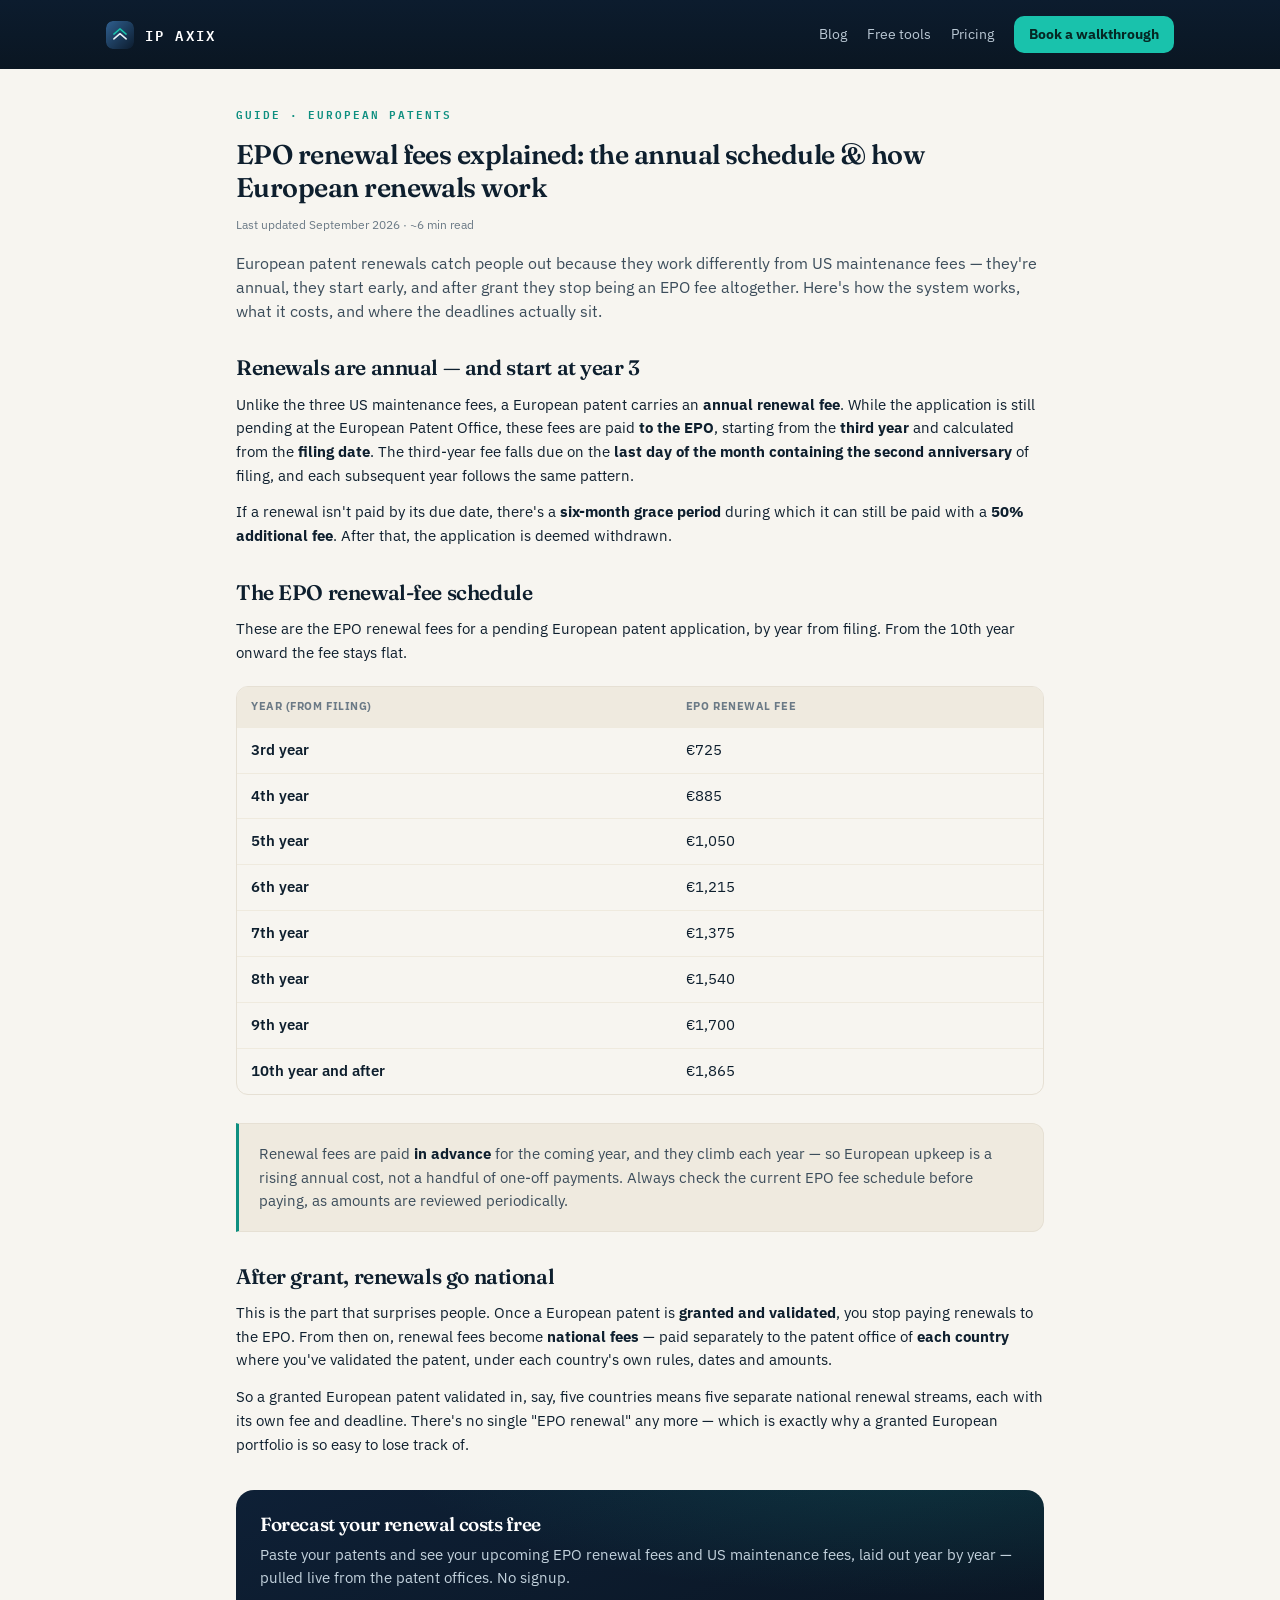
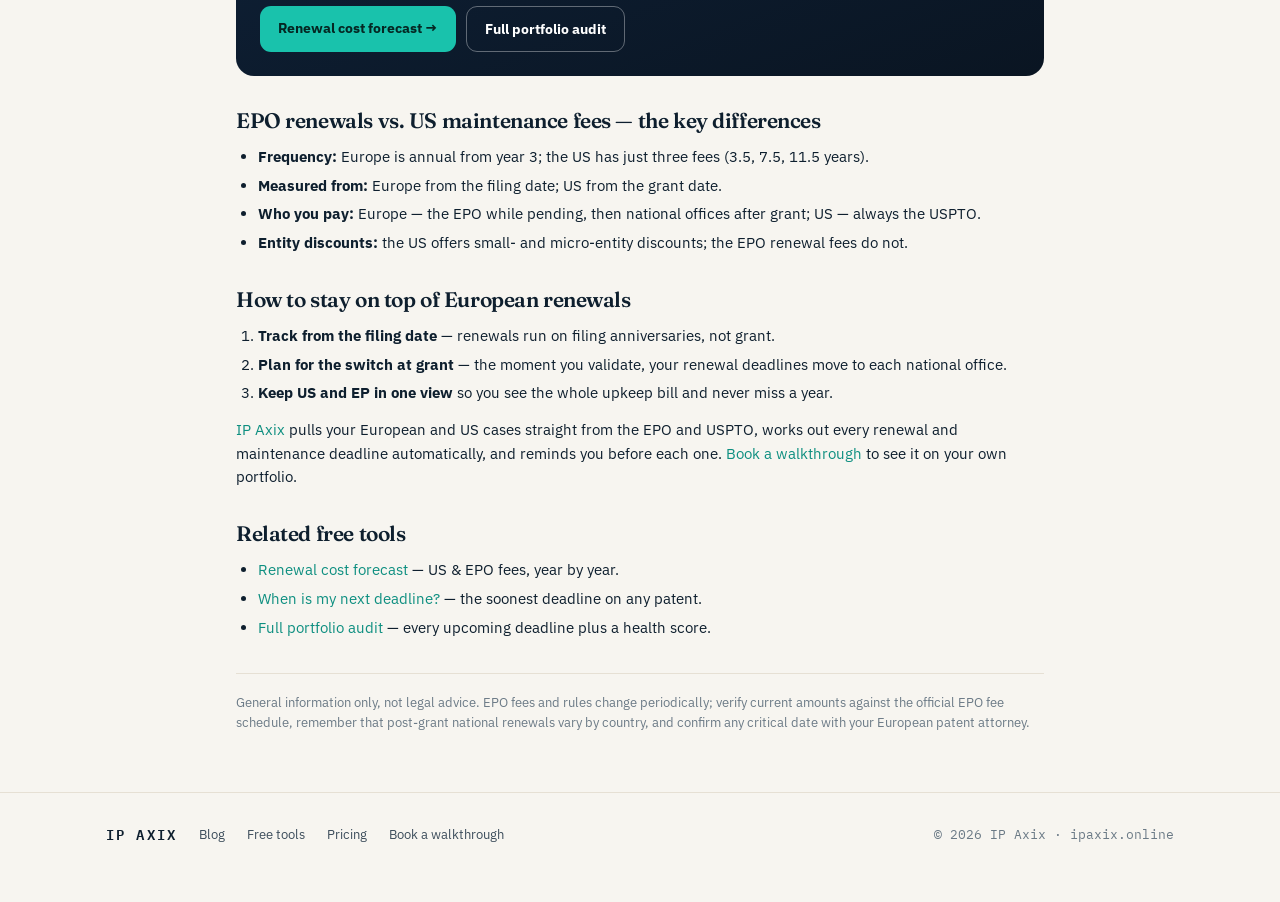
<file: blog/epo-renewal-fees.html>
<!doctype html>
<html lang="en">
<head>
<meta charset="utf-8">
<meta name="viewport" content="width=device-width, initial-scale=1">
<title>EPO Renewal Fees Explained: The Annual Schedule & How European Renewals Work — IP Axix</title>
<meta name="description" content="How European patent renewal fees work: the EPO's annual schedule from year 3, when they're due, the grace period, and why renewals become national fees after grant.">
<link rel="canonical" href="https://ipaxix.online/blog/epo-renewal-fees">
<meta property="og:type" content="article">
<meta property="og:title" content="EPO Renewal Fees Explained: The Annual Schedule & How European Renewals Work">
<meta property="og:description" content="The EPO annual renewal-fee schedule, due dates, the grace period, and how European renewals differ from US maintenance fees.">
<meta property="og:url" content="https://ipaxix.online/blog/epo-renewal-fees">
<meta name="robots" content="index,follow">
<link rel="preconnect" href="https://fonts.googleapis.com">
<link rel="preconnect" href="https://fonts.gstatic.com" crossorigin>
<link rel="stylesheet" href="https://fonts.googleapis.com/css2?family=Fraunces:opsz,wght@9..144,400;9..144,600;9..144,700&family=IBM+Plex+Sans:wght@400;500;600;700&family=IBM+Plex+Mono:wght@500;600&display=swap">
<link rel="stylesheet" href="/blog/blog.css">
<script type="application/ld+json">
{"@context":"https://schema.org","@type":"Article","headline":"EPO Renewal Fees Explained: The Annual Schedule & How European Renewals Work","description":"How European patent renewal fees work: the EPO annual schedule, due dates, the grace period, and how renewals become national after grant.","author":{"@type":"Organization","name":"IP Axix"},"publisher":{"@type":"Organization","name":"IP Axix"},"mainEntityOfPage":"https://ipaxix.online/blog/epo-renewal-fees","datePublished":"2026-09-13"}
</script>
<script type="application/ld+json">
{"@context":"https://schema.org","@type":"FAQPage","mainEntity":[
{"@type":"Question","name":"When do EPO renewal fees start?","acceptedAnswer":{"@type":"Answer","text":"Renewal fees for a European patent application are payable to the EPO from the 3rd year onward, calculated from the filing date. The third-year fee falls due at the end of the month containing the second anniversary of filing."}},
{"@type":"Question","name":"What happens to renewals after a European patent is granted?","acceptedAnswer":{"@type":"Answer","text":"Once a European patent is granted and validated, renewal fees are no longer paid to the EPO. They become national renewal fees, paid to each country where the patent is validated, and the amounts vary widely by country."}}]}
</script>
</head>
<body>

<div class="topbar"><div class="in">
  <a class="brand" href="https://ipaxix.online">
    <svg viewBox="0 0 64 64" xmlns="http://www.w3.org/2000/svg" aria-label="IP Axix"><defs><linearGradient id="l" x1="0" y1="0" x2="1" y2="1"><stop offset="0" stop-color="#2f5f8f"/><stop offset="1" stop-color="#0c1c2e"/></linearGradient></defs><rect width="64" height="64" rx="15" fill="url(#l)"/><polyline points="18,41 32,29 46,41" fill="none" stroke="#EAF1F8" stroke-width="3.4" stroke-linecap="round" stroke-linejoin="round"/><polyline points="18,30 32,18 46,30" fill="none" stroke="#19c2ac" stroke-width="3.4" stroke-linecap="round" stroke-linejoin="round"/></svg>
    <span class="wordmark">IP Axix</span></a>
  <div class="navlinks">
    <a href="/blog/">Blog</a>
    <a href="https://audit.ipaxix.online/">Free tools</a>
    <a href="https://ipaxix.online/#pricing">Pricing</a>
    <a class="cta" href="https://cal.com/ipaxix/20min" target="_blank" rel="noopener">Book a walkthrough</a>
  </div>
</div></div>

<div class="prose">
<article>
  <span class="eyebrow">Guide · European patents</span>
  <h1>EPO renewal fees explained: the annual schedule &amp; how European renewals work</h1>
  <div class="meta">Last updated September 2026 · ~6 min read</div>
  <p class="lead">European patent renewals catch people out because they work differently from US maintenance fees — they're annual, they start early, and after grant they stop being an EPO fee altogether. Here's how the system works, what it costs, and where the deadlines actually sit.</p>

  <h2>Renewals are annual — and start at year 3</h2>
  <p>Unlike the three US maintenance fees, a European patent carries an <strong>annual renewal fee</strong>. While the application is still pending at the European Patent Office, these fees are paid <strong>to the EPO</strong>, starting from the <strong>third year</strong> and calculated from the <strong>filing date</strong>. The third-year fee falls due on the <strong>last day of the month containing the second anniversary</strong> of filing, and each subsequent year follows the same pattern.</p>
  <p>If a renewal isn't paid by its due date, there's a <strong>six-month grace period</strong> during which it can still be paid with a <strong>50% additional fee</strong>. After that, the application is deemed withdrawn.</p>

  <h2>The EPO renewal-fee schedule</h2>
  <p>These are the EPO renewal fees for a pending European patent application, by year from filing. From the 10th year onward the fee stays flat.</p>
  <div class="twrap">
  <table class="fee">
    <thead><tr><th>Year (from filing)</th><th>EPO renewal fee</th></tr></thead>
    <tbody>
      <tr><td>3rd year</td><td>€725</td></tr>
      <tr><td>4th year</td><td>€885</td></tr>
      <tr><td>5th year</td><td>€1,050</td></tr>
      <tr><td>6th year</td><td>€1,215</td></tr>
      <tr><td>7th year</td><td>€1,375</td></tr>
      <tr><td>8th year</td><td>€1,540</td></tr>
      <tr><td>9th year</td><td>€1,700</td></tr>
      <tr><td>10th year and after</td><td>€1,865</td></tr>
    </tbody>
  </table>
  </div>
  <p class="callout">Renewal fees are paid <b>in advance</b> for the coming year, and they climb each year — so European upkeep is a rising annual cost, not a handful of one-off payments. Always check the current EPO fee schedule before paying, as amounts are reviewed periodically.</p>

  <h2>After grant, renewals go national</h2>
  <p>This is the part that surprises people. Once a European patent is <strong>granted and validated</strong>, you stop paying renewals to the EPO. From then on, renewal fees become <strong>national fees</strong> — paid separately to the patent office of <strong>each country</strong> where you've validated the patent, under each country's own rules, dates and amounts.</p>
  <p>So a granted European patent validated in, say, five countries means five separate national renewal streams, each with its own fee and deadline. There's no single "EPO renewal" any more — which is exactly why a granted European portfolio is so easy to lose track of.</p>

  <div class="toolcta">
    <h3>Forecast your renewal costs free</h3>
    <p>Paste your patents and see your upcoming EPO renewal fees and US maintenance fees, laid out year by year — pulled live from the patent offices. No signup.</p>
    <div class="btns">
      <a class="btn p" href="https://audit.ipaxix.online/forecast">Renewal cost forecast →</a>
      <a class="btn g" href="https://audit.ipaxix.online/">Full portfolio audit</a>
    </div>
  </div>

  <h2>EPO renewals vs. US maintenance fees — the key differences</h2>
  <ul>
    <li><strong>Frequency:</strong> Europe is annual from year 3; the US has just three fees (3.5, 7.5, 11.5 years).</li>
    <li><strong>Measured from:</strong> Europe from the filing date; US from the grant date.</li>
    <li><strong>Who you pay:</strong> Europe — the EPO while pending, then national offices after grant; US — always the USPTO.</li>
    <li><strong>Entity discounts:</strong> the US offers small- and micro-entity discounts; the EPO renewal fees do not.</li>
  </ul>

  <h2>How to stay on top of European renewals</h2>
  <ol>
    <li><strong>Track from the filing date</strong> — renewals run on filing anniversaries, not grant.</li>
    <li><strong>Plan for the switch at grant</strong> — the moment you validate, your renewal deadlines move to each national office.</li>
    <li><strong>Keep US and EP in one view</strong> so you see the whole upkeep bill and never miss a year.</li>
  </ol>
  <p><a href="https://ipaxix.online/#how">IP Axix</a> pulls your European and US cases straight from the EPO and USPTO, works out every renewal and maintenance deadline automatically, and reminds you before each one. <a href="https://cal.com/ipaxix/20min" target="_blank" rel="noopener">Book a walkthrough</a> to see it on your own portfolio.</p>

  <h2>Related free tools</h2>
  <ul>
    <li><a href="https://audit.ipaxix.online/forecast">Renewal cost forecast</a> — US &amp; EPO fees, year by year.</li>
    <li><a href="https://audit.ipaxix.online/in-force">When is my next deadline?</a> — the soonest deadline on any patent.</li>
    <li><a href="https://audit.ipaxix.online/">Full portfolio audit</a> — every upcoming deadline plus a health score.</li>
  </ul>

  <p class="disclaimer">General information only, not legal advice. EPO fees and rules change periodically; verify current amounts against the official EPO fee schedule, remember that post-grant national renewals vary by country, and confirm any critical date with your European patent attorney.</p>
</article>
</div>

<footer class="site"><div class="in">
  <span class="wordmark" style="color:var(--ink)">IP Axix</span>
  <a href="/blog/">Blog</a>
  <a href="https://audit.ipaxix.online/">Free tools</a>
  <a href="https://ipaxix.online/#pricing">Pricing</a>
  <a href="https://cal.com/ipaxix/20min" target="_blank" rel="noopener">Book a walkthrough</a>
  <span style="flex:1"></span>
  <span class="mono">© 2026 IP Axix · ipaxix.online</span>
</div></footer>

</body>
</html>
</file>
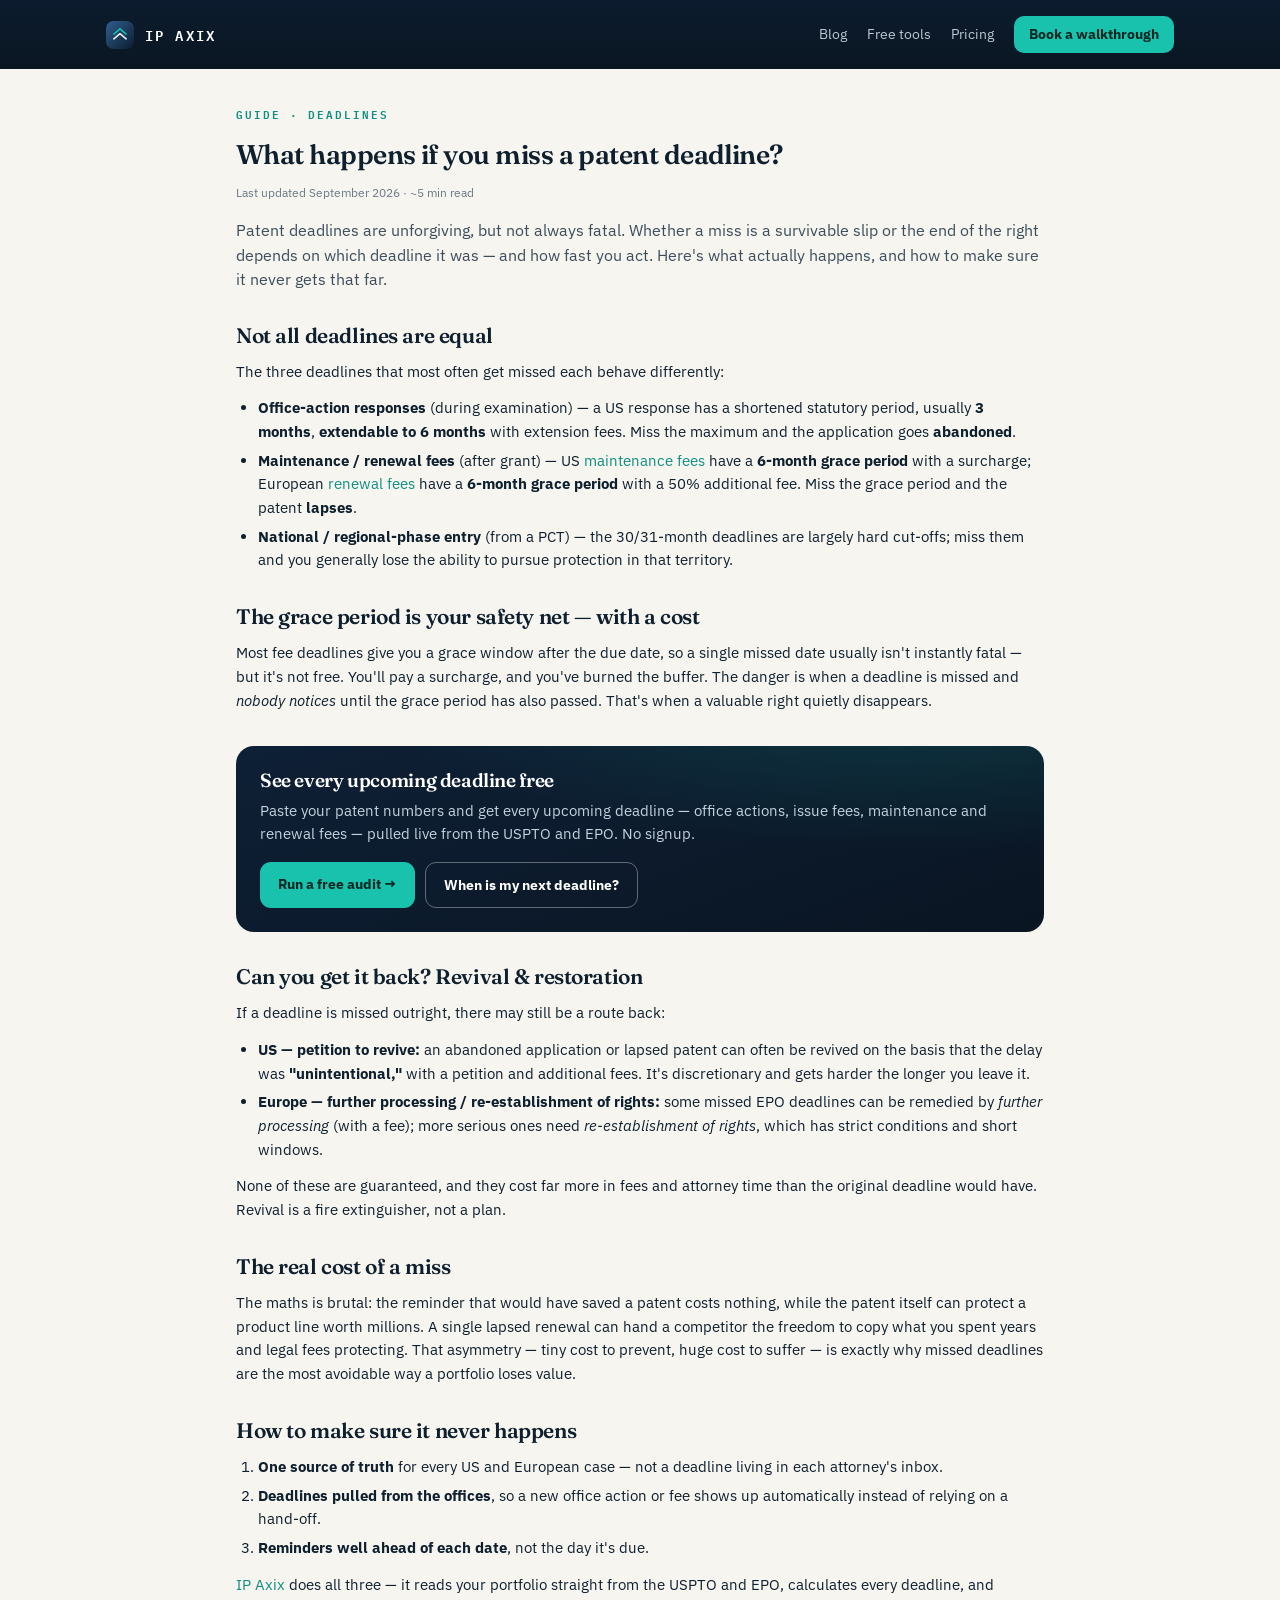
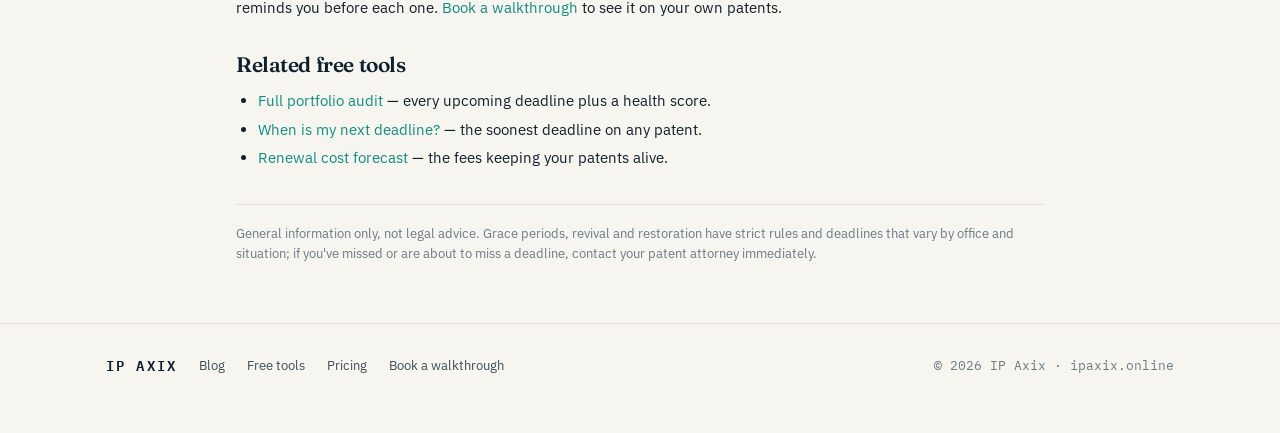
<file: blog/missed-patent-deadline.html>
<!doctype html>
<html lang="en">
<head>
<meta charset="utf-8">
<meta name="viewport" content="width=device-width, initial-scale=1">
<title>What Happens If You Miss a Patent Deadline? Abandonment, Grace & Revival — IP Axix</title>
<meta name="description" content="What really happens when you miss a patent deadline — office-action responses, maintenance and renewal fees — plus grace periods, revival options, and how to avoid it.">
<link rel="canonical" href="https://ipaxix.online/blog/missed-patent-deadline">
<meta property="og:type" content="article">
<meta property="og:title" content="What Happens If You Miss a Patent Deadline?">
<meta property="og:description" content="Abandonment, grace periods and revival — what happens when a patent deadline is missed, and how to make sure it isn't.">
<meta property="og:url" content="https://ipaxix.online/blog/missed-patent-deadline">
<meta name="robots" content="index,follow">
<link rel="preconnect" href="https://fonts.googleapis.com">
<link rel="preconnect" href="https://fonts.gstatic.com" crossorigin>
<link rel="stylesheet" href="https://fonts.googleapis.com/css2?family=Fraunces:opsz,wght@9..144,400;9..144,600;9..144,700&family=IBM+Plex+Sans:wght@400;500;600;700&family=IBM+Plex+Mono:wght@500;600&display=swap">
<link rel="stylesheet" href="/blog/blog.css">
<script type="application/ld+json">
{"@context":"https://schema.org","@type":"Article","headline":"What Happens If You Miss a Patent Deadline? Abandonment, Grace & Revival","description":"What happens when a patent deadline is missed — grace periods, abandonment and revival — and how to avoid it.","author":{"@type":"Organization","name":"IP Axix"},"publisher":{"@type":"Organization","name":"IP Axix"},"mainEntityOfPage":"https://ipaxix.online/blog/missed-patent-deadline","datePublished":"2026-09-13"}
</script>
<script type="application/ld+json">
{"@context":"https://schema.org","@type":"FAQPage","mainEntity":[
{"@type":"Question","name":"Can you recover a patent after missing a deadline?","acceptedAnswer":{"@type":"Answer","text":"Sometimes. Many deadlines have a grace period, and an abandoned application or lapsed patent can often be revived by petition if the delay was unintentional, with additional fees. Recovery is not guaranteed and gets harder the longer you wait."}},
{"@type":"Question","name":"What happens if you miss an office action deadline?","acceptedAnswer":{"@type":"Answer","text":"A US office-action response has a shortened statutory period (usually 3 months) that is extendable up to 6 months with extension fees. If you don't respond within the maximum period, the application goes abandoned."}}]}
</script>
</head>
<body>

<div class="topbar"><div class="in">
  <a class="brand" href="https://ipaxix.online">
    <svg viewBox="0 0 64 64" xmlns="http://www.w3.org/2000/svg" aria-label="IP Axix"><defs><linearGradient id="l" x1="0" y1="0" x2="1" y2="1"><stop offset="0" stop-color="#2f5f8f"/><stop offset="1" stop-color="#0c1c2e"/></linearGradient></defs><rect width="64" height="64" rx="15" fill="url(#l)"/><polyline points="18,41 32,29 46,41" fill="none" stroke="#EAF1F8" stroke-width="3.4" stroke-linecap="round" stroke-linejoin="round"/><polyline points="18,30 32,18 46,30" fill="none" stroke="#19c2ac" stroke-width="3.4" stroke-linecap="round" stroke-linejoin="round"/></svg>
    <span class="wordmark">IP Axix</span></a>
  <div class="navlinks">
    <a href="/blog/">Blog</a>
    <a href="https://audit.ipaxix.online/">Free tools</a>
    <a href="https://ipaxix.online/#pricing">Pricing</a>
    <a class="cta" href="https://cal.com/ipaxix/20min" target="_blank" rel="noopener">Book a walkthrough</a>
  </div>
</div></div>

<div class="prose">
<article>
  <span class="eyebrow">Guide · Deadlines</span>
  <h1>What happens if you miss a patent deadline?</h1>
  <div class="meta">Last updated September 2026 · ~5 min read</div>
  <p class="lead">Patent deadlines are unforgiving, but not always fatal. Whether a miss is a survivable slip or the end of the right depends on which deadline it was — and how fast you act. Here's what actually happens, and how to make sure it never gets that far.</p>

  <h2>Not all deadlines are equal</h2>
  <p>The three deadlines that most often get missed each behave differently:</p>
  <ul>
    <li><strong>Office-action responses</strong> (during examination) — a US response has a shortened statutory period, usually <strong>3 months</strong>, <strong>extendable to 6 months</strong> with extension fees. Miss the maximum and the application goes <strong>abandoned</strong>.</li>
    <li><strong>Maintenance / renewal fees</strong> (after grant) — US <a href="https://ipaxix.online/blog/us-patent-maintenance-fees">maintenance fees</a> have a <strong>6-month grace period</strong> with a surcharge; European <a href="https://ipaxix.online/blog/epo-renewal-fees">renewal fees</a> have a <strong>6-month grace period</strong> with a 50% additional fee. Miss the grace period and the patent <strong>lapses</strong>.</li>
    <li><strong>National / regional-phase entry</strong> (from a PCT) — the 30/31-month deadlines are largely hard cut-offs; miss them and you generally lose the ability to pursue protection in that territory.</li>
  </ul>

  <h2>The grace period is your safety net — with a cost</h2>
  <p>Most fee deadlines give you a grace window after the due date, so a single missed date usually isn't instantly fatal — but it's not free. You'll pay a surcharge, and you've burned the buffer. The danger is when a deadline is missed and <em>nobody notices</em> until the grace period has also passed. That's when a valuable right quietly disappears.</p>

  <div class="toolcta">
    <h3>See every upcoming deadline free</h3>
    <p>Paste your patent numbers and get every upcoming deadline — office actions, issue fees, maintenance and renewal fees — pulled live from the USPTO and EPO. No signup.</p>
    <div class="btns">
      <a class="btn p" href="https://audit.ipaxix.online/">Run a free audit →</a>
      <a class="btn g" href="https://audit.ipaxix.online/in-force">When is my next deadline?</a>
    </div>
  </div>

  <h2>Can you get it back? Revival &amp; restoration</h2>
  <p>If a deadline is missed outright, there may still be a route back:</p>
  <ul>
    <li><strong>US — petition to revive:</strong> an abandoned application or lapsed patent can often be revived on the basis that the delay was <strong>"unintentional,"</strong> with a petition and additional fees. It's discretionary and gets harder the longer you leave it.</li>
    <li><strong>Europe — further processing / re-establishment of rights:</strong> some missed EPO deadlines can be remedied by <em>further processing</em> (with a fee); more serious ones need <em>re-establishment of rights</em>, which has strict conditions and short windows.</li>
  </ul>
  <p>None of these are guaranteed, and they cost far more in fees and attorney time than the original deadline would have. Revival is a fire extinguisher, not a plan.</p>

  <h2>The real cost of a miss</h2>
  <p>The maths is brutal: the reminder that would have saved a patent costs nothing, while the patent itself can protect a product line worth millions. A single lapsed renewal can hand a competitor the freedom to copy what you spent years and legal fees protecting. That asymmetry — tiny cost to prevent, huge cost to suffer — is exactly why missed deadlines are the most avoidable way a portfolio loses value.</p>

  <h2>How to make sure it never happens</h2>
  <ol>
    <li><strong>One source of truth</strong> for every US and European case — not a deadline living in each attorney's inbox.</li>
    <li><strong>Deadlines pulled from the offices</strong>, so a new office action or fee shows up automatically instead of relying on a hand-off.</li>
    <li><strong>Reminders well ahead of each date</strong>, not the day it's due.</li>
  </ol>
  <p><a href="https://ipaxix.online/#how">IP Axix</a> does all three — it reads your portfolio straight from the USPTO and EPO, calculates every deadline, and reminds you before each one. <a href="https://cal.com/ipaxix/20min" target="_blank" rel="noopener">Book a walkthrough</a> to see it on your own patents.</p>

  <h2>Related free tools</h2>
  <ul>
    <li><a href="https://audit.ipaxix.online/">Full portfolio audit</a> — every upcoming deadline plus a health score.</li>
    <li><a href="https://audit.ipaxix.online/in-force">When is my next deadline?</a> — the soonest deadline on any patent.</li>
    <li><a href="https://audit.ipaxix.online/forecast">Renewal cost forecast</a> — the fees keeping your patents alive.</li>
  </ul>

  <p class="disclaimer">General information only, not legal advice. Grace periods, revival and restoration have strict rules and deadlines that vary by office and situation; if you've missed or are about to miss a deadline, contact your patent attorney immediately.</p>
</article>
</div>

<footer class="site"><div class="in">
  <span class="wordmark" style="color:var(--ink)">IP Axix</span>
  <a href="/blog/">Blog</a>
  <a href="https://audit.ipaxix.online/">Free tools</a>
  <a href="https://ipaxix.online/#pricing">Pricing</a>
  <a href="https://cal.com/ipaxix/20min" target="_blank" rel="noopener">Book a walkthrough</a>
  <span style="flex:1"></span>
  <span class="mono">© 2026 IP Axix · ipaxix.online</span>
</div></footer>

</body>
</html>
</file>
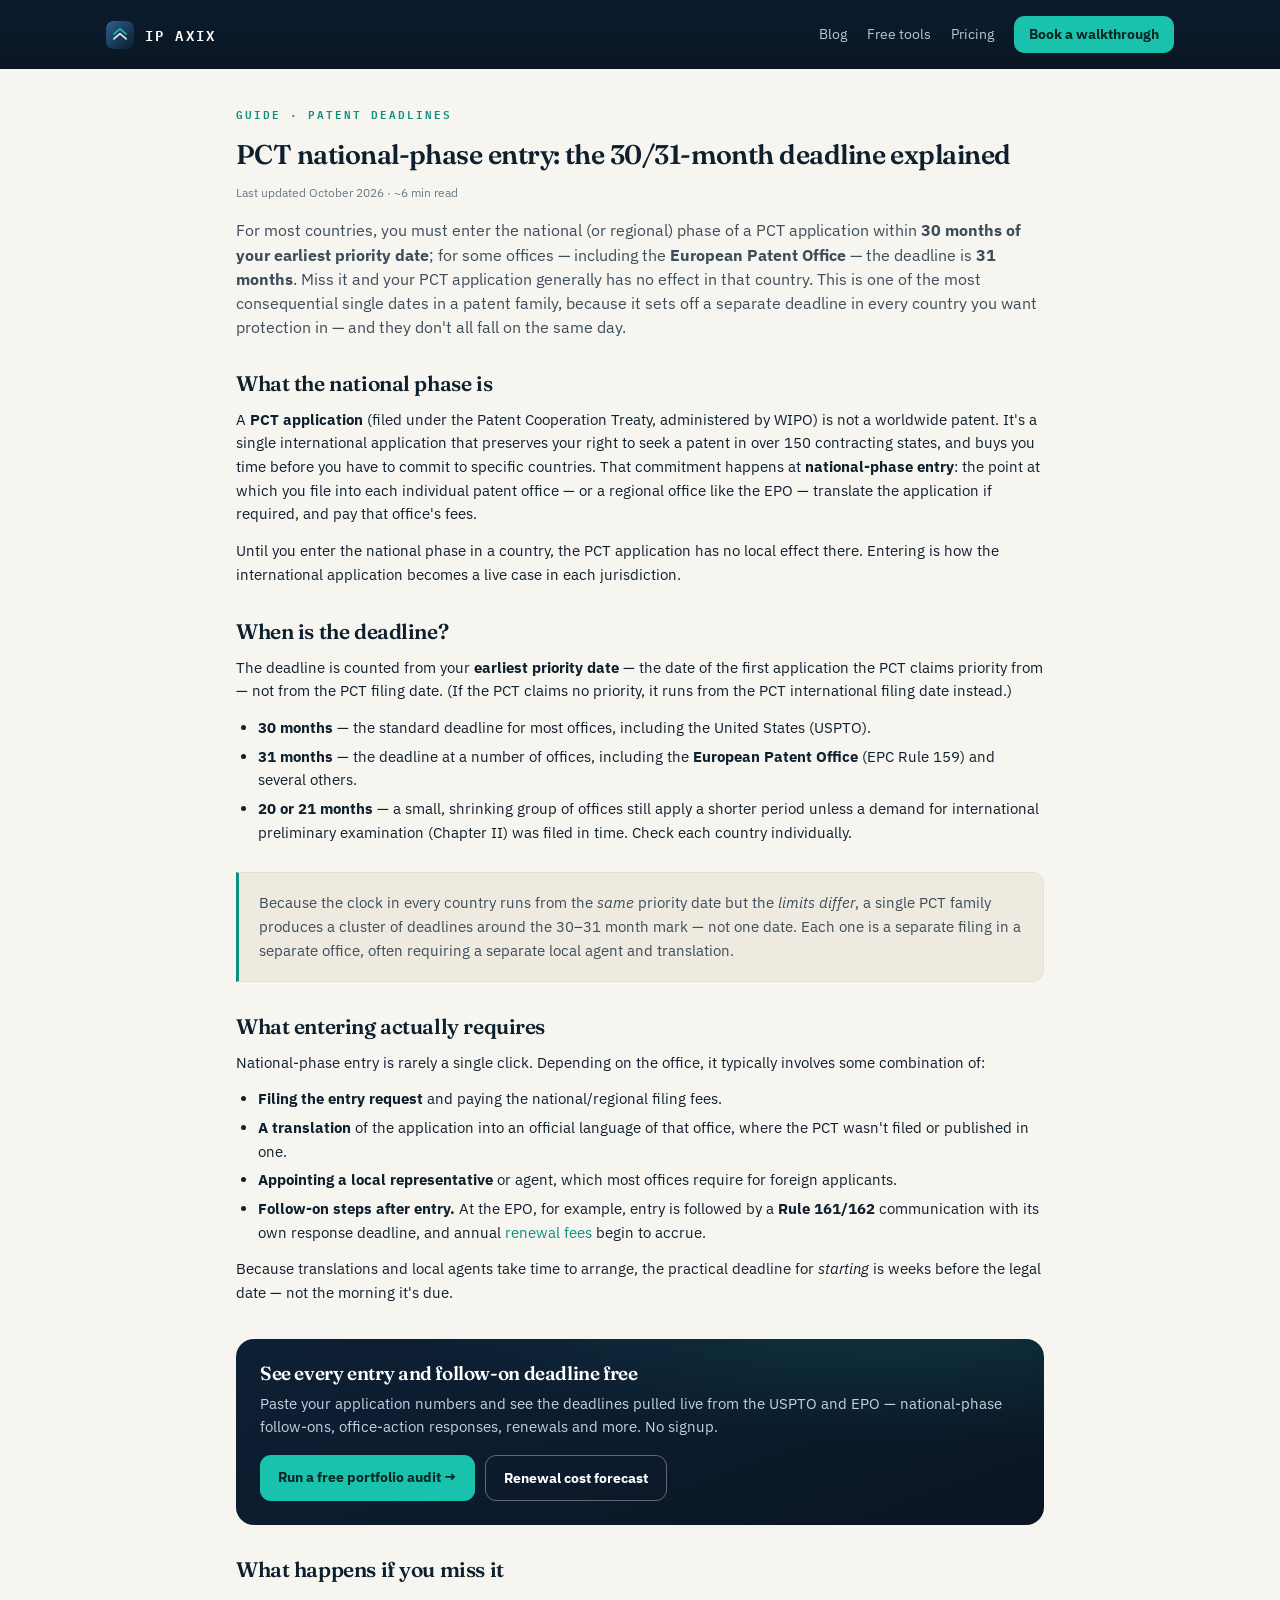
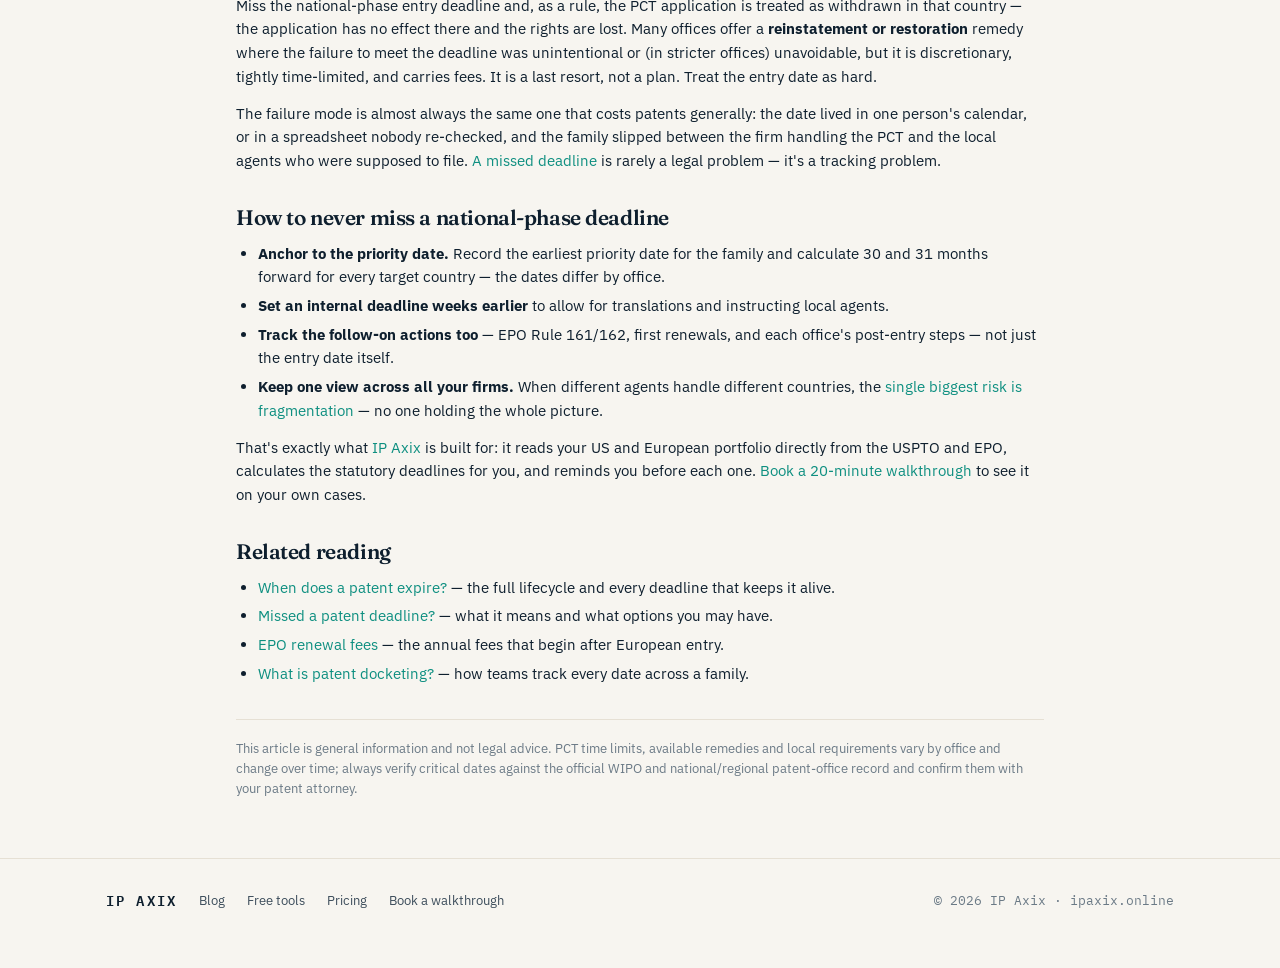
<file: blog/pct-national-phase-entry-deadline.html>
<!doctype html>
<html lang="en">
<head>
<meta charset="utf-8">
<meta name="viewport" content="width=device-width, initial-scale=1">
<title>PCT National-Phase Entry Deadline: The 30/31-Month Rule (2026) — IP Axix</title>
<meta name="description" content="When PCT national-phase entry is due — the 30- and 31-month deadlines from your priority date, how they differ by country, what happens if you miss them, and how to track them.">
<link rel="canonical" href="https://ipaxix.online/blog/pct-national-phase-entry-deadline">
<meta property="og:type" content="article">
<meta property="og:title" content="PCT National-Phase Entry Deadline: The 30/31-Month Rule (2026)">
<meta property="og:description" content="When PCT national-phase entry is due, how the deadline differs by country, and what happens if you miss it.">
<meta property="og:url" content="https://ipaxix.online/blog/pct-national-phase-entry-deadline">
<meta name="robots" content="index,follow">
<link rel="preconnect" href="https://fonts.googleapis.com">
<link rel="preconnect" href="https://fonts.gstatic.com" crossorigin>
<link rel="stylesheet" href="https://fonts.googleapis.com/css2?family=Fraunces:opsz,wght@9..144,400;9..144,600;9..144,700&family=IBM+Plex+Sans:wght@400;500;600;700&family=IBM+Plex+Mono:wght@500;600&display=swap">
<link rel="stylesheet" href="/blog/blog.css">
<script type="application/ld+json">
{"@context":"https://schema.org","@type":"Article","headline":"PCT National-Phase Entry Deadline: The 30/31-Month Rule (2026)","description":"When PCT national-phase entry is due, how the deadline differs by country, and what happens if you miss it.","author":{"@type":"Organization","name":"IP Axix"},"publisher":{"@type":"Organization","name":"IP Axix"},"mainEntityOfPage":"https://ipaxix.online/blog/pct-national-phase-entry-deadline","datePublished":"2026-10-01"}
</script>
<script type="application/ld+json">
{"@context":"https://schema.org","@type":"FAQPage","mainEntity":[
{"@type":"Question","name":"What is the deadline for PCT national-phase entry?","acceptedAnswer":{"@type":"Answer","text":"For most countries the deadline is 30 months from the earliest priority date, and for some offices — including the European Patent Office — it is 31 months. A small number of offices still allow only 20 or 21 months unless a demand for international preliminary examination was filed, so each country of interest must be checked individually."}},
{"@type":"Question","name":"Is the PCT deadline measured from the filing date or the priority date?","acceptedAnswer":{"@type":"Answer","text":"It is measured from the earliest priority date — the date of the first application whose priority the PCT application claims. If the PCT application claims no priority, the deadline runs from the PCT international filing date instead."}},
{"@type":"Question","name":"What happens if you miss the national-phase entry deadline?","acceptedAnswer":{"@type":"Answer","text":"The PCT application generally has no effect in that country and the rights there are lost. Many offices allow reinstatement or restoration if the delay was unintentional or unavoidable, but this is discretionary, time-limited and carries fees, so it should never be relied on as a backstop."}}]}
</script>
</head>
<body>

<div class="topbar"><div class="in">
  <a class="brand" href="https://ipaxix.online">
    <svg viewBox="0 0 64 64" xmlns="http://www.w3.org/2000/svg" aria-label="IP Axix"><defs><linearGradient id="l" x1="0" y1="0" x2="1" y2="1"><stop offset="0" stop-color="#2f5f8f"/><stop offset="1" stop-color="#0c1c2e"/></linearGradient></defs><rect width="64" height="64" rx="15" fill="url(#l)"/><polyline points="18,41 32,29 46,41" fill="none" stroke="#EAF1F8" stroke-width="3.4" stroke-linecap="round" stroke-linejoin="round"/><polyline points="18,30 32,18 46,30" fill="none" stroke="#19c2ac" stroke-width="3.4" stroke-linecap="round" stroke-linejoin="round"/></svg>
    <span class="wordmark">IP Axix</span></a>
  <div class="navlinks">
    <a href="/blog/">Blog</a>
    <a href="https://audit.ipaxix.online/">Free tools</a>
    <a href="https://ipaxix.online/#pricing">Pricing</a>
    <a class="cta" href="https://cal.com/ipaxix/20min" target="_blank" rel="noopener">Book a walkthrough</a>
  </div>
</div></div>

<div class="prose">
<article>
  <span class="eyebrow">Guide · Patent deadlines</span>
  <h1>PCT national-phase entry: the 30/31-month deadline explained</h1>
  <div class="meta">Last updated October 2026 · ~6 min read</div>
  <p class="lead">For most countries, you must enter the national (or regional) phase of a PCT application within <strong>30 months of your earliest priority date</strong>; for some offices — including the <strong>European Patent Office</strong> — the deadline is <strong>31 months</strong>. Miss it and your PCT application generally has no effect in that country. This is one of the most consequential single dates in a patent family, because it sets off a separate deadline in every country you want protection in — and they don't all fall on the same day.</p>

  <h2>What the national phase is</h2>
  <p>A <strong>PCT application</strong> (filed under the Patent Cooperation Treaty, administered by WIPO) is not a worldwide patent. It's a single international application that preserves your right to seek a patent in over 150 contracting states, and buys you time before you have to commit to specific countries. That commitment happens at <strong>national-phase entry</strong>: the point at which you file into each individual patent office — or a regional office like the EPO — translate the application if required, and pay that office's fees.</p>
  <p>Until you enter the national phase in a country, the PCT application has no local effect there. Entering is how the international application becomes a live case in each jurisdiction.</p>

  <h2>When is the deadline?</h2>
  <p>The deadline is counted from your <strong>earliest priority date</strong> — the date of the first application the PCT claims priority from — not from the PCT filing date. (If the PCT claims no priority, it runs from the PCT international filing date instead.)</p>
  <ul>
    <li><strong>30 months</strong> — the standard deadline for most offices, including the United States (USPTO).</li>
    <li><strong>31 months</strong> — the deadline at a number of offices, including the <strong>European Patent Office</strong> (EPC Rule 159) and several others.</li>
    <li><strong>20 or 21 months</strong> — a small, shrinking group of offices still apply a shorter period unless a demand for international preliminary examination (Chapter II) was filed in time. Check each country individually.</li>
  </ul>
  <p class="callout">Because the clock in every country runs from the <em>same</em> priority date but the <em>limits differ</em>, a single PCT family produces a cluster of deadlines around the 30–31 month mark — not one date. Each one is a separate filing in a separate office, often requiring a separate local agent and translation.</p>

  <h2>What entering actually requires</h2>
  <p>National-phase entry is rarely a single click. Depending on the office, it typically involves some combination of:</p>
  <ul>
    <li><strong>Filing the entry request</strong> and paying the national/regional filing fees.</li>
    <li><strong>A translation</strong> of the application into an official language of that office, where the PCT wasn't filed or published in one.</li>
    <li><strong>Appointing a local representative</strong> or agent, which most offices require for foreign applicants.</li>
    <li><strong>Follow-on steps after entry.</strong> At the EPO, for example, entry is followed by a <strong>Rule 161/162</strong> communication with its own response deadline, and annual <a href="https://ipaxix.online/blog/epo-renewal-fees">renewal fees</a> begin to accrue.</li>
  </ul>
  <p>Because translations and local agents take time to arrange, the practical deadline for <em>starting</em> is weeks before the legal date — not the morning it's due.</p>

  <div class="toolcta">
    <h3>See every entry and follow-on deadline free</h3>
    <p>Paste your application numbers and see the deadlines pulled live from the USPTO and EPO — national-phase follow-ons, office-action responses, renewals and more. No signup.</p>
    <div class="btns">
      <a class="btn p" href="https://audit.ipaxix.online/">Run a free portfolio audit →</a>
      <a class="btn g" href="https://audit.ipaxix.online/forecast">Renewal cost forecast</a>
    </div>
  </div>

  <h2>What happens if you miss it</h2>
  <p>Miss the national-phase entry deadline and, as a rule, the PCT application is treated as withdrawn in that country — the application has no effect there and the rights are lost. Many offices offer a <strong>reinstatement or restoration</strong> remedy where the failure to meet the deadline was unintentional or (in stricter offices) unavoidable, but it is discretionary, tightly time-limited, and carries fees. It is a last resort, not a plan. Treat the entry date as hard.</p>
  <p>The failure mode is almost always the same one that costs patents generally: the date lived in one person's calendar, or in a spreadsheet nobody re-checked, and the family slipped between the firm handling the PCT and the local agents who were supposed to file. <a href="https://ipaxix.online/blog/missed-patent-deadline">A missed deadline</a> is rarely a legal problem — it's a tracking problem.</p>

  <h2>How to never miss a national-phase deadline</h2>
  <ul>
    <li><strong>Anchor to the priority date.</strong> Record the earliest priority date for the family and calculate 30 and 31 months forward for every target country — the dates differ by office.</li>
    <li><strong>Set an internal deadline weeks earlier</strong> to allow for translations and instructing local agents.</li>
    <li><strong>Track the follow-on actions too</strong> — EPO Rule 161/162, first renewals, and each office's post-entry steps — not just the entry date itself.</li>
    <li><strong>Keep one view across all your firms.</strong> When different agents handle different countries, the <a href="https://ipaxix.online/blog/track-patent-deadlines-multiple-firms">single biggest risk is fragmentation</a> — no one holding the whole picture.</li>
  </ul>
  <p>That's exactly what <a href="https://ipaxix.online/#how">IP Axix</a> is built for: it reads your US and European portfolio directly from the USPTO and EPO, calculates the statutory deadlines for you, and reminds you before each one. <a href="https://cal.com/ipaxix/20min" target="_blank" rel="noopener">Book a 20-minute walkthrough</a> to see it on your own cases.</p>

  <h2>Related reading</h2>
  <ul>
    <li><a href="https://ipaxix.online/blog/when-does-a-patent-expire">When does a patent expire?</a> — the full lifecycle and every deadline that keeps it alive.</li>
    <li><a href="https://ipaxix.online/blog/missed-patent-deadline">Missed a patent deadline?</a> — what it means and what options you may have.</li>
    <li><a href="https://ipaxix.online/blog/epo-renewal-fees">EPO renewal fees</a> — the annual fees that begin after European entry.</li>
    <li><a href="https://ipaxix.online/blog/what-is-patent-docketing">What is patent docketing?</a> — how teams track every date across a family.</li>
  </ul>

  <p class="disclaimer">This article is general information and not legal advice. PCT time limits, available remedies and local requirements vary by office and change over time; always verify critical dates against the official WIPO and national/regional patent-office record and confirm them with your patent attorney.</p>
</article>
</div>

<footer class="site"><div class="in">
  <span class="wordmark" style="color:var(--ink)">IP Axix</span>
  <a href="/blog/">Blog</a>
  <a href="https://audit.ipaxix.online/">Free tools</a>
  <a href="https://ipaxix.online/#pricing">Pricing</a>
  <a href="https://cal.com/ipaxix/20min" target="_blank" rel="noopener">Book a walkthrough</a>
  <span style="flex:1"></span>
  <span class="mono">© 2026 IP Axix · ipaxix.online</span>
</div></footer>

</body>
</html>
</file>
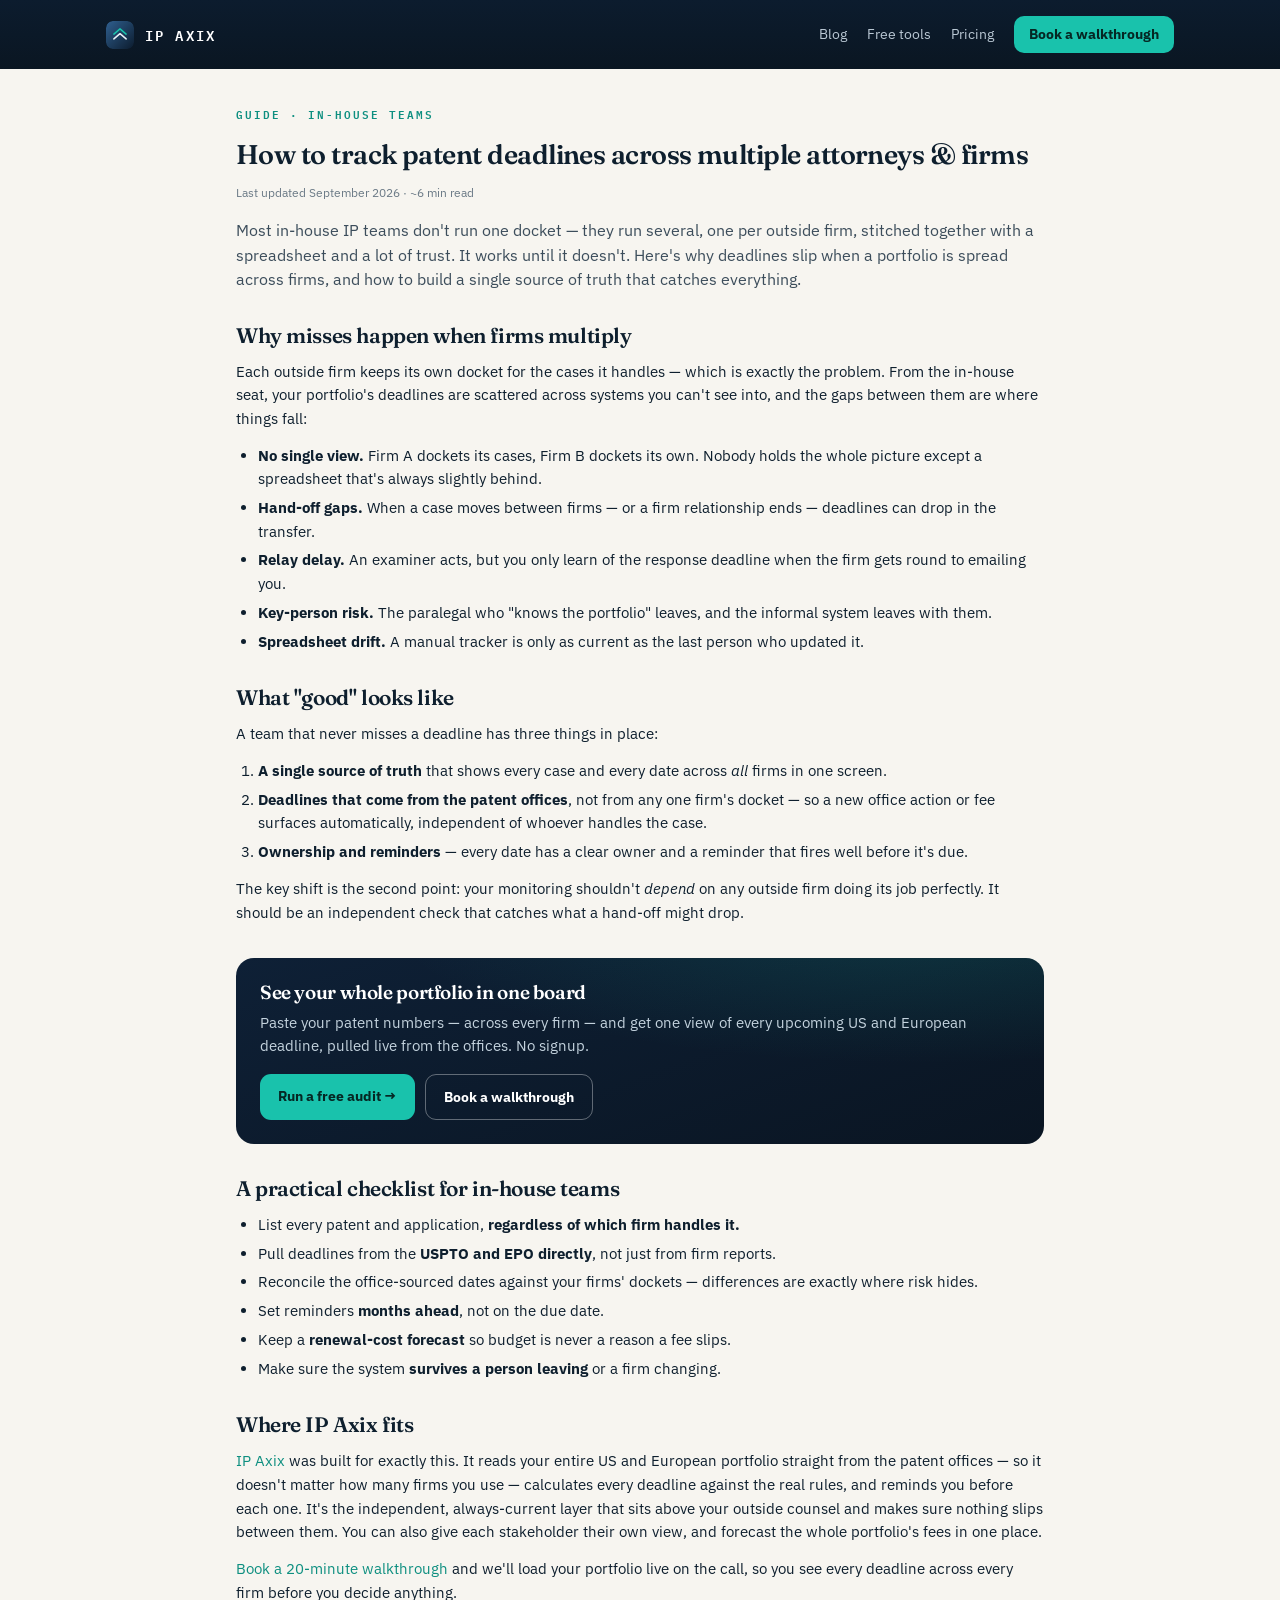
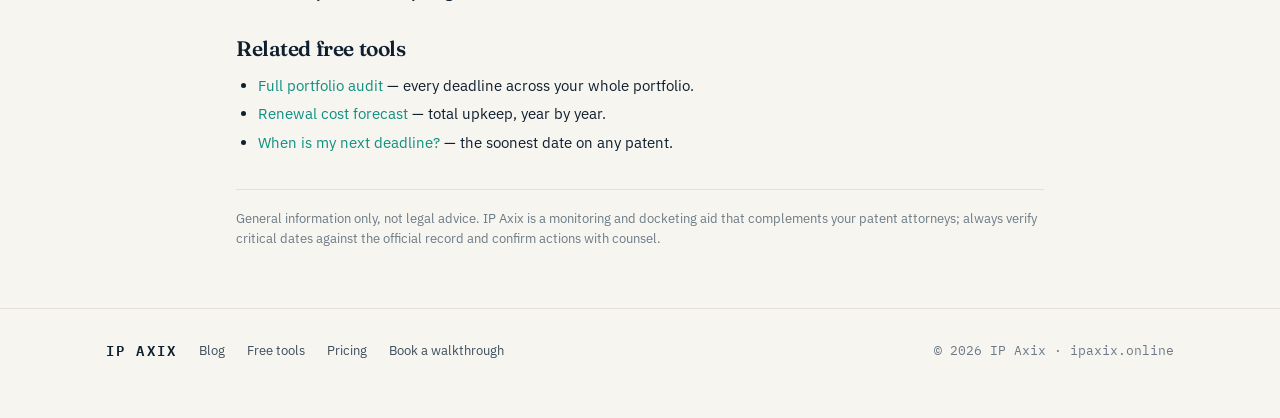
<file: blog/track-patent-deadlines-multiple-firms.html>
<!doctype html>
<html lang="en">
<head>
<meta charset="utf-8">
<meta name="viewport" content="width=device-width, initial-scale=1">
<title>How to Track Patent Deadlines Across Multiple Attorneys & Firms — IP Axix</title>
<meta name="description" content="An in-house guide to keeping every patent deadline in one place when your portfolio is spread across several outside firms — why misses happen, and how to build a single source of truth.">
<link rel="canonical" href="https://ipaxix.online/blog/track-patent-deadlines-multiple-firms">
<meta property="og:type" content="article">
<meta property="og:title" content="How to Track Patent Deadlines Across Multiple Attorneys & Firms">
<meta property="og:description" content="An in-house guide to keeping every patent deadline in one place across several outside firms.">
<meta property="og:url" content="https://ipaxix.online/blog/track-patent-deadlines-multiple-firms">
<meta name="robots" content="index,follow">
<link rel="preconnect" href="https://fonts.googleapis.com">
<link rel="preconnect" href="https://fonts.gstatic.com" crossorigin>
<link rel="stylesheet" href="https://fonts.googleapis.com/css2?family=Fraunces:opsz,wght@9..144,400;9..144,600;9..144,700&family=IBM+Plex+Sans:wght@400;500;600;700&family=IBM+Plex+Mono:wght@500;600&display=swap">
<link rel="stylesheet" href="/blog/blog.css">
<script type="application/ld+json">
{"@context":"https://schema.org","@type":"Article","headline":"How to Track Patent Deadlines Across Multiple Attorneys & Firms","description":"An in-house guide to keeping every patent deadline in one place across several outside firms.","author":{"@type":"Organization","name":"IP Axix"},"publisher":{"@type":"Organization","name":"IP Axix"},"mainEntityOfPage":"https://ipaxix.online/blog/track-patent-deadlines-multiple-firms","datePublished":"2026-09-13"}
</script>
</head>
<body>

<div class="topbar"><div class="in">
  <a class="brand" href="https://ipaxix.online">
    <svg viewBox="0 0 64 64" xmlns="http://www.w3.org/2000/svg" aria-label="IP Axix"><defs><linearGradient id="l" x1="0" y1="0" x2="1" y2="1"><stop offset="0" stop-color="#2f5f8f"/><stop offset="1" stop-color="#0c1c2e"/></linearGradient></defs><rect width="64" height="64" rx="15" fill="url(#l)"/><polyline points="18,41 32,29 46,41" fill="none" stroke="#EAF1F8" stroke-width="3.4" stroke-linecap="round" stroke-linejoin="round"/><polyline points="18,30 32,18 46,30" fill="none" stroke="#19c2ac" stroke-width="3.4" stroke-linecap="round" stroke-linejoin="round"/></svg>
    <span class="wordmark">IP Axix</span></a>
  <div class="navlinks">
    <a href="/blog/">Blog</a>
    <a href="https://audit.ipaxix.online/">Free tools</a>
    <a href="https://ipaxix.online/#pricing">Pricing</a>
    <a class="cta" href="https://cal.com/ipaxix/20min" target="_blank" rel="noopener">Book a walkthrough</a>
  </div>
</div></div>

<div class="prose">
<article>
  <span class="eyebrow">Guide · In-house teams</span>
  <h1>How to track patent deadlines across multiple attorneys &amp; firms</h1>
  <div class="meta">Last updated September 2026 · ~6 min read</div>
  <p class="lead">Most in-house IP teams don't run one docket — they run several, one per outside firm, stitched together with a spreadsheet and a lot of trust. It works until it doesn't. Here's why deadlines slip when a portfolio is spread across firms, and how to build a single source of truth that catches everything.</p>

  <h2>Why misses happen when firms multiply</h2>
  <p>Each outside firm keeps its own docket for the cases it handles — which is exactly the problem. From the in-house seat, your portfolio's deadlines are scattered across systems you can't see into, and the gaps between them are where things fall:</p>
  <ul>
    <li><strong>No single view.</strong> Firm A dockets its cases, Firm B dockets its own. Nobody holds the whole picture except a spreadsheet that's always slightly behind.</li>
    <li><strong>Hand-off gaps.</strong> When a case moves between firms — or a firm relationship ends — deadlines can drop in the transfer.</li>
    <li><strong>Relay delay.</strong> An examiner acts, but you only learn of the response deadline when the firm gets round to emailing you.</li>
    <li><strong>Key-person risk.</strong> The paralegal who "knows the portfolio" leaves, and the informal system leaves with them.</li>
    <li><strong>Spreadsheet drift.</strong> A manual tracker is only as current as the last person who updated it.</li>
  </ul>

  <h2>What "good" looks like</h2>
  <p>A team that never misses a deadline has three things in place:</p>
  <ol>
    <li><strong>A single source of truth</strong> that shows every case and every date across <em>all</em> firms in one screen.</li>
    <li><strong>Deadlines that come from the patent offices</strong>, not from any one firm's docket — so a new office action or fee surfaces automatically, independent of whoever handles the case.</li>
    <li><strong>Ownership and reminders</strong> — every date has a clear owner and a reminder that fires well before it's due.</li>
  </ol>
  <p>The key shift is the second point: your monitoring shouldn't <em>depend</em> on any outside firm doing its job perfectly. It should be an independent check that catches what a hand-off might drop.</p>

  <div class="toolcta">
    <h3>See your whole portfolio in one board</h3>
    <p>Paste your patent numbers — across every firm — and get one view of every upcoming US and European deadline, pulled live from the offices. No signup.</p>
    <div class="btns">
      <a class="btn p" href="https://audit.ipaxix.online/">Run a free audit →</a>
      <a class="btn g" href="https://cal.com/ipaxix/20min">Book a walkthrough</a>
    </div>
  </div>

  <h2>A practical checklist for in-house teams</h2>
  <ul>
    <li>List every patent and application, <strong>regardless of which firm handles it.</strong></li>
    <li>Pull deadlines from the <strong>USPTO and EPO directly</strong>, not just from firm reports.</li>
    <li>Reconcile the office-sourced dates against your firms' dockets — differences are exactly where risk hides.</li>
    <li>Set reminders <strong>months ahead</strong>, not on the due date.</li>
    <li>Keep a <strong>renewal-cost forecast</strong> so budget is never a reason a fee slips.</li>
    <li>Make sure the system <strong>survives a person leaving</strong> or a firm changing.</li>
  </ul>

  <h2>Where IP Axix fits</h2>
  <p><a href="https://ipaxix.online/#how">IP Axix</a> was built for exactly this. It reads your entire US and European portfolio straight from the patent offices — so it doesn't matter how many firms you use — calculates every deadline against the real rules, and reminds you before each one. It's the independent, always-current layer that sits above your outside counsel and makes sure nothing slips between them. You can also give each stakeholder their own view, and forecast the whole portfolio's fees in one place.</p>
  <p><a href="https://cal.com/ipaxix/20min" target="_blank" rel="noopener">Book a 20-minute walkthrough</a> and we'll load your portfolio live on the call, so you see every deadline across every firm before you decide anything.</p>

  <h2>Related free tools</h2>
  <ul>
    <li><a href="https://audit.ipaxix.online/">Full portfolio audit</a> — every deadline across your whole portfolio.</li>
    <li><a href="https://audit.ipaxix.online/forecast">Renewal cost forecast</a> — total upkeep, year by year.</li>
    <li><a href="https://audit.ipaxix.online/in-force">When is my next deadline?</a> — the soonest date on any patent.</li>
  </ul>

  <p class="disclaimer">General information only, not legal advice. IP Axix is a monitoring and docketing aid that complements your patent attorneys; always verify critical dates against the official record and confirm actions with counsel.</p>
</article>
</div>

<footer class="site"><div class="in">
  <span class="wordmark" style="color:var(--ink)">IP Axix</span>
  <a href="/blog/">Blog</a>
  <a href="https://audit.ipaxix.online/">Free tools</a>
  <a href="https://ipaxix.online/#pricing">Pricing</a>
  <a href="https://cal.com/ipaxix/20min" target="_blank" rel="noopener">Book a walkthrough</a>
  <span style="flex:1"></span>
  <span class="mono">© 2026 IP Axix · ipaxix.online</span>
</div></footer>

</body>
</html>
</file>
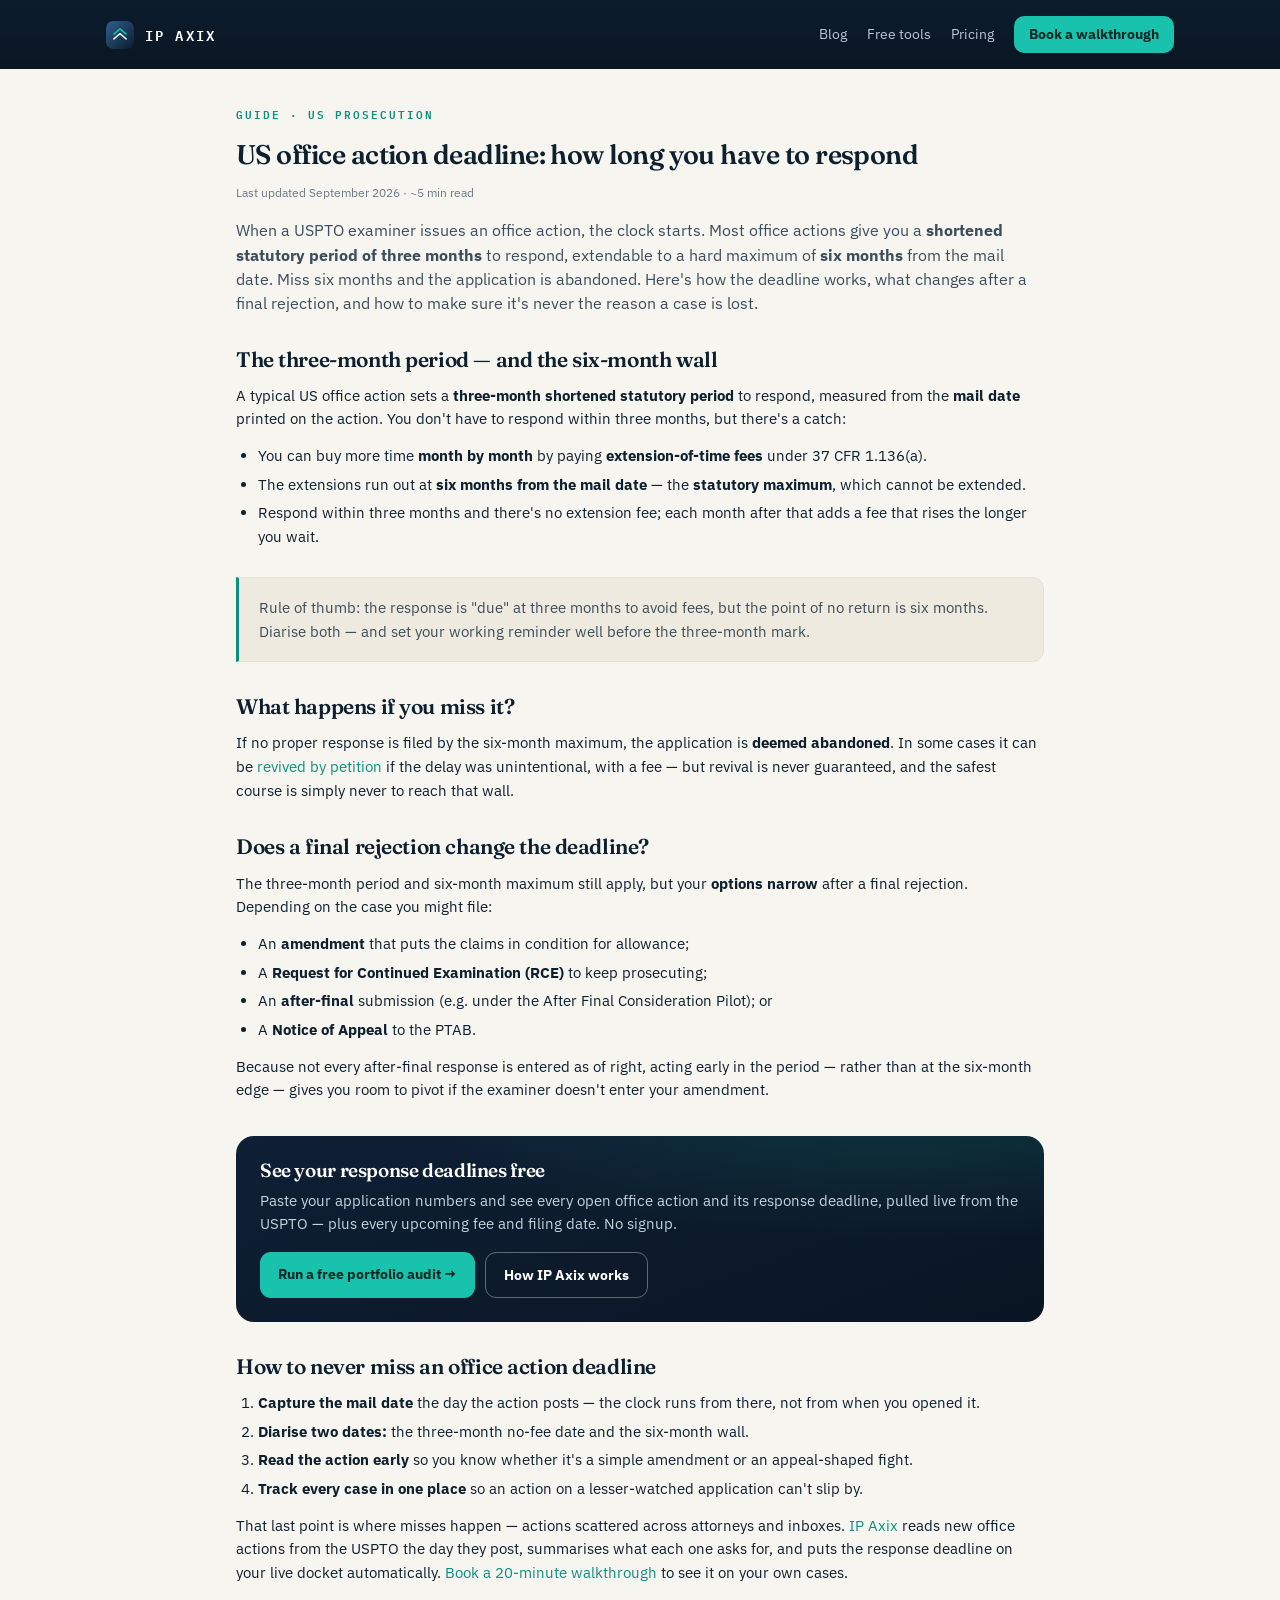
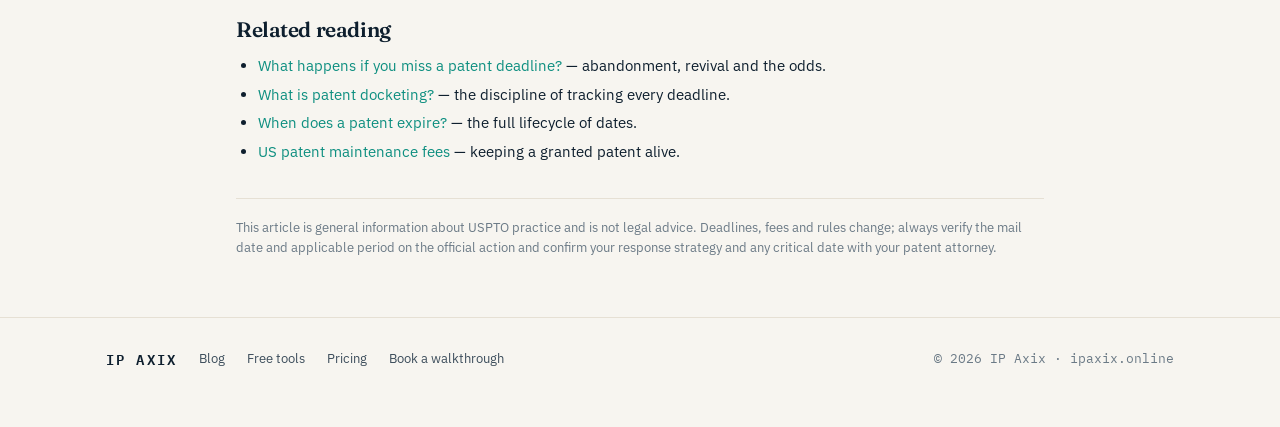
<file: blog/us-office-action-response-deadline.html>
<!doctype html>
<html lang="en">
<head>
<meta charset="utf-8">
<meta name="viewport" content="width=device-width, initial-scale=1">
<title>US Office Action Deadline: How Long You Have to Respond (2026) — IP Axix</title>
<meta name="description" content="How long you have to respond to a USPTO office action — the 3-month shortened period, extensions to 6 months, what happens after a final rejection, and how to never miss the date.">
<link rel="canonical" href="https://ipaxix.online/blog/us-office-action-response-deadline">
<meta property="og:type" content="article">
<meta property="og:title" content="US Office Action Deadline: How Long You Have to Respond">
<meta property="og:description" content="The USPTO office-action response deadline explained — 3 months, extensions to 6, final rejections, and how to never miss it.">
<meta property="og:url" content="https://ipaxix.online/blog/us-office-action-response-deadline">
<meta name="robots" content="index,follow">
<link rel="preconnect" href="https://fonts.googleapis.com">
<link rel="preconnect" href="https://fonts.gstatic.com" crossorigin>
<link rel="stylesheet" href="https://fonts.googleapis.com/css2?family=Fraunces:opsz,wght@9..144,400;9..144,600;9..144,700&family=IBM+Plex+Sans:wght@400;500;600;700&family=IBM+Plex+Mono:wght@500;600&display=swap">
<link rel="stylesheet" href="/blog/blog.css">
<script type="application/ld+json">
{"@context":"https://schema.org","@type":"Article","headline":"US Office Action Deadline: How Long You Have to Respond (2026)","description":"The USPTO office-action response deadline explained — 3 months, extensions to 6, final rejections, and how to never miss it.","author":{"@type":"Organization","name":"IP Axix"},"publisher":{"@type":"Organization","name":"IP Axix"},"mainEntityOfPage":"https://ipaxix.online/blog/us-office-action-response-deadline","datePublished":"2026-09-30"}
</script>
<script type="application/ld+json">
{"@context":"https://schema.org","@type":"FAQPage","mainEntity":[
{"@type":"Question","name":"How long do you have to respond to a US office action?","acceptedAnswer":{"@type":"Answer","text":"Most USPTO office actions set a shortened statutory period of three months to respond. You can extend it month by month, with fees, up to a maximum of six months from the mail date. If you do not respond within six months, the application goes abandoned."}},
{"@type":"Question","name":"What happens if you miss the office action deadline?","acceptedAnswer":{"@type":"Answer","text":"After the six-month statutory maximum passes with no response, the application is deemed abandoned. It may sometimes be revived by a petition showing the delay was unintentional, with a fee, but revival is not guaranteed."}},
{"@type":"Question","name":"Is the deadline different for a final rejection?","acceptedAnswer":{"@type":"Answer","text":"The three-month shortened period and six-month maximum still apply, but after a final rejection your response options are narrower — an amendment placing the case in condition for allowance, a request for continued examination (RCE), after-final practice, or an appeal. Acting early matters more because not every response is entered as of right."}}]}
</script>
</head>
<body>

<div class="topbar"><div class="in">
  <a class="brand" href="https://ipaxix.online">
    <svg viewBox="0 0 64 64" xmlns="http://www.w3.org/2000/svg" aria-label="IP Axix"><defs><linearGradient id="l" x1="0" y1="0" x2="1" y2="1"><stop offset="0" stop-color="#2f5f8f"/><stop offset="1" stop-color="#0c1c2e"/></linearGradient></defs><rect width="64" height="64" rx="15" fill="url(#l)"/><polyline points="18,41 32,29 46,41" fill="none" stroke="#EAF1F8" stroke-width="3.4" stroke-linecap="round" stroke-linejoin="round"/><polyline points="18,30 32,18 46,30" fill="none" stroke="#19c2ac" stroke-width="3.4" stroke-linecap="round" stroke-linejoin="round"/></svg>
    <span class="wordmark">IP Axix</span></a>
  <div class="navlinks">
    <a href="/blog/">Blog</a>
    <a href="https://audit.ipaxix.online/">Free tools</a>
    <a href="https://ipaxix.online/#pricing">Pricing</a>
    <a class="cta" href="https://cal.com/ipaxix/20min" target="_blank" rel="noopener">Book a walkthrough</a>
  </div>
</div></div>

<div class="prose">
<article>
  <span class="eyebrow">Guide · US prosecution</span>
  <h1>US office action deadline: how long you have to respond</h1>
  <div class="meta">Last updated September 2026 · ~5 min read</div>
  <p class="lead">When a USPTO examiner issues an office action, the clock starts. Most office actions give you a <strong>shortened statutory period of three months</strong> to respond, extendable to a hard maximum of <strong>six months</strong> from the mail date. Miss six months and the application is abandoned. Here's how the deadline works, what changes after a final rejection, and how to make sure it's never the reason a case is lost.</p>

  <h2>The three-month period — and the six-month wall</h2>
  <p>A typical US office action sets a <strong>three-month shortened statutory period</strong> to respond, measured from the <strong>mail date</strong> printed on the action. You don't have to respond within three months, but there's a catch:</p>
  <ul>
    <li>You can buy more time <strong>month by month</strong> by paying <strong>extension-of-time fees</strong> under 37 CFR 1.136(a).</li>
    <li>The extensions run out at <strong>six months from the mail date</strong> — the <strong>statutory maximum</strong>, which cannot be extended.</li>
    <li>Respond within three months and there's no extension fee; each month after that adds a fee that rises the longer you wait.</li>
  </ul>
  <p class="callout">Rule of thumb: the response is "due" at three months to avoid fees, but the point of no return is six months. Diarise both — and set your working reminder well before the three-month mark.</p>

  <h2>What happens if you miss it?</h2>
  <p>If no proper response is filed by the six-month maximum, the application is <strong>deemed abandoned</strong>. In some cases it can be <a href="https://ipaxix.online/blog/missed-patent-deadline">revived by petition</a> if the delay was unintentional, with a fee — but revival is never guaranteed, and the safest course is simply never to reach that wall.</p>

  <h2>Does a final rejection change the deadline?</h2>
  <p>The three-month period and six-month maximum still apply, but your <strong>options narrow</strong> after a final rejection. Depending on the case you might file:</p>
  <ul>
    <li>An <strong>amendment</strong> that puts the claims in condition for allowance;</li>
    <li>A <strong>Request for Continued Examination (RCE)</strong> to keep prosecuting;</li>
    <li>An <strong>after-final</strong> submission (e.g. under the After Final Consideration Pilot); or</li>
    <li>A <strong>Notice of Appeal</strong> to the PTAB.</li>
  </ul>
  <p>Because not every after-final response is entered as of right, acting early in the period — rather than at the six-month edge — gives you room to pivot if the examiner doesn't enter your amendment.</p>

  <div class="toolcta">
    <h3>See your response deadlines free</h3>
    <p>Paste your application numbers and see every open office action and its response deadline, pulled live from the USPTO — plus every upcoming fee and filing date. No signup.</p>
    <div class="btns">
      <a class="btn p" href="https://audit.ipaxix.online/">Run a free portfolio audit →</a>
      <a class="btn g" href="https://ipaxix.online/#how">How IP Axix works</a>
    </div>
  </div>

  <h2>How to never miss an office action deadline</h2>
  <ol>
    <li><strong>Capture the mail date</strong> the day the action posts — the clock runs from there, not from when you opened it.</li>
    <li><strong>Diarise two dates:</strong> the three-month no-fee date and the six-month wall.</li>
    <li><strong>Read the action early</strong> so you know whether it's a simple amendment or an appeal-shaped fight.</li>
    <li><strong>Track every case in one place</strong> so an action on a lesser-watched application can't slip by.</li>
  </ol>
  <p>That last point is where misses happen — actions scattered across attorneys and inboxes. <a href="https://ipaxix.online/#how">IP Axix</a> reads new office actions from the USPTO the day they post, summarises what each one asks for, and puts the response deadline on your live docket automatically. <a href="https://cal.com/ipaxix/20min" target="_blank" rel="noopener">Book a 20-minute walkthrough</a> to see it on your own cases.</p>

  <h2>Related reading</h2>
  <ul>
    <li><a href="https://ipaxix.online/blog/missed-patent-deadline">What happens if you miss a patent deadline?</a> — abandonment, revival and the odds.</li>
    <li><a href="https://ipaxix.online/blog/what-is-patent-docketing">What is patent docketing?</a> — the discipline of tracking every deadline.</li>
    <li><a href="https://ipaxix.online/blog/when-does-a-patent-expire">When does a patent expire?</a> — the full lifecycle of dates.</li>
    <li><a href="https://ipaxix.online/blog/us-patent-maintenance-fees">US patent maintenance fees</a> — keeping a granted patent alive.</li>
  </ul>

  <p class="disclaimer">This article is general information about USPTO practice and is not legal advice. Deadlines, fees and rules change; always verify the mail date and applicable period on the official action and confirm your response strategy and any critical date with your patent attorney.</p>
</article>
</div>

<footer class="site"><div class="in">
  <span class="wordmark" style="color:var(--ink)">IP Axix</span>
  <a href="/blog/">Blog</a>
  <a href="https://audit.ipaxix.online/">Free tools</a>
  <a href="https://ipaxix.online/#pricing">Pricing</a>
  <a href="https://cal.com/ipaxix/20min" target="_blank" rel="noopener">Book a walkthrough</a>
  <span style="flex:1"></span>
  <span class="mono">© 2026 IP Axix · ipaxix.online</span>
</div></footer>

</body>
</html>
</file>
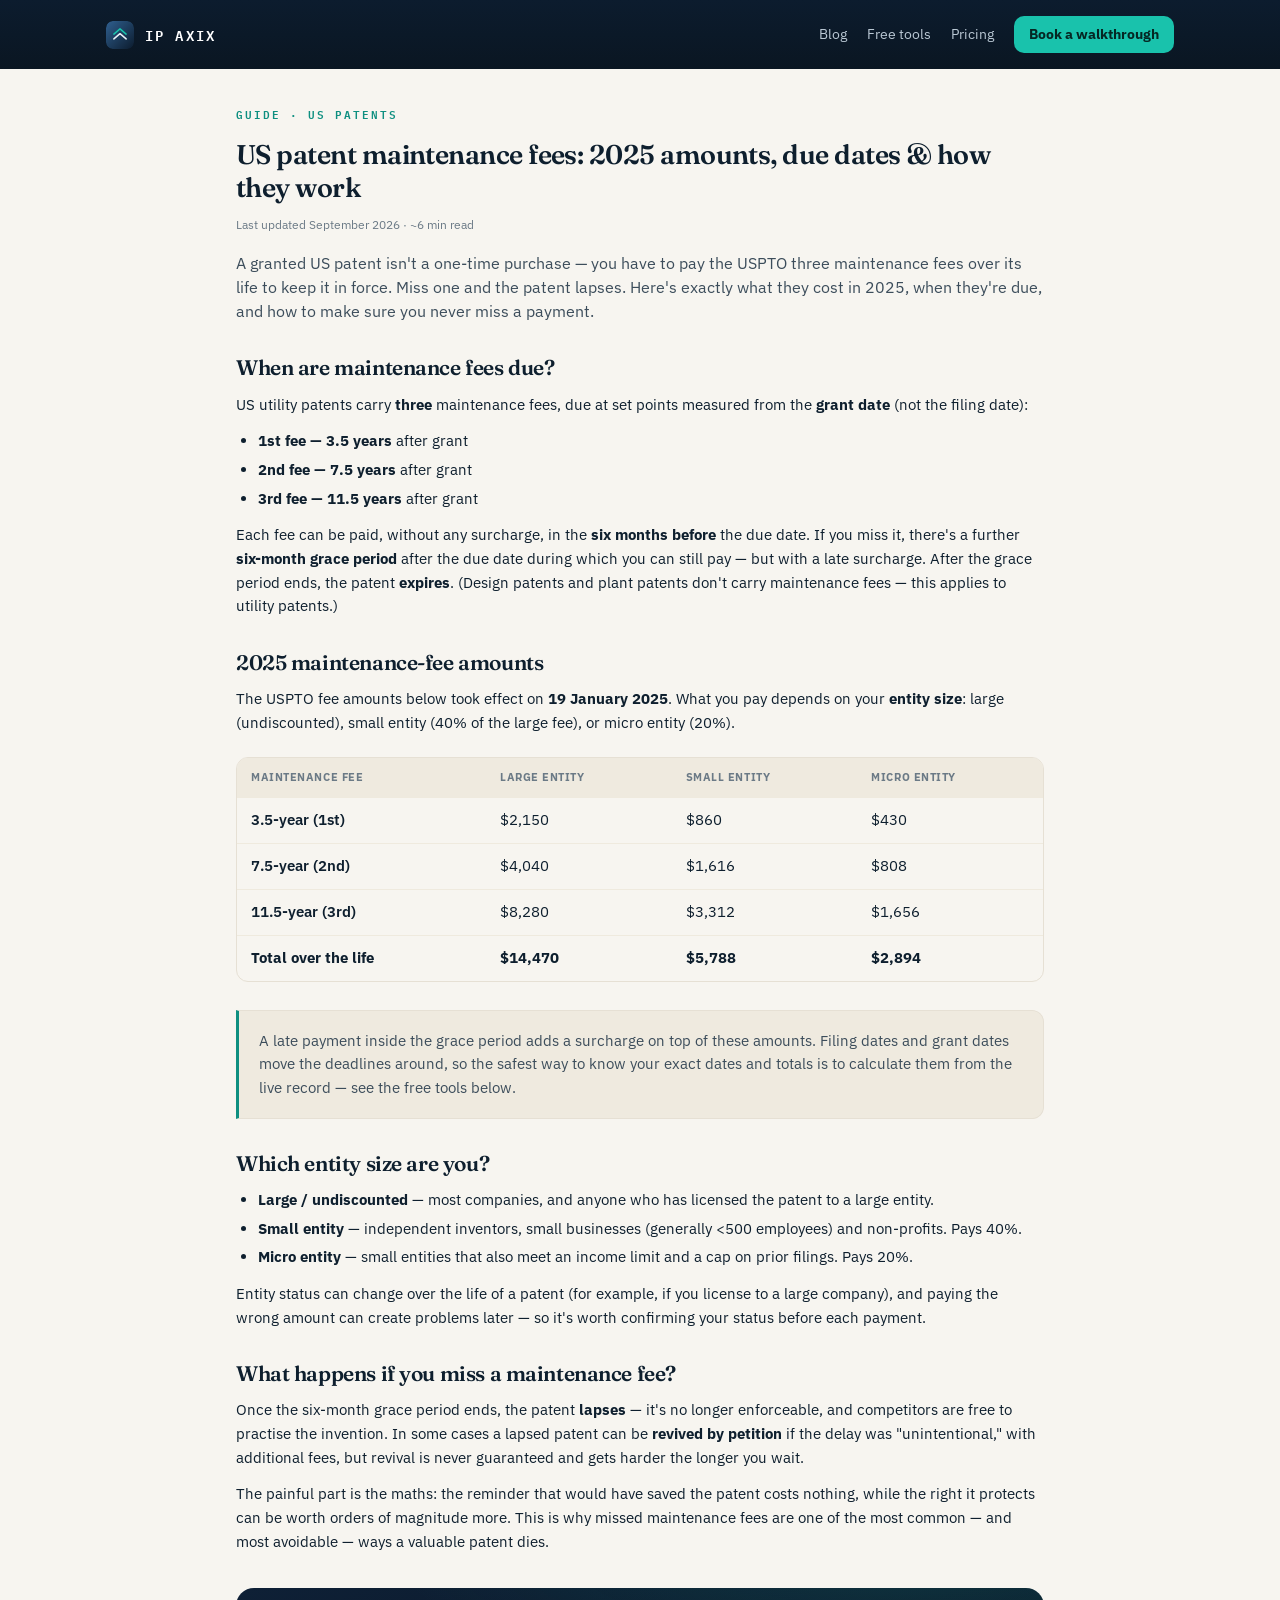
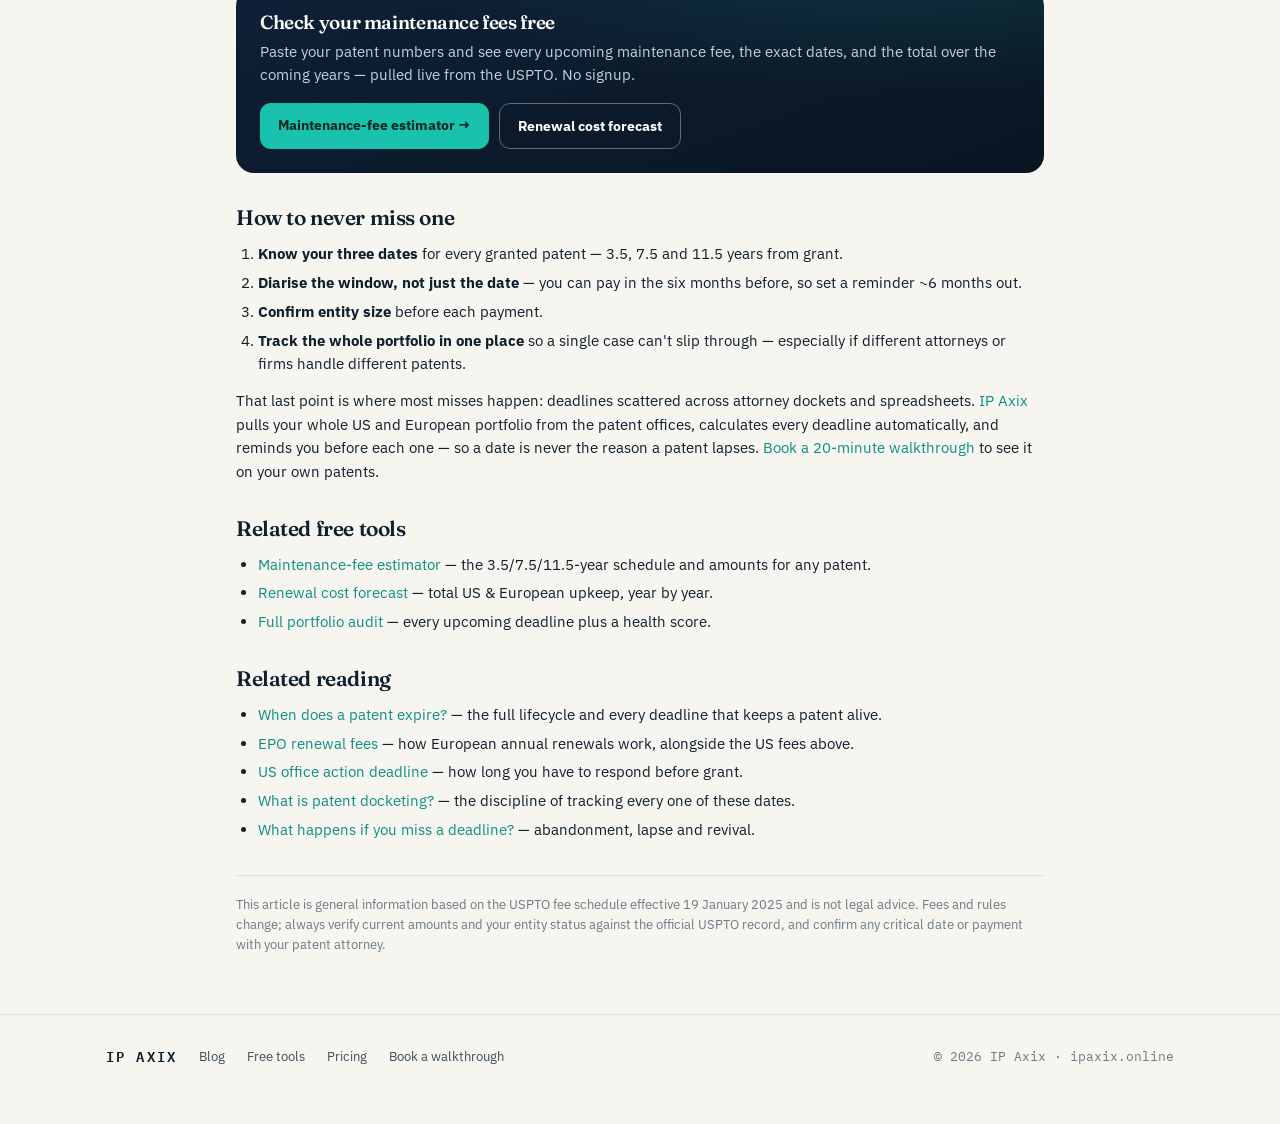
<file: blog/us-patent-maintenance-fees.html>
<!doctype html>
<html lang="en">
<head>
<meta charset="utf-8">
<meta name="viewport" content="width=device-width, initial-scale=1">
<title>US Patent Maintenance Fees (2025): Amounts, Due Dates & How They Work — IP Axix</title>
<meta name="description" content="The full 2025 USPTO maintenance-fee schedule: how much the 3.5-, 7.5- and 11.5-year fees cost for large, small and micro entities, when they're due, the grace period, and how to never miss one.">
<link rel="canonical" href="https://ipaxix.online/blog/us-patent-maintenance-fees">
<meta property="og:type" content="article">
<meta property="og:title" content="US Patent Maintenance Fees (2025): Amounts, Due Dates & How They Work">
<meta property="og:description" content="The full 2025 USPTO maintenance-fee schedule — amounts by entity size, due dates, the grace period, and how to never miss a payment.">
<meta property="og:url" content="https://ipaxix.online/blog/us-patent-maintenance-fees">
<meta name="robots" content="index,follow">
<link rel="preconnect" href="https://fonts.googleapis.com">
<link rel="preconnect" href="https://fonts.gstatic.com" crossorigin>
<link rel="stylesheet" href="https://fonts.googleapis.com/css2?family=Fraunces:opsz,wght@9..144,400;9..144,600;9..144,700&family=IBM+Plex+Sans:wght@400;500;600;700&family=IBM+Plex+Mono:wght@500;600&display=swap">
<link rel="stylesheet" href="/blog/blog.css">
<script type="application/ld+json">
{"@context":"https://schema.org","@type":"Article","headline":"US Patent Maintenance Fees (2025): Amounts, Due Dates & How They Work","description":"The full 2025 USPTO maintenance-fee schedule — amounts by entity size, due dates, the grace period, and how to never miss a payment.","author":{"@type":"Organization","name":"IP Axix"},"publisher":{"@type":"Organization","name":"IP Axix"},"mainEntityOfPage":"https://ipaxix.online/blog/us-patent-maintenance-fees","datePublished":"2026-09-13"}
</script>
<script type="application/ld+json">
{"@context":"https://schema.org","@type":"FAQPage","mainEntity":[
{"@type":"Question","name":"When are US patent maintenance fees due?","acceptedAnswer":{"@type":"Answer","text":"At 3.5, 7.5 and 11.5 years after the patent grants. Each can be paid without a surcharge in the six months before the due date, and there is a further six-month grace period after it with a surcharge."}},
{"@type":"Question","name":"How much are US patent maintenance fees in 2025?","acceptedAnswer":{"@type":"Answer","text":"For a large (undiscounted) entity: $2,150 at 3.5 years, $4,040 at 7.5 years and $8,280 at 11.5 years. Small entities pay 40% and micro entities 20% of those amounts."}},
{"@type":"Question","name":"What happens if you miss a maintenance fee?","acceptedAnswer":{"@type":"Answer","text":"After the six-month grace period the patent expires (lapses) and is no longer enforceable. It may sometimes be revived by petition if the delay was unintentional, with additional fees, but there is no guarantee."}}]}
</script>
</head>
<body>

<div class="topbar"><div class="in">
  <a class="brand" href="https://ipaxix.online">
    <svg viewBox="0 0 64 64" xmlns="http://www.w3.org/2000/svg" aria-label="IP Axix"><defs><linearGradient id="l" x1="0" y1="0" x2="1" y2="1"><stop offset="0" stop-color="#2f5f8f"/><stop offset="1" stop-color="#0c1c2e"/></linearGradient></defs><rect width="64" height="64" rx="15" fill="url(#l)"/><polyline points="18,41 32,29 46,41" fill="none" stroke="#EAF1F8" stroke-width="3.4" stroke-linecap="round" stroke-linejoin="round"/><polyline points="18,30 32,18 46,30" fill="none" stroke="#19c2ac" stroke-width="3.4" stroke-linecap="round" stroke-linejoin="round"/></svg>
    <span class="wordmark">IP Axix</span></a>
  <div class="navlinks">
    <a href="/blog/">Blog</a>
    <a href="https://audit.ipaxix.online/">Free tools</a>
    <a href="https://ipaxix.online/#pricing">Pricing</a>
    <a class="cta" href="https://cal.com/ipaxix/20min" target="_blank" rel="noopener">Book a walkthrough</a>
  </div>
</div></div>

<div class="prose">
<article>
  <span class="eyebrow">Guide · US patents</span>
  <h1>US patent maintenance fees: 2025 amounts, due dates &amp; how they work</h1>
  <div class="meta">Last updated September 2026 · ~6 min read</div>
  <p class="lead">A granted US patent isn't a one-time purchase — you have to pay the USPTO three maintenance fees over its life to keep it in force. Miss one and the patent lapses. Here's exactly what they cost in 2025, when they're due, and how to make sure you never miss a payment.</p>

  <h2>When are maintenance fees due?</h2>
  <p>US utility patents carry <strong>three</strong> maintenance fees, due at set points measured from the <strong>grant date</strong> (not the filing date):</p>
  <ul>
    <li><strong>1st fee — 3.5 years</strong> after grant</li>
    <li><strong>2nd fee — 7.5 years</strong> after grant</li>
    <li><strong>3rd fee — 11.5 years</strong> after grant</li>
  </ul>
  <p>Each fee can be paid, without any surcharge, in the <strong>six months before</strong> the due date. If you miss it, there's a further <strong>six-month grace period</strong> after the due date during which you can still pay — but with a late surcharge. After the grace period ends, the patent <strong>expires</strong>. (Design patents and plant patents don't carry maintenance fees — this applies to utility patents.)</p>

  <h2>2025 maintenance-fee amounts</h2>
  <p>The USPTO fee amounts below took effect on <strong>19 January 2025</strong>. What you pay depends on your <strong>entity size</strong>: large (undiscounted), small entity (40% of the large fee), or micro entity (20%).</p>
  <div class="twrap">
  <table class="fee">
    <thead><tr><th>Maintenance fee</th><th>Large entity</th><th>Small entity</th><th>Micro entity</th></tr></thead>
    <tbody>
      <tr><td>3.5-year (1st)</td><td>$2,150</td><td>$860</td><td>$430</td></tr>
      <tr><td>7.5-year (2nd)</td><td>$4,040</td><td>$1,616</td><td>$808</td></tr>
      <tr><td>11.5-year (3rd)</td><td>$8,280</td><td>$3,312</td><td>$1,656</td></tr>
      <tr><td><strong>Total over the life</strong></td><td><strong>$14,470</strong></td><td><strong>$5,788</strong></td><td><strong>$2,894</strong></td></tr>
    </tbody>
  </table>
  </div>
  <p class="callout">A late payment inside the grace period adds a surcharge on top of these amounts. Filing dates and grant dates move the deadlines around, so the safest way to know your exact dates and totals is to calculate them from the live record — see the free tools below.</p>

  <h2>Which entity size are you?</h2>
  <ul>
    <li><strong>Large / undiscounted</strong> — most companies, and anyone who has licensed the patent to a large entity.</li>
    <li><strong>Small entity</strong> — independent inventors, small businesses (generally &lt;500 employees) and non-profits. Pays 40%.</li>
    <li><strong>Micro entity</strong> — small entities that also meet an income limit and a cap on prior filings. Pays 20%.</li>
  </ul>
  <p>Entity status can change over the life of a patent (for example, if you license to a large company), and paying the wrong amount can create problems later — so it's worth confirming your status before each payment.</p>

  <h2>What happens if you miss a maintenance fee?</h2>
  <p>Once the six-month grace period ends, the patent <strong>lapses</strong> — it's no longer enforceable, and competitors are free to practise the invention. In some cases a lapsed patent can be <strong>revived by petition</strong> if the delay was "unintentional," with additional fees, but revival is never guaranteed and gets harder the longer you wait.</p>
  <p>The painful part is the maths: the reminder that would have saved the patent costs nothing, while the right it protects can be worth orders of magnitude more. This is why missed maintenance fees are one of the most common — and most avoidable — ways a valuable patent dies.</p>

  <div class="toolcta">
    <h3>Check your maintenance fees free</h3>
    <p>Paste your patent numbers and see every upcoming maintenance fee, the exact dates, and the total over the coming years — pulled live from the USPTO. No signup.</p>
    <div class="btns">
      <a class="btn p" href="https://audit.ipaxix.online/annuity">Maintenance-fee estimator →</a>
      <a class="btn g" href="https://audit.ipaxix.online/forecast">Renewal cost forecast</a>
    </div>
  </div>

  <h2>How to never miss one</h2>
  <ol>
    <li><strong>Know your three dates</strong> for every granted patent — 3.5, 7.5 and 11.5 years from grant.</li>
    <li><strong>Diarise the window, not just the date</strong> — you can pay in the six months before, so set a reminder ~6 months out.</li>
    <li><strong>Confirm entity size</strong> before each payment.</li>
    <li><strong>Track the whole portfolio in one place</strong> so a single case can't slip through — especially if different attorneys or firms handle different patents.</li>
  </ol>
  <p>That last point is where most misses happen: deadlines scattered across attorney dockets and spreadsheets. <a href="https://ipaxix.online/#how">IP Axix</a> pulls your whole US and European portfolio from the patent offices, calculates every deadline automatically, and reminds you before each one — so a date is never the reason a patent lapses. <a href="https://cal.com/ipaxix/20min" target="_blank" rel="noopener">Book a 20-minute walkthrough</a> to see it on your own patents.</p>

  <h2>Related free tools</h2>
  <ul>
    <li><a href="https://audit.ipaxix.online/annuity">Maintenance-fee estimator</a> — the 3.5/7.5/11.5-year schedule and amounts for any patent.</li>
    <li><a href="https://audit.ipaxix.online/forecast">Renewal cost forecast</a> — total US &amp; European upkeep, year by year.</li>
    <li><a href="https://audit.ipaxix.online/">Full portfolio audit</a> — every upcoming deadline plus a health score.</li>
  </ul>

  <h2>Related reading</h2>
  <ul>
    <li><a href="https://ipaxix.online/blog/when-does-a-patent-expire">When does a patent expire?</a> — the full lifecycle and every deadline that keeps a patent alive.</li>
    <li><a href="https://ipaxix.online/blog/epo-renewal-fees">EPO renewal fees</a> — how European annual renewals work, alongside the US fees above.</li>
    <li><a href="https://ipaxix.online/blog/us-office-action-response-deadline">US office action deadline</a> — how long you have to respond before grant.</li>
    <li><a href="https://ipaxix.online/blog/what-is-patent-docketing">What is patent docketing?</a> — the discipline of tracking every one of these dates.</li>
    <li><a href="https://ipaxix.online/blog/missed-patent-deadline">What happens if you miss a deadline?</a> — abandonment, lapse and revival.</li>
  </ul>

  <p class="disclaimer">This article is general information based on the USPTO fee schedule effective 19 January 2025 and is not legal advice. Fees and rules change; always verify current amounts and your entity status against the official USPTO record, and confirm any critical date or payment with your patent attorney.</p>
</article>
</div>

<footer class="site"><div class="in">
  <span class="wordmark" style="color:var(--ink)">IP Axix</span>
  <a href="/blog/">Blog</a>
  <a href="https://audit.ipaxix.online/">Free tools</a>
  <a href="https://ipaxix.online/#pricing">Pricing</a>
  <a href="https://cal.com/ipaxix/20min" target="_blank" rel="noopener">Book a walkthrough</a>
  <span style="flex:1"></span>
  <span class="mono">© 2026 IP Axix · ipaxix.online</span>
</div></footer>

</body>
</html>
</file>
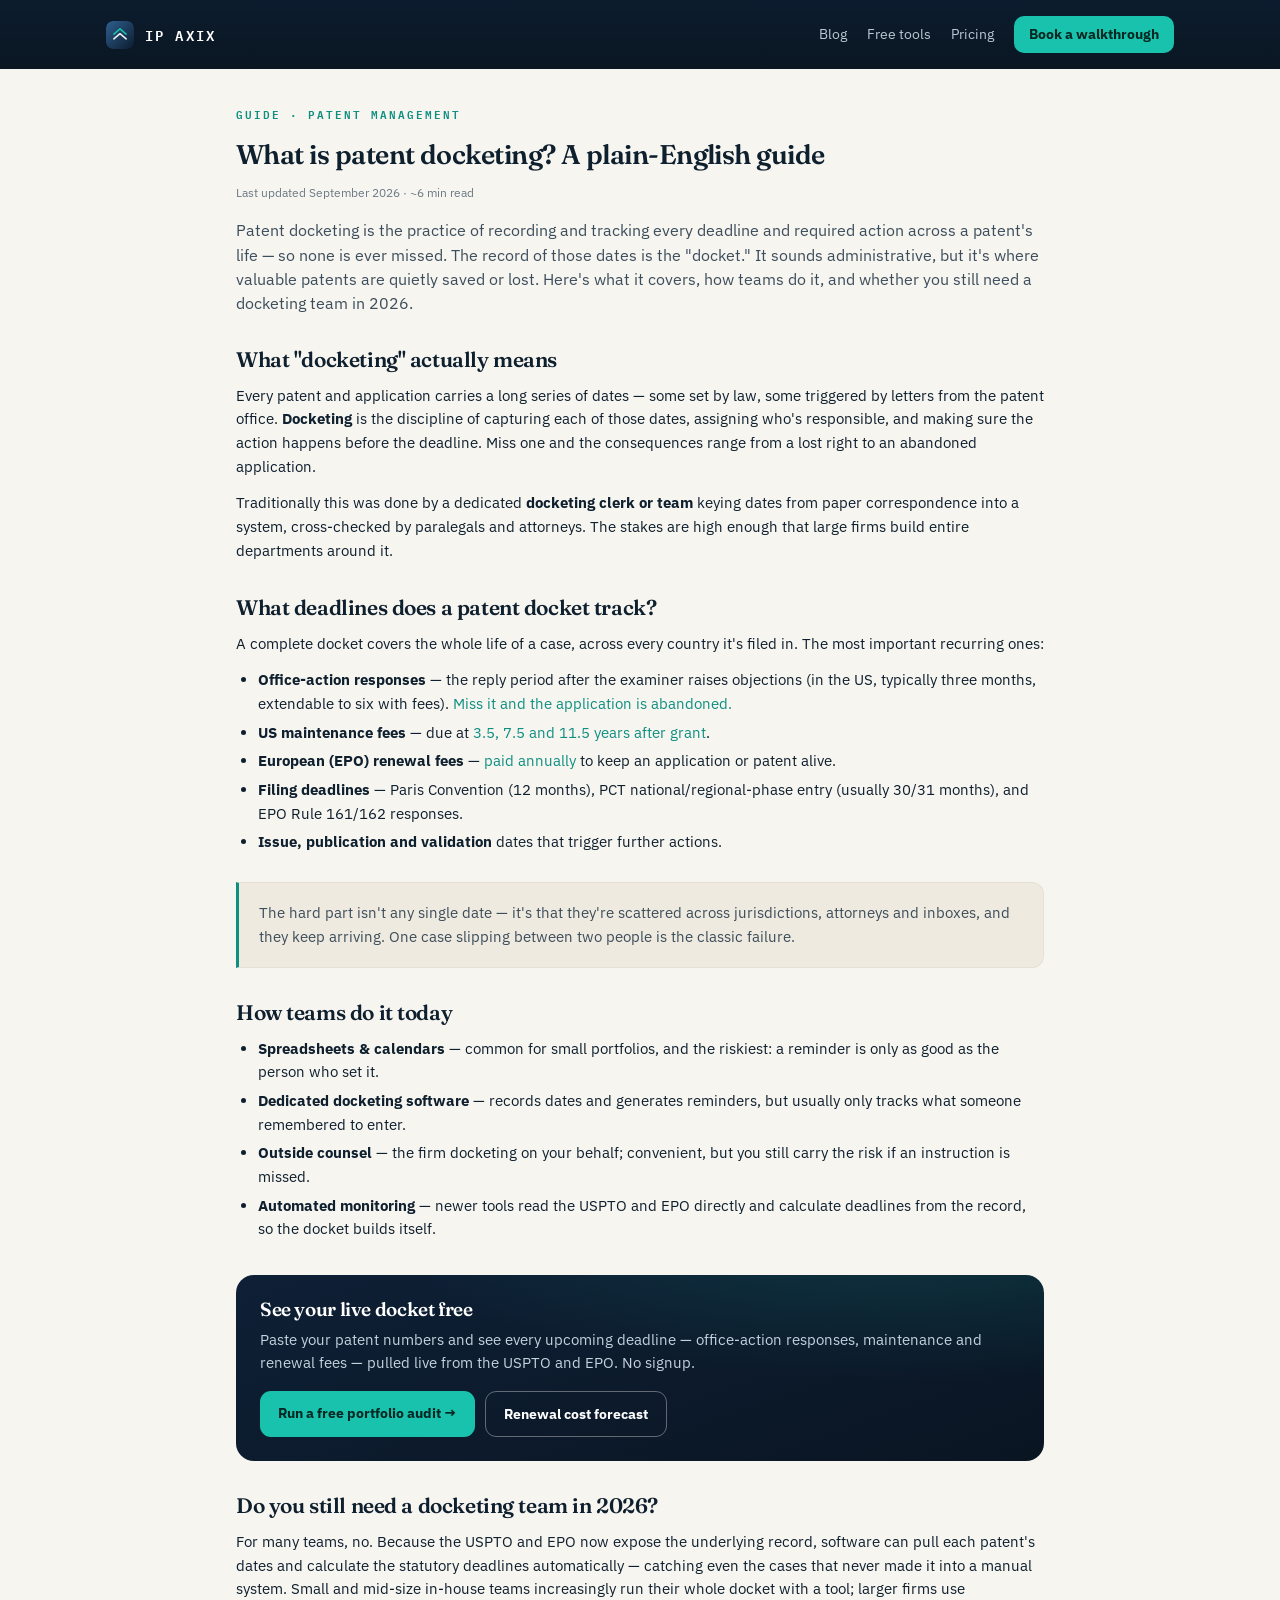
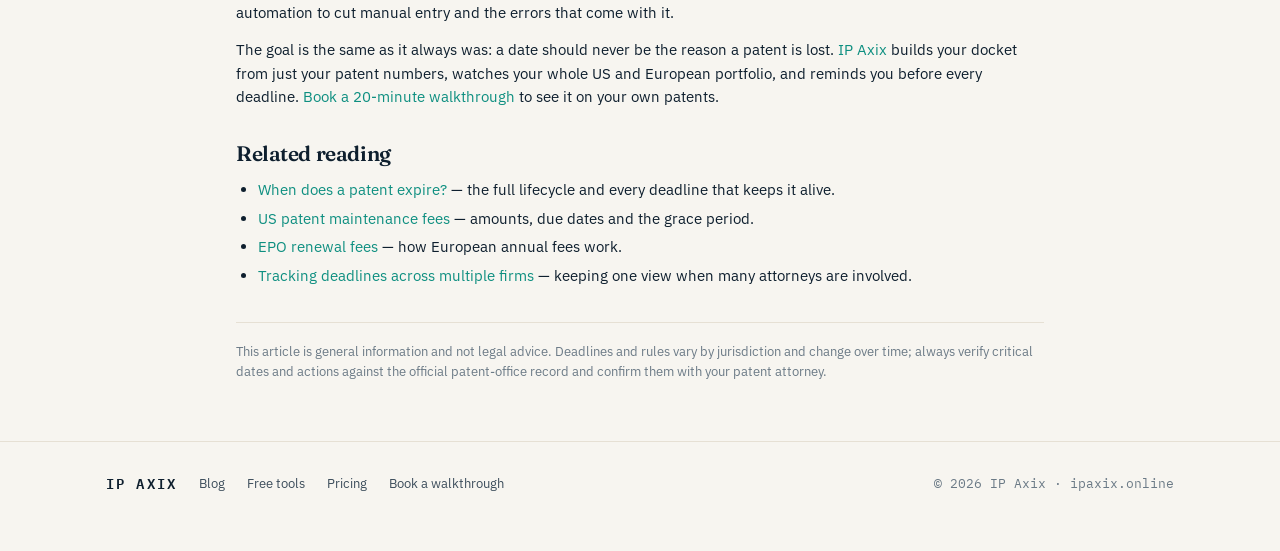
<file: blog/what-is-patent-docketing.html>
<!doctype html>
<html lang="en">
<head>
<meta charset="utf-8">
<meta name="viewport" content="width=device-width, initial-scale=1">
<title>What Is Patent Docketing? A Plain-English Guide (2026) — IP Axix</title>
<meta name="description" content="What patent docketing is, why it matters, the deadlines a docket tracks, how in-house teams and firms do it, and whether you still need a docketing team in 2026.">
<link rel="canonical" href="https://ipaxix.online/blog/what-is-patent-docketing">
<meta property="og:type" content="article">
<meta property="og:title" content="What Is Patent Docketing? A Plain-English Guide (2026)">
<meta property="og:description" content="What patent docketing is, the deadlines it tracks, how teams do it, and whether you still need a docketing team.">
<meta property="og:url" content="https://ipaxix.online/blog/what-is-patent-docketing">
<meta name="robots" content="index,follow">
<link rel="preconnect" href="https://fonts.googleapis.com">
<link rel="preconnect" href="https://fonts.gstatic.com" crossorigin>
<link rel="stylesheet" href="https://fonts.googleapis.com/css2?family=Fraunces:opsz,wght@9..144,400;9..144,600;9..144,700&family=IBM+Plex+Sans:wght@400;500;600;700&family=IBM+Plex+Mono:wght@500;600&display=swap">
<link rel="stylesheet" href="/blog/blog.css">
<script type="application/ld+json">
{"@context":"https://schema.org","@type":"Article","headline":"What Is Patent Docketing? A Plain-English Guide (2026)","description":"What patent docketing is, the deadlines it tracks, how teams do it, and whether you still need a docketing team.","author":{"@type":"Organization","name":"IP Axix"},"publisher":{"@type":"Organization","name":"IP Axix"},"mainEntityOfPage":"https://ipaxix.online/blog/what-is-patent-docketing","datePublished":"2026-09-30"}
</script>
<script type="application/ld+json">
{"@context":"https://schema.org","@type":"FAQPage","mainEntity":[
{"@type":"Question","name":"What is patent docketing?","acceptedAnswer":{"@type":"Answer","text":"Patent docketing is the practice of recording and tracking every deadline and required action in the life of a patent or application — filings, office-action responses, maintenance and renewal fees — so that none is missed. The record of those dates is called the docket."}},
{"@type":"Question","name":"What deadlines does a patent docket track?","acceptedAnswer":{"@type":"Answer","text":"Office-action response deadlines, issue and publication dates, US maintenance fees (3.5, 7.5 and 11.5 years after grant), European (EPO) annual renewal fees, national-phase and Paris Convention filing dates, and procedural deadlines such as EPO Rule 161/162 responses."}},
{"@type":"Question","name":"Do you still need a docketing team in 2026?","acceptedAnswer":{"@type":"Answer","text":"Not necessarily. Software can now pull deadlines directly from the USPTO and EPO and calculate them against the statutory rules automatically, so small and mid-size teams increasingly run their docket with a tool instead of a dedicated docketing department, while larger firms use software to reduce manual entry and error."}}]}
</script>
</head>
<body>

<div class="topbar"><div class="in">
  <a class="brand" href="https://ipaxix.online">
    <svg viewBox="0 0 64 64" xmlns="http://www.w3.org/2000/svg" aria-label="IP Axix"><defs><linearGradient id="l" x1="0" y1="0" x2="1" y2="1"><stop offset="0" stop-color="#2f5f8f"/><stop offset="1" stop-color="#0c1c2e"/></linearGradient></defs><rect width="64" height="64" rx="15" fill="url(#l)"/><polyline points="18,41 32,29 46,41" fill="none" stroke="#EAF1F8" stroke-width="3.4" stroke-linecap="round" stroke-linejoin="round"/><polyline points="18,30 32,18 46,30" fill="none" stroke="#19c2ac" stroke-width="3.4" stroke-linecap="round" stroke-linejoin="round"/></svg>
    <span class="wordmark">IP Axix</span></a>
  <div class="navlinks">
    <a href="/blog/">Blog</a>
    <a href="https://audit.ipaxix.online/">Free tools</a>
    <a href="https://ipaxix.online/#pricing">Pricing</a>
    <a class="cta" href="https://cal.com/ipaxix/20min" target="_blank" rel="noopener">Book a walkthrough</a>
  </div>
</div></div>

<div class="prose">
<article>
  <span class="eyebrow">Guide · Patent management</span>
  <h1>What is patent docketing? A plain-English guide</h1>
  <div class="meta">Last updated September 2026 · ~6 min read</div>
  <p class="lead">Patent docketing is the practice of recording and tracking every deadline and required action across a patent's life — so none is ever missed. The record of those dates is the "docket." It sounds administrative, but it's where valuable patents are quietly saved or lost. Here's what it covers, how teams do it, and whether you still need a docketing team in 2026.</p>

  <h2>What "docketing" actually means</h2>
  <p>Every patent and application carries a long series of dates — some set by law, some triggered by letters from the patent office. <strong>Docketing</strong> is the discipline of capturing each of those dates, assigning who's responsible, and making sure the action happens before the deadline. Miss one and the consequences range from a lost right to an abandoned application.</p>
  <p>Traditionally this was done by a dedicated <strong>docketing clerk or team</strong> keying dates from paper correspondence into a system, cross-checked by paralegals and attorneys. The stakes are high enough that large firms build entire departments around it.</p>

  <h2>What deadlines does a patent docket track?</h2>
  <p>A complete docket covers the whole life of a case, across every country it's filed in. The most important recurring ones:</p>
  <ul>
    <li><strong>Office-action responses</strong> — the reply period after the examiner raises objections (in the US, typically three months, extendable to six with fees). <a href="https://ipaxix.online/blog/missed-patent-deadline">Miss it and the application is abandoned.</a></li>
    <li><strong>US maintenance fees</strong> — due at <a href="https://ipaxix.online/blog/us-patent-maintenance-fees">3.5, 7.5 and 11.5 years after grant</a>.</li>
    <li><strong>European (EPO) renewal fees</strong> — <a href="https://ipaxix.online/blog/epo-renewal-fees">paid annually</a> to keep an application or patent alive.</li>
    <li><strong>Filing deadlines</strong> — Paris Convention (12 months), PCT national/regional-phase entry (usually 30/31 months), and EPO Rule 161/162 responses.</li>
    <li><strong>Issue, publication and validation</strong> dates that trigger further actions.</li>
  </ul>
  <p class="callout">The hard part isn't any single date — it's that they're scattered across jurisdictions, attorneys and inboxes, and they keep arriving. One case slipping between two people is the classic failure.</p>

  <h2>How teams do it today</h2>
  <ul>
    <li><strong>Spreadsheets &amp; calendars</strong> — common for small portfolios, and the riskiest: a reminder is only as good as the person who set it.</li>
    <li><strong>Dedicated docketing software</strong> — records dates and generates reminders, but usually only tracks what someone remembered to enter.</li>
    <li><strong>Outside counsel</strong> — the firm docketing on your behalf; convenient, but you still carry the risk if an instruction is missed.</li>
    <li><strong>Automated monitoring</strong> — newer tools read the USPTO and EPO directly and calculate deadlines from the record, so the docket builds itself.</li>
  </ul>

  <div class="toolcta">
    <h3>See your live docket free</h3>
    <p>Paste your patent numbers and see every upcoming deadline — office-action responses, maintenance and renewal fees — pulled live from the USPTO and EPO. No signup.</p>
    <div class="btns">
      <a class="btn p" href="https://audit.ipaxix.online/">Run a free portfolio audit →</a>
      <a class="btn g" href="https://audit.ipaxix.online/forecast">Renewal cost forecast</a>
    </div>
  </div>

  <h2>Do you still need a docketing team in 2026?</h2>
  <p>For many teams, no. Because the USPTO and EPO now expose the underlying record, software can pull each patent's dates and calculate the statutory deadlines automatically — catching even the cases that never made it into a manual system. Small and mid-size in-house teams increasingly run their whole docket with a tool; larger firms use automation to cut manual entry and the errors that come with it.</p>
  <p>The goal is the same as it always was: a date should never be the reason a patent is lost. <a href="https://ipaxix.online/#how">IP Axix</a> builds your docket from just your patent numbers, watches your whole US and European portfolio, and reminds you before every deadline. <a href="https://cal.com/ipaxix/20min" target="_blank" rel="noopener">Book a 20-minute walkthrough</a> to see it on your own patents.</p>

  <h2>Related reading</h2>
  <ul>
    <li><a href="https://ipaxix.online/blog/when-does-a-patent-expire">When does a patent expire?</a> — the full lifecycle and every deadline that keeps it alive.</li>
    <li><a href="https://ipaxix.online/blog/us-patent-maintenance-fees">US patent maintenance fees</a> — amounts, due dates and the grace period.</li>
    <li><a href="https://ipaxix.online/blog/epo-renewal-fees">EPO renewal fees</a> — how European annual fees work.</li>
    <li><a href="https://ipaxix.online/blog/track-patent-deadlines-multiple-firms">Tracking deadlines across multiple firms</a> — keeping one view when many attorneys are involved.</li>
  </ul>

  <p class="disclaimer">This article is general information and not legal advice. Deadlines and rules vary by jurisdiction and change over time; always verify critical dates and actions against the official patent-office record and confirm them with your patent attorney.</p>
</article>
</div>

<footer class="site"><div class="in">
  <span class="wordmark" style="color:var(--ink)">IP Axix</span>
  <a href="/blog/">Blog</a>
  <a href="https://audit.ipaxix.online/">Free tools</a>
  <a href="https://ipaxix.online/#pricing">Pricing</a>
  <a href="https://cal.com/ipaxix/20min" target="_blank" rel="noopener">Book a walkthrough</a>
  <span style="flex:1"></span>
  <span class="mono">© 2026 IP Axix · ipaxix.online</span>
</div></footer>

</body>
</html>
</file>
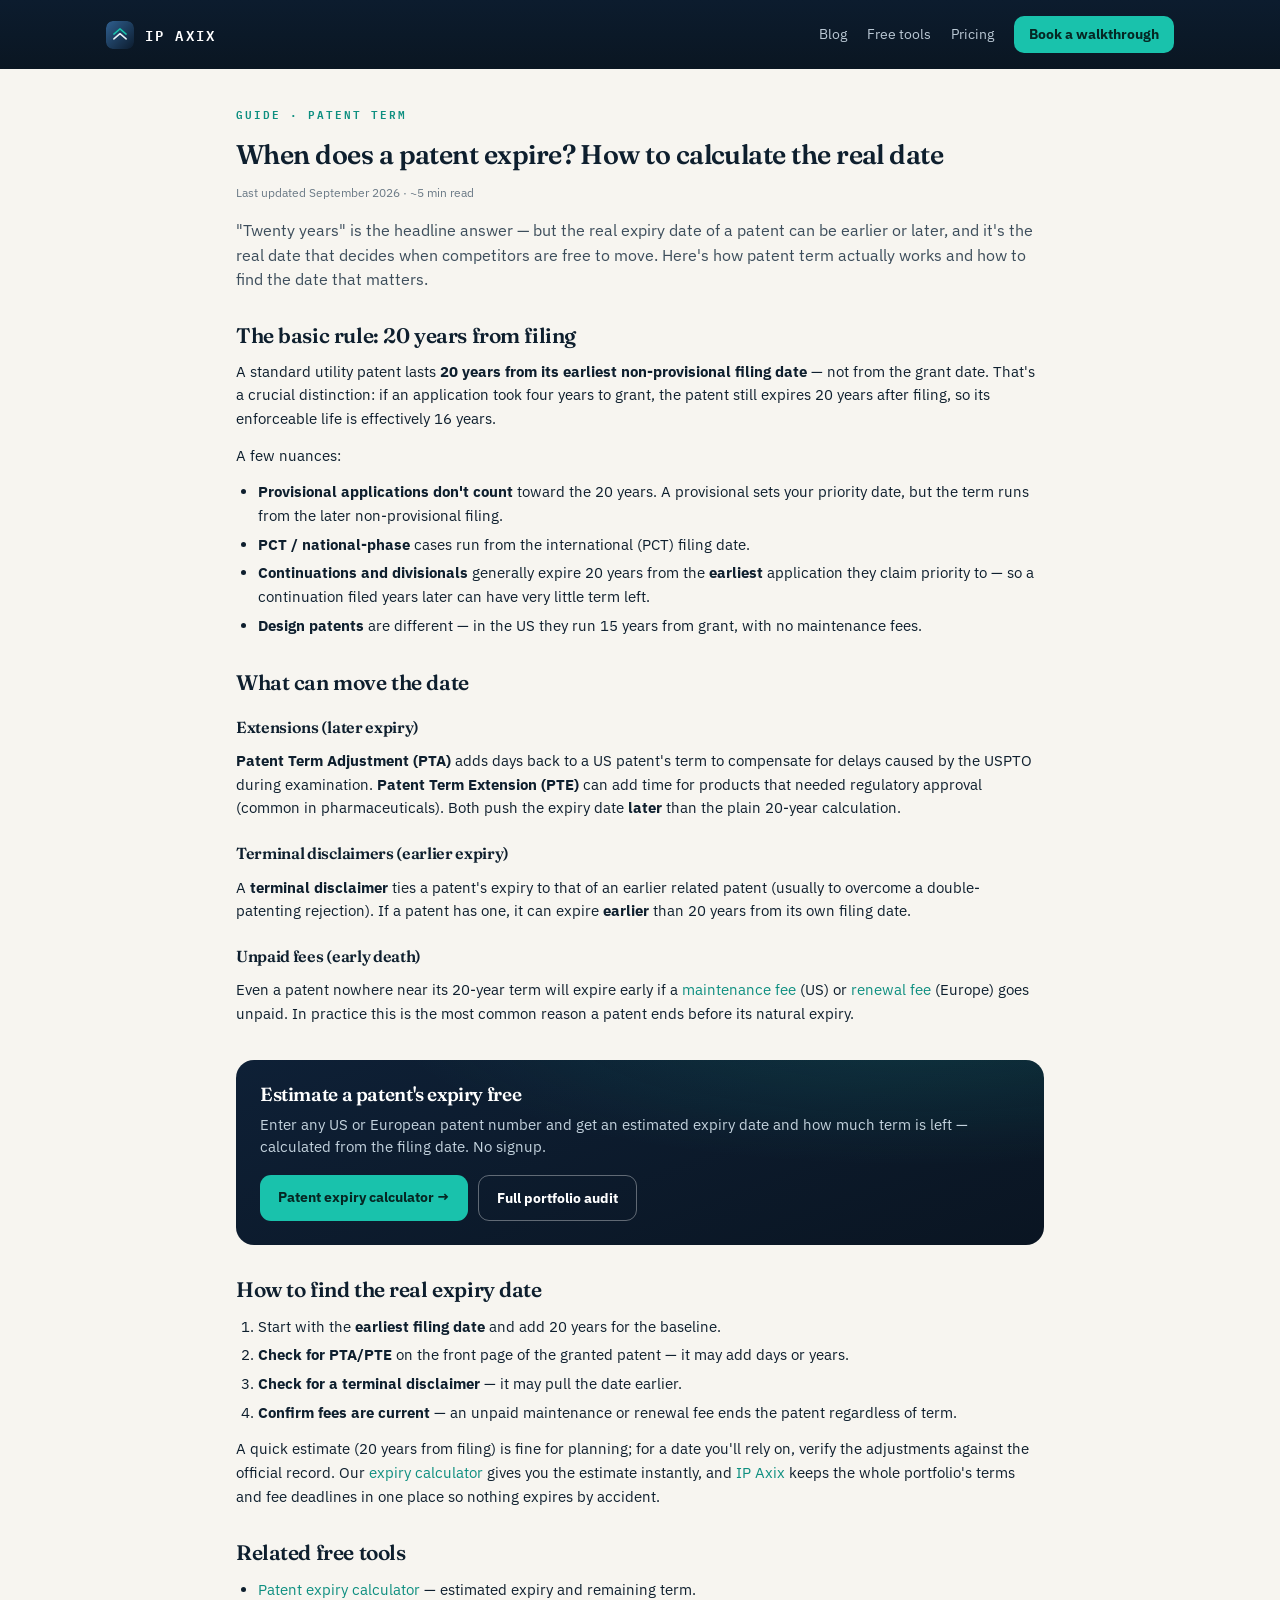
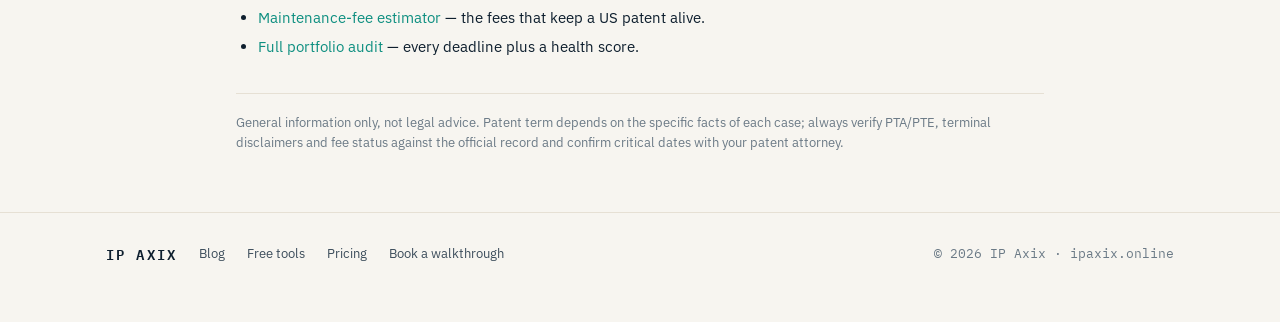
<file: blog/when-does-a-patent-expire.html>
<!doctype html>
<html lang="en">
<head>
<meta charset="utf-8">
<meta name="viewport" content="width=device-width, initial-scale=1">
<title>When Does a Patent Expire? How to Calculate the Real Date — IP Axix</title>
<meta name="description" content="How long a patent lasts and how to work out its real expiry date: the 20-year term, patent term adjustment (PTA/PTE), terminal disclaimers, and why maintenance fees matter.">
<link rel="canonical" href="https://ipaxix.online/blog/when-does-a-patent-expire">
<meta property="og:type" content="article">
<meta property="og:title" content="When Does a Patent Expire? How to Calculate the Real Date">
<meta property="og:description" content="The 20-year patent term, PTA/PTE extensions, terminal disclaimers, and how to find a patent's real expiry date.">
<meta property="og:url" content="https://ipaxix.online/blog/when-does-a-patent-expire">
<meta name="robots" content="index,follow">
<link rel="preconnect" href="https://fonts.googleapis.com">
<link rel="preconnect" href="https://fonts.gstatic.com" crossorigin>
<link rel="stylesheet" href="https://fonts.googleapis.com/css2?family=Fraunces:opsz,wght@9..144,400;9..144,600;9..144,700&family=IBM+Plex+Sans:wght@400;500;600;700&family=IBM+Plex+Mono:wght@500;600&display=swap">
<link rel="stylesheet" href="/blog/blog.css">
<script type="application/ld+json">
{"@context":"https://schema.org","@type":"Article","headline":"When Does a Patent Expire? How to Calculate the Real Date","description":"The 20-year patent term, PTA/PTE extensions, terminal disclaimers, and how to find a patent's real expiry date.","author":{"@type":"Organization","name":"IP Axix"},"publisher":{"@type":"Organization","name":"IP Axix"},"mainEntityOfPage":"https://ipaxix.online/blog/when-does-a-patent-expire","datePublished":"2026-09-13"}
</script>
<script type="application/ld+json">
{"@context":"https://schema.org","@type":"FAQPage","mainEntity":[
{"@type":"Question","name":"How long does a patent last?","acceptedAnswer":{"@type":"Answer","text":"A standard utility patent lasts 20 years from its earliest non-provisional filing date, provided maintenance or renewal fees are paid. The date can be extended by patent term adjustment or extension, or shortened by a terminal disclaimer."}},
{"@type":"Question","name":"Does the 20 years run from filing or grant?","acceptedAnswer":{"@type":"Answer","text":"From filing, not grant. The 20-year term is measured from the earliest non-provisional (or PCT international) filing date, so a patent that took years to grant has a shorter enforceable life."}}]}
</script>
</head>
<body>

<div class="topbar"><div class="in">
  <a class="brand" href="https://ipaxix.online">
    <svg viewBox="0 0 64 64" xmlns="http://www.w3.org/2000/svg" aria-label="IP Axix"><defs><linearGradient id="l" x1="0" y1="0" x2="1" y2="1"><stop offset="0" stop-color="#2f5f8f"/><stop offset="1" stop-color="#0c1c2e"/></linearGradient></defs><rect width="64" height="64" rx="15" fill="url(#l)"/><polyline points="18,41 32,29 46,41" fill="none" stroke="#EAF1F8" stroke-width="3.4" stroke-linecap="round" stroke-linejoin="round"/><polyline points="18,30 32,18 46,30" fill="none" stroke="#19c2ac" stroke-width="3.4" stroke-linecap="round" stroke-linejoin="round"/></svg>
    <span class="wordmark">IP Axix</span></a>
  <div class="navlinks">
    <a href="/blog/">Blog</a>
    <a href="https://audit.ipaxix.online/">Free tools</a>
    <a href="https://ipaxix.online/#pricing">Pricing</a>
    <a class="cta" href="https://cal.com/ipaxix/20min" target="_blank" rel="noopener">Book a walkthrough</a>
  </div>
</div></div>

<div class="prose">
<article>
  <span class="eyebrow">Guide · Patent term</span>
  <h1>When does a patent expire? How to calculate the real date</h1>
  <div class="meta">Last updated September 2026 · ~5 min read</div>
  <p class="lead">"Twenty years" is the headline answer — but the real expiry date of a patent can be earlier or later, and it's the real date that decides when competitors are free to move. Here's how patent term actually works and how to find the date that matters.</p>

  <h2>The basic rule: 20 years from filing</h2>
  <p>A standard utility patent lasts <strong>20 years from its earliest non-provisional filing date</strong> — not from the grant date. That's a crucial distinction: if an application took four years to grant, the patent still expires 20 years after filing, so its enforceable life is effectively 16 years.</p>
  <p>A few nuances:</p>
  <ul>
    <li><strong>Provisional applications don't count</strong> toward the 20 years. A provisional sets your priority date, but the term runs from the later non-provisional filing.</li>
    <li><strong>PCT / national-phase</strong> cases run from the international (PCT) filing date.</li>
    <li><strong>Continuations and divisionals</strong> generally expire 20 years from the <strong>earliest</strong> application they claim priority to — so a continuation filed years later can have very little term left.</li>
    <li><strong>Design patents</strong> are different — in the US they run 15 years from grant, with no maintenance fees.</li>
  </ul>

  <h2>What can move the date</h2>
  <h3>Extensions (later expiry)</h3>
  <p><strong>Patent Term Adjustment (PTA)</strong> adds days back to a US patent's term to compensate for delays caused by the USPTO during examination. <strong>Patent Term Extension (PTE)</strong> can add time for products that needed regulatory approval (common in pharmaceuticals). Both push the expiry date <strong>later</strong> than the plain 20-year calculation.</p>
  <h3>Terminal disclaimers (earlier expiry)</h3>
  <p>A <strong>terminal disclaimer</strong> ties a patent's expiry to that of an earlier related patent (usually to overcome a double-patenting rejection). If a patent has one, it can expire <strong>earlier</strong> than 20 years from its own filing date.</p>
  <h3>Unpaid fees (early death)</h3>
  <p>Even a patent nowhere near its 20-year term will expire early if a <a href="https://ipaxix.online/blog/us-patent-maintenance-fees">maintenance fee</a> (US) or <a href="https://ipaxix.online/blog/epo-renewal-fees">renewal fee</a> (Europe) goes unpaid. In practice this is the most common reason a patent ends before its natural expiry.</p>

  <div class="toolcta">
    <h3>Estimate a patent's expiry free</h3>
    <p>Enter any US or European patent number and get an estimated expiry date and how much term is left — calculated from the filing date. No signup.</p>
    <div class="btns">
      <a class="btn p" href="https://audit.ipaxix.online/expiry">Patent expiry calculator →</a>
      <a class="btn g" href="https://audit.ipaxix.online/">Full portfolio audit</a>
    </div>
  </div>

  <h2>How to find the real expiry date</h2>
  <ol>
    <li>Start with the <strong>earliest filing date</strong> and add 20 years for the baseline.</li>
    <li><strong>Check for PTA/PTE</strong> on the front page of the granted patent — it may add days or years.</li>
    <li><strong>Check for a terminal disclaimer</strong> — it may pull the date earlier.</li>
    <li><strong>Confirm fees are current</strong> — an unpaid maintenance or renewal fee ends the patent regardless of term.</li>
  </ol>
  <p>A quick estimate (20 years from filing) is fine for planning; for a date you'll rely on, verify the adjustments against the official record. Our <a href="https://audit.ipaxix.online/expiry">expiry calculator</a> gives you the estimate instantly, and <a href="https://ipaxix.online/#how">IP Axix</a> keeps the whole portfolio's terms and fee deadlines in one place so nothing expires by accident.</p>

  <h2>Related free tools</h2>
  <ul>
    <li><a href="https://audit.ipaxix.online/expiry">Patent expiry calculator</a> — estimated expiry and remaining term.</li>
    <li><a href="https://audit.ipaxix.online/annuity">Maintenance-fee estimator</a> — the fees that keep a US patent alive.</li>
    <li><a href="https://audit.ipaxix.online/">Full portfolio audit</a> — every deadline plus a health score.</li>
  </ul>

  <p class="disclaimer">General information only, not legal advice. Patent term depends on the specific facts of each case; always verify PTA/PTE, terminal disclaimers and fee status against the official record and confirm critical dates with your patent attorney.</p>
</article>
</div>

<footer class="site"><div class="in">
  <span class="wordmark" style="color:var(--ink)">IP Axix</span>
  <a href="/blog/">Blog</a>
  <a href="https://audit.ipaxix.online/">Free tools</a>
  <a href="https://ipaxix.online/#pricing">Pricing</a>
  <a href="https://cal.com/ipaxix/20min" target="_blank" rel="noopener">Book a walkthrough</a>
  <span style="flex:1"></span>
  <span class="mono">© 2026 IP Axix · ipaxix.online</span>
</div></footer>

</body>
</html>
</file>
<file: blog/blog.css>
/* IP Axix blog — shared styles (premium, matches the homepage system) */
:root{
  --ink:#0e1f2e; --ink-soft:#3c4d5b; --mut:#6b7a86;
  --paper:#f7f5f0; --paper-2:#efeadf; --card:#ffffff;
  --line:#e6e0d4; --line-soft:#efeade;
  --navy:#0c1c2e; --teal:#0e8f80; --teal-bright:#19c2ac;
  --sh-sm:0 1px 2px rgba(14,31,46,.05),0 8px 24px -16px rgba(14,31,46,.3);
}
@media (prefers-color-scheme:dark){:root{
  --ink:#eef3f5; --ink-soft:#c4cfd6; --mut:#8a98a2; --paper:#0a1119; --paper-2:#0e1721; --card:#121d28;
  --line:#233240; --line-soft:#1b2732; --teal:#3fc8b6;
}}
*{box-sizing:border-box}
html{-webkit-text-size-adjust:100%;scroll-behavior:smooth}
body{margin:0;background:var(--paper);color:var(--ink);font-family:"IBM Plex Sans",system-ui,-apple-system,sans-serif;line-height:1.58;-webkit-font-smoothing:antialiased}
a{color:var(--teal);text-decoration:none} a:hover{text-decoration:underline}
::selection{background:rgba(25,194,172,.28)}
.in{max-width:1120px;margin:0 auto;padding:0 26px}
.prose{max-width:860px;margin:0 auto;padding:0 26px}
.mono{font-family:"IBM Plex Mono",ui-monospace,monospace;font-variant-numeric:tabular-nums}

/* nav (dark bar, matches site) */
.topbar{background:linear-gradient(180deg,#0c1c2e,#0a1622);color:#eaf1f5}
.topbar .in{display:flex;align-items:center;gap:14px 20px;flex-wrap:wrap;padding:16px 26px}
.brand{display:flex;align-items:center;gap:11px;text-decoration:none;color:#fff}
.brand:hover{text-decoration:none}
.brand svg{width:28px;height:28px;border-radius:7px;display:block}
.wordmark{font-family:"IBM Plex Mono",monospace;font-weight:600;letter-spacing:.16em;text-transform:uppercase;font-size:13.5px}
.navlinks{margin-left:auto;display:flex;gap:8px 20px;flex-wrap:wrap;align-items:center;font-size:13.5px}
.navlinks a{color:#b9c7d3} .navlinks a:hover{color:#fff;text-decoration:none}
.navlinks .cta{background:var(--teal-bright);color:#052723;font-weight:700;padding:8px 15px;border-radius:10px}
.navlinks .cta:hover{filter:brightness(1.05);text-decoration:none}

/* article */
h1,h2,h3{font-family:"Fraunces",Georgia,serif;letter-spacing:-.02em;line-height:1.15;color:var(--ink)}
.eyebrow{font-family:"IBM Plex Mono",monospace;font-size:11px;font-weight:600;letter-spacing:.18em;text-transform:uppercase;color:var(--teal)}
article{padding:32px 0 20px}
article h1{font-weight:600;font-size:clamp(22px,2.3vw,27px);margin:12px 0 0;line-height:1.22}
.meta{font-size:12px;color:var(--mut);margin-top:12px}
.lead{font-size:15.5px;color:var(--ink-soft);margin:16px 0 0;line-height:1.55}
article h2{font-weight:600;font-size:clamp(18px,1.9vw,21px);margin:32px 0 0}
article h3{font-weight:600;font-size:16px;margin:24px 0 0}
article p{font-size:15px;margin:13px 0 0}
article ul,article ol{font-size:15px;margin:13px 0 0;padding-left:22px}
article li{margin:5px 0}
article strong{font-weight:700}
.twrap{overflow-x:auto;margin:22px 0 0;border:1px solid var(--line);border-radius:12px}
table.fee{width:100%;border-collapse:collapse;font-size:14.5px;min-width:440px}
table.fee th,table.fee td{padding:11px 14px;text-align:left;border-bottom:1px solid var(--line-soft)}
table.fee thead th{background:var(--paper-2);font-size:11px;letter-spacing:.05em;text-transform:uppercase;color:var(--mut);font-weight:700}
table.fee tbody tr:last-child td{border-bottom:none}
table.fee td:first-child{font-weight:600}
.callout{margin:28px 0 0;padding:18px 20px;background:var(--paper-2);border:1px solid var(--line);border-left:3px solid var(--teal);border-radius:0 12px 12px 0;font-size:15px;color:var(--ink-soft)}
.callout b{color:var(--ink)}
/* inline tool CTA */
.toolcta{margin:34px 0 0;padding:24px;background:radial-gradient(120% 140% at 85% -20%,rgba(25,194,172,.16),transparent 55%),linear-gradient(160deg,#0e2036,#0a1522);color:#fff;border-radius:18px}
.toolcta h3{color:#fff;font-size:19px;margin:0}
.toolcta p{color:#c3d2dd;font-size:14.5px;margin:8px 0 0}
.toolcta .btns{display:flex;gap:10px;flex-wrap:wrap;margin-top:16px}
.toolcta .btn{display:inline-block;font-weight:700;font-size:14px;padding:11px 18px;border-radius:11px;text-decoration:none}
.toolcta .btn.p{background:var(--teal-bright);color:#052723} .toolcta .btn.p:hover{filter:brightness(1.05);text-decoration:none}
.toolcta .btn.g{border:1px solid rgba(255,255,255,.35);color:#fff} .toolcta .btn.g:hover{border-color:#fff;text-decoration:none}
.disclaimer{margin:34px 0 0;font-size:12.5px;color:var(--mut);line-height:1.6;border-top:1px solid var(--line);padding-top:18px}

/* blog index */
.masthead{padding:46px 0 8px;text-align:center}
.masthead h1{font-weight:600;font-size:clamp(25px,3vw,32px);margin:12px 0 0}
.masthead p{font-size:15px;color:var(--ink-soft);max-width:56ch;margin:14px auto 0}
.posts{display:grid;grid-template-columns:repeat(auto-fit,minmax(300px,1fr));gap:16px;padding:36px 0 60px}
.post{display:flex;flex-direction:column;background:var(--card);border:1px solid var(--line);border-radius:16px;padding:24px;box-shadow:var(--sh-sm);transition:transform .18s,box-shadow .18s,border-color .18s}
.post:hover{transform:translateY(-4px);box-shadow:0 24px 60px -30px rgba(14,31,46,.4);border-color:color-mix(in srgb,var(--teal) 40%,var(--line));text-decoration:none}
.post .k{font-family:"IBM Plex Mono",monospace;font-size:10px;font-weight:600;letter-spacing:.12em;text-transform:uppercase;color:var(--teal)}
.post h2{font-size:18px;font-weight:600;margin:10px 0 0;color:var(--ink);line-height:1.25}
.post p{font-size:14px;color:var(--ink-soft);margin:9px 0 0;flex:1}
.post .go{margin-top:14px;font-size:13px;font-weight:700;color:var(--teal)}

footer.site{border-top:1px solid var(--line);padding:30px 0 56px;color:var(--mut);font-size:12.5px;line-height:1.7;margin-top:40px}
footer.site .in{display:flex;gap:8px 22px;flex-wrap:wrap;align-items:center}
footer.site a{color:var(--ink-soft)}
</file>
